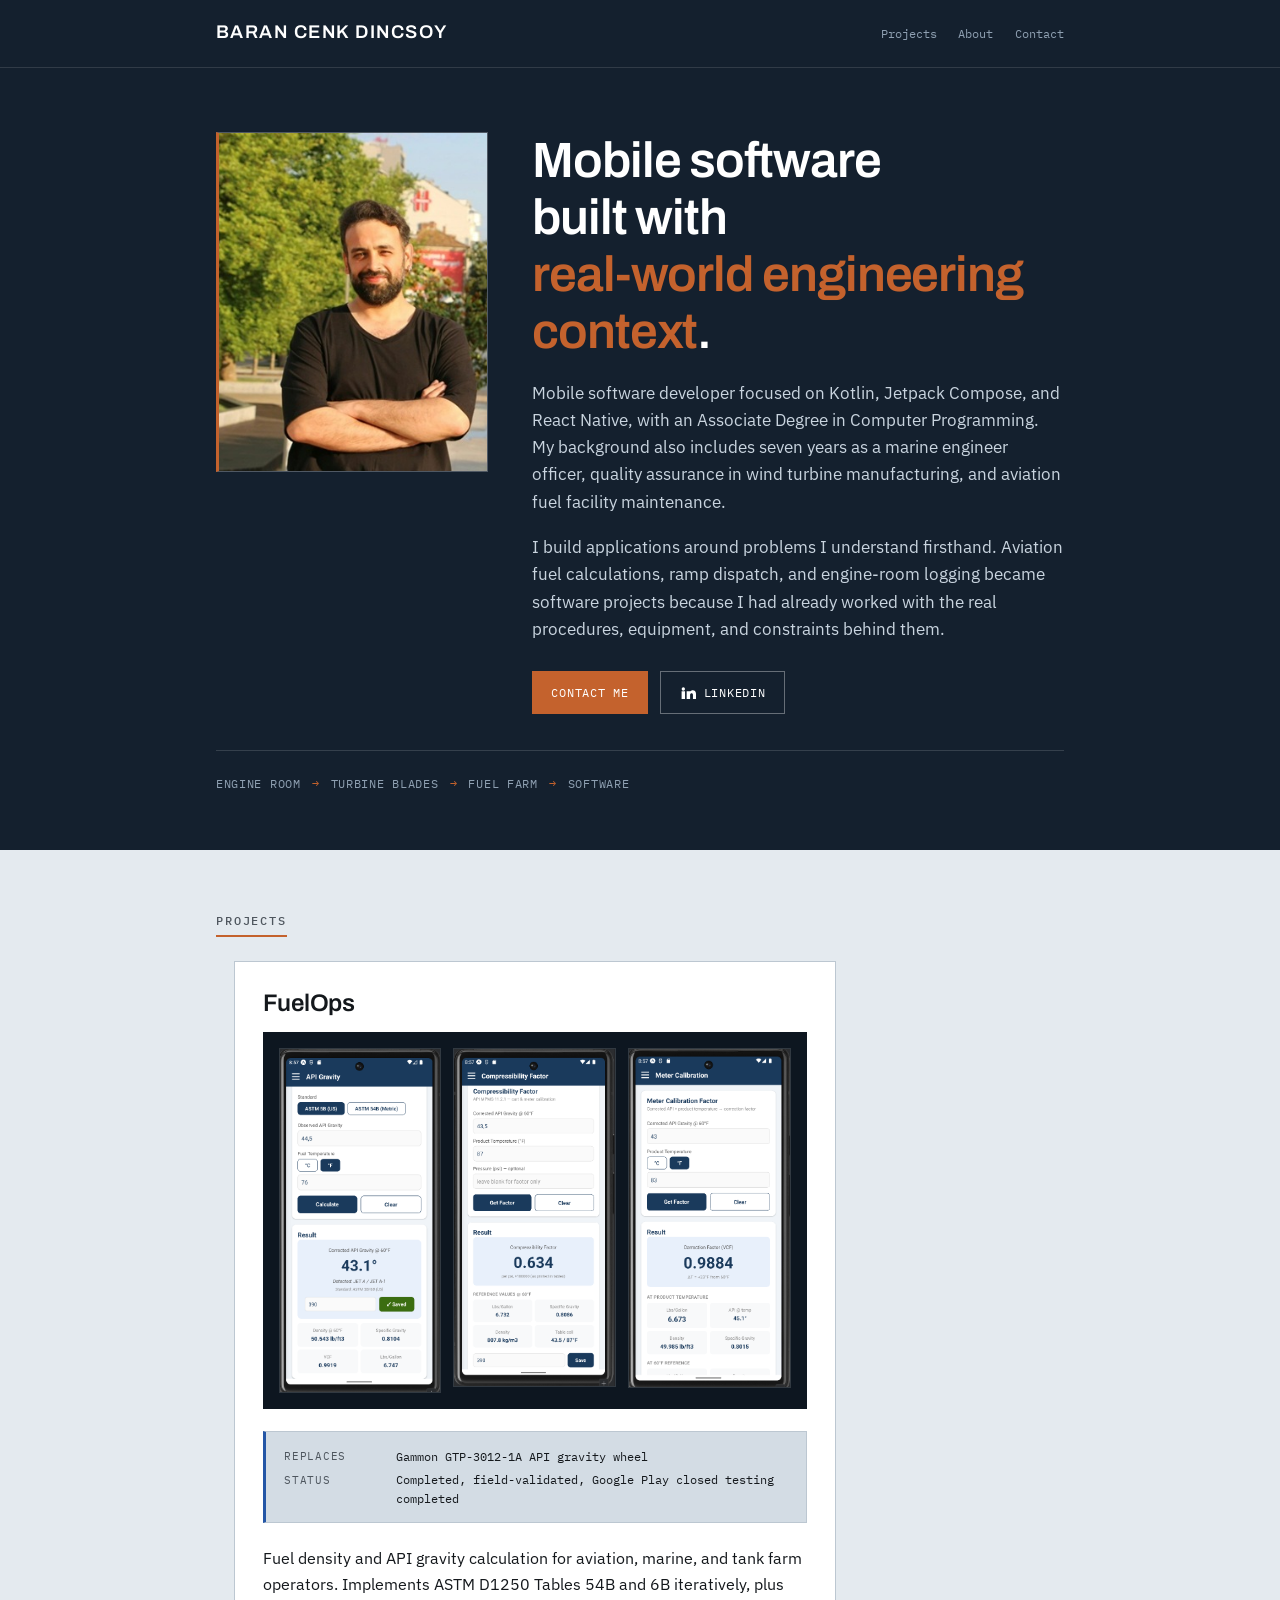
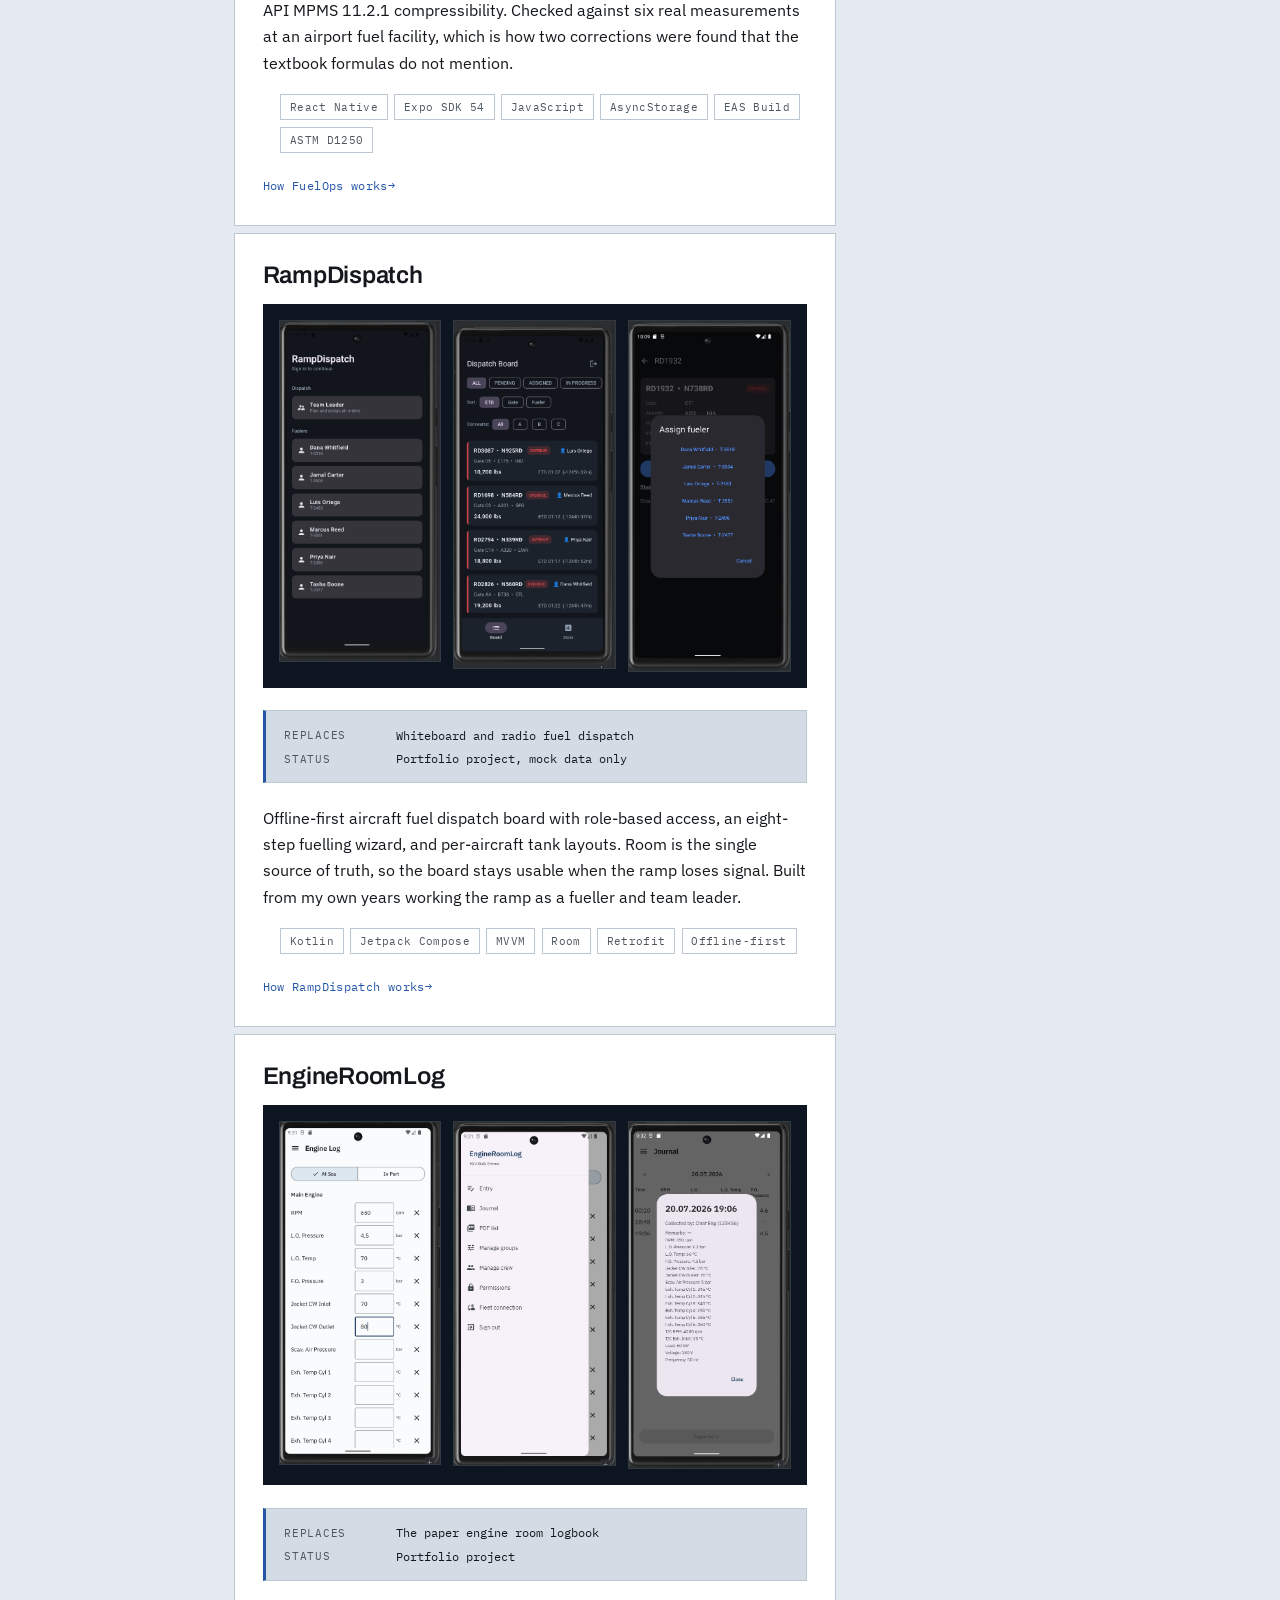
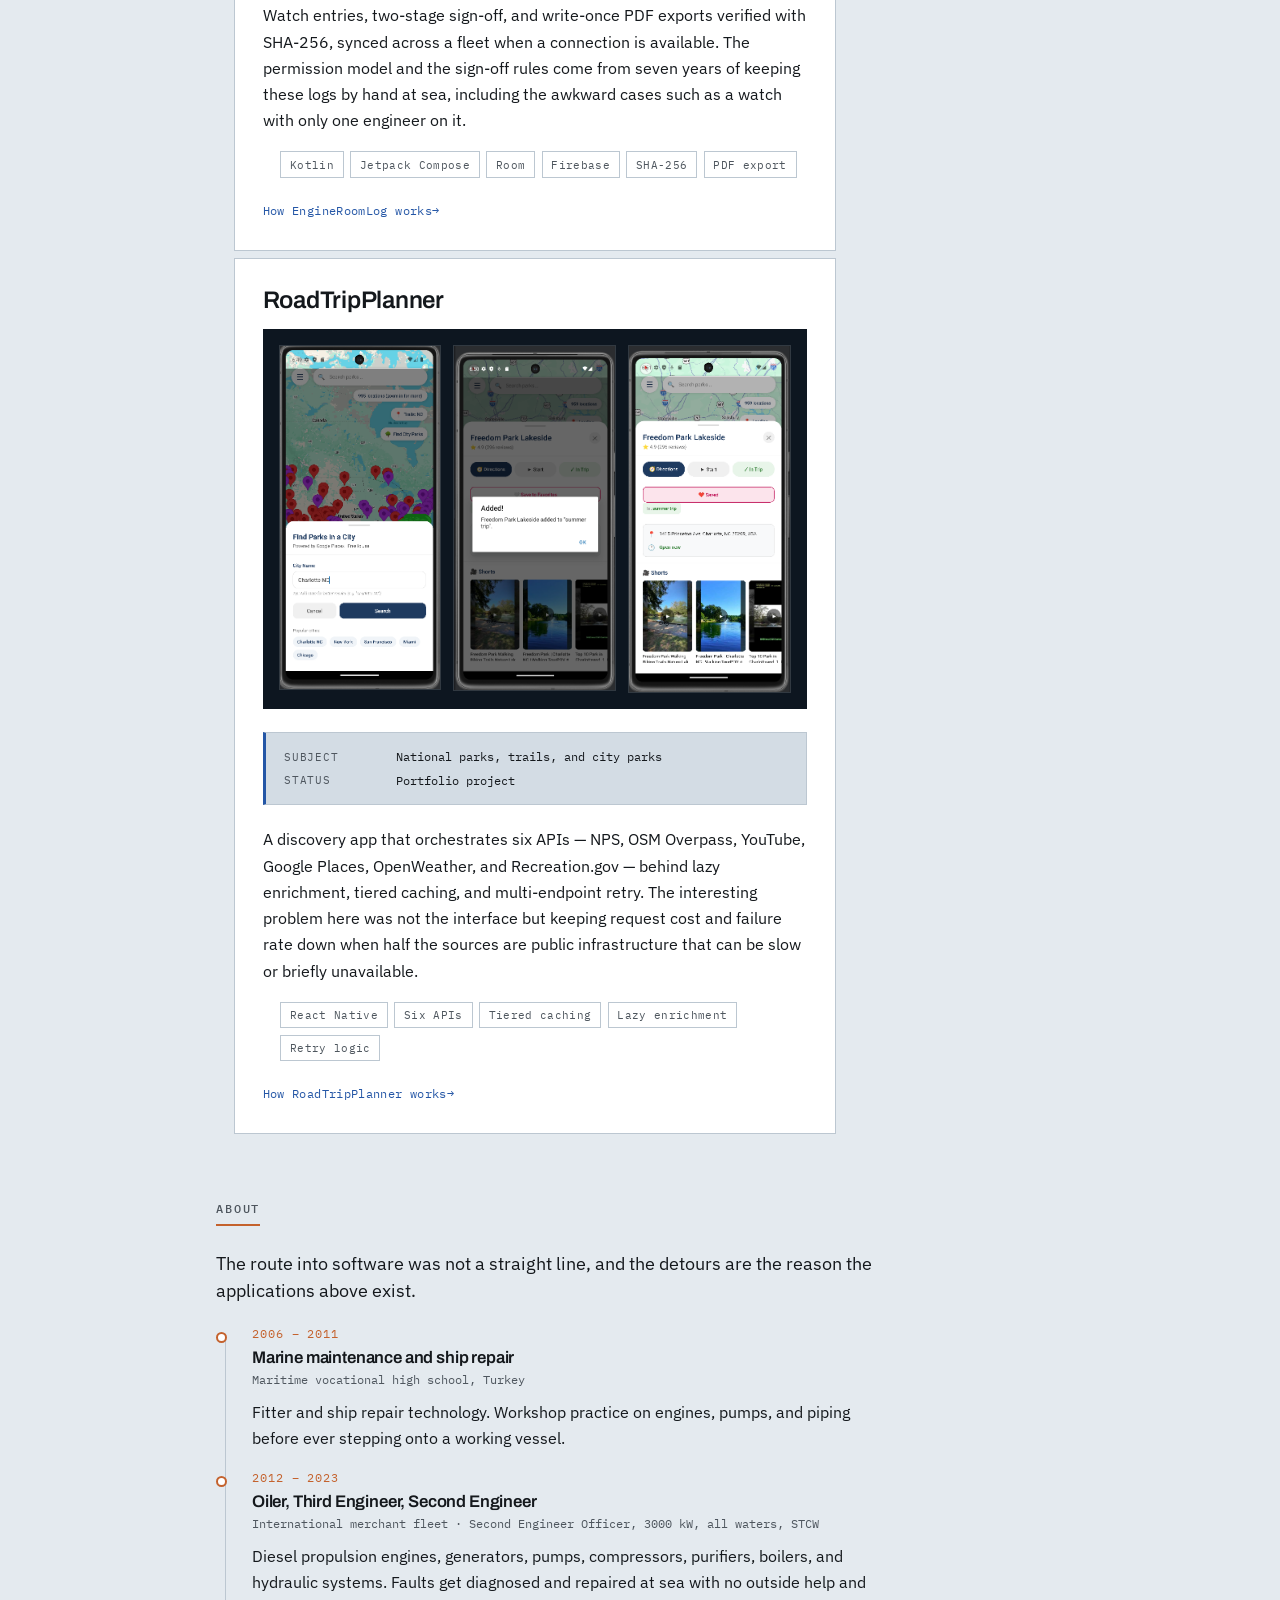
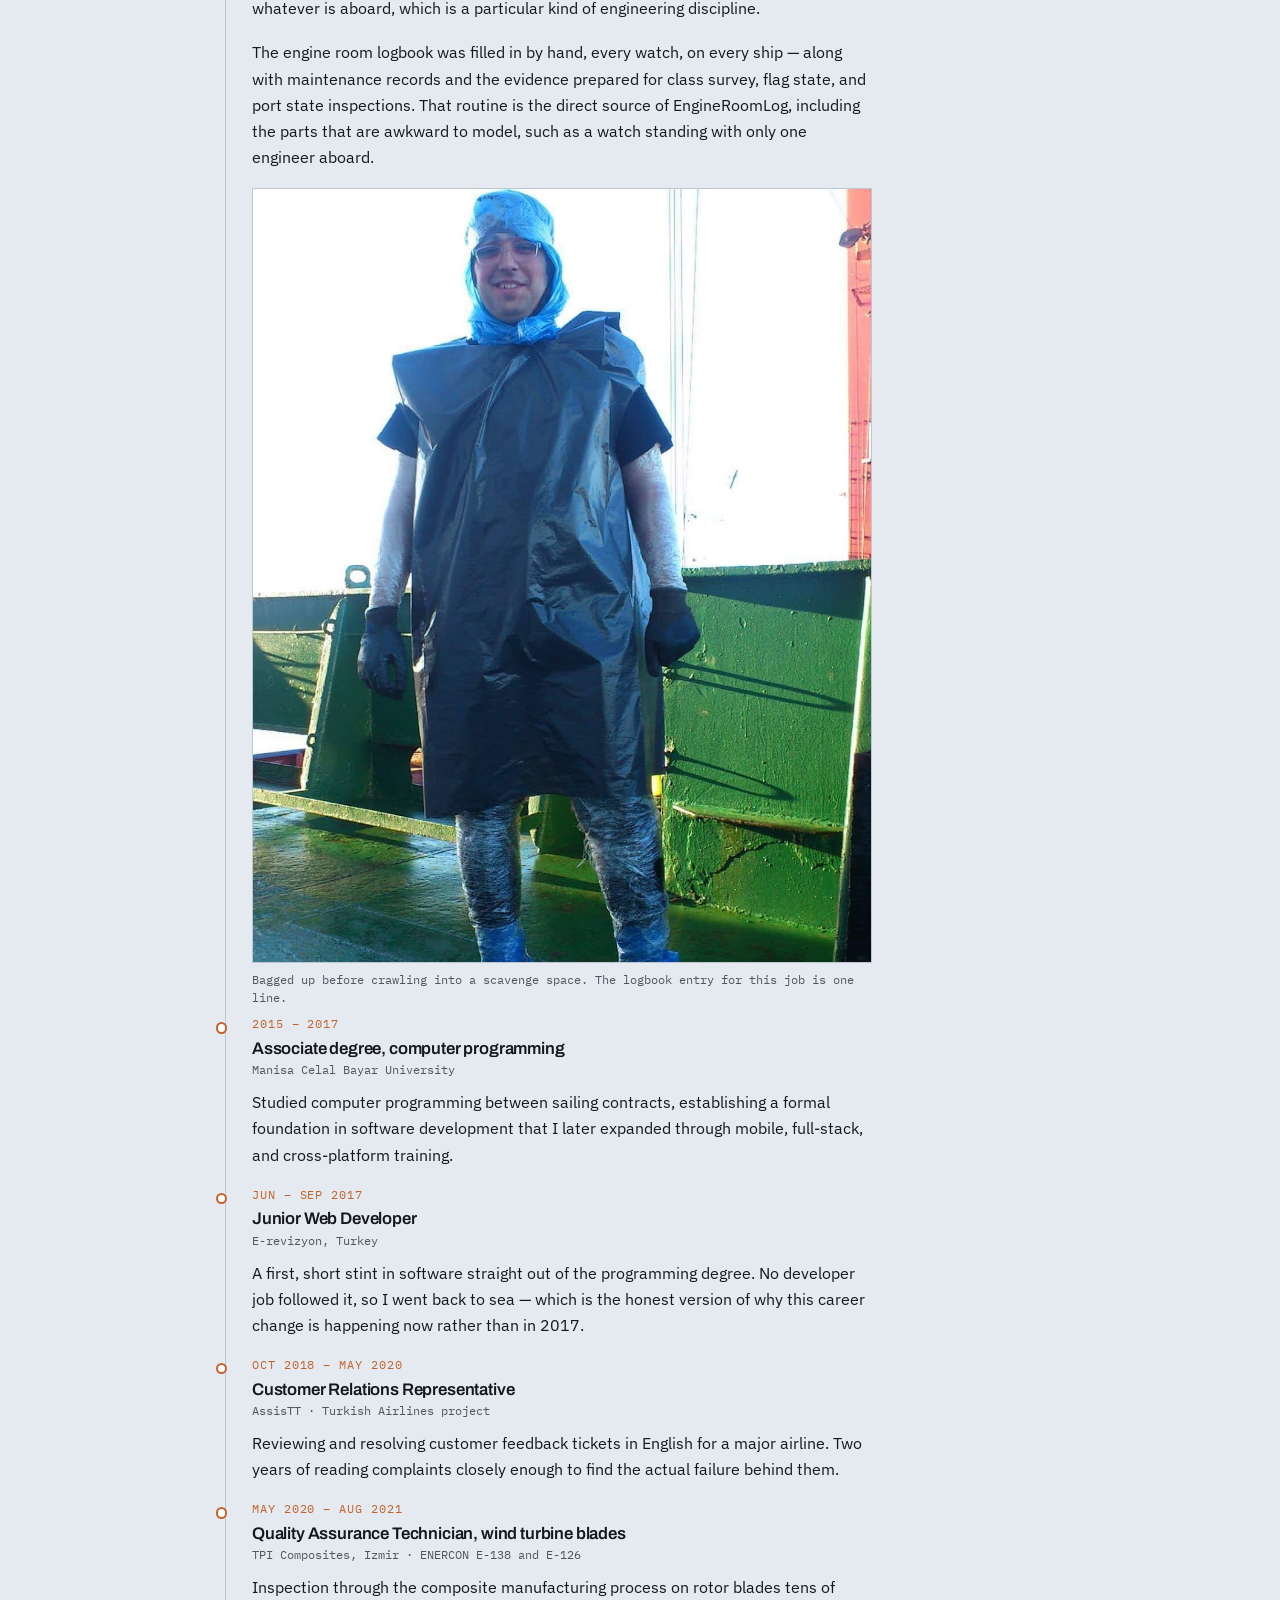
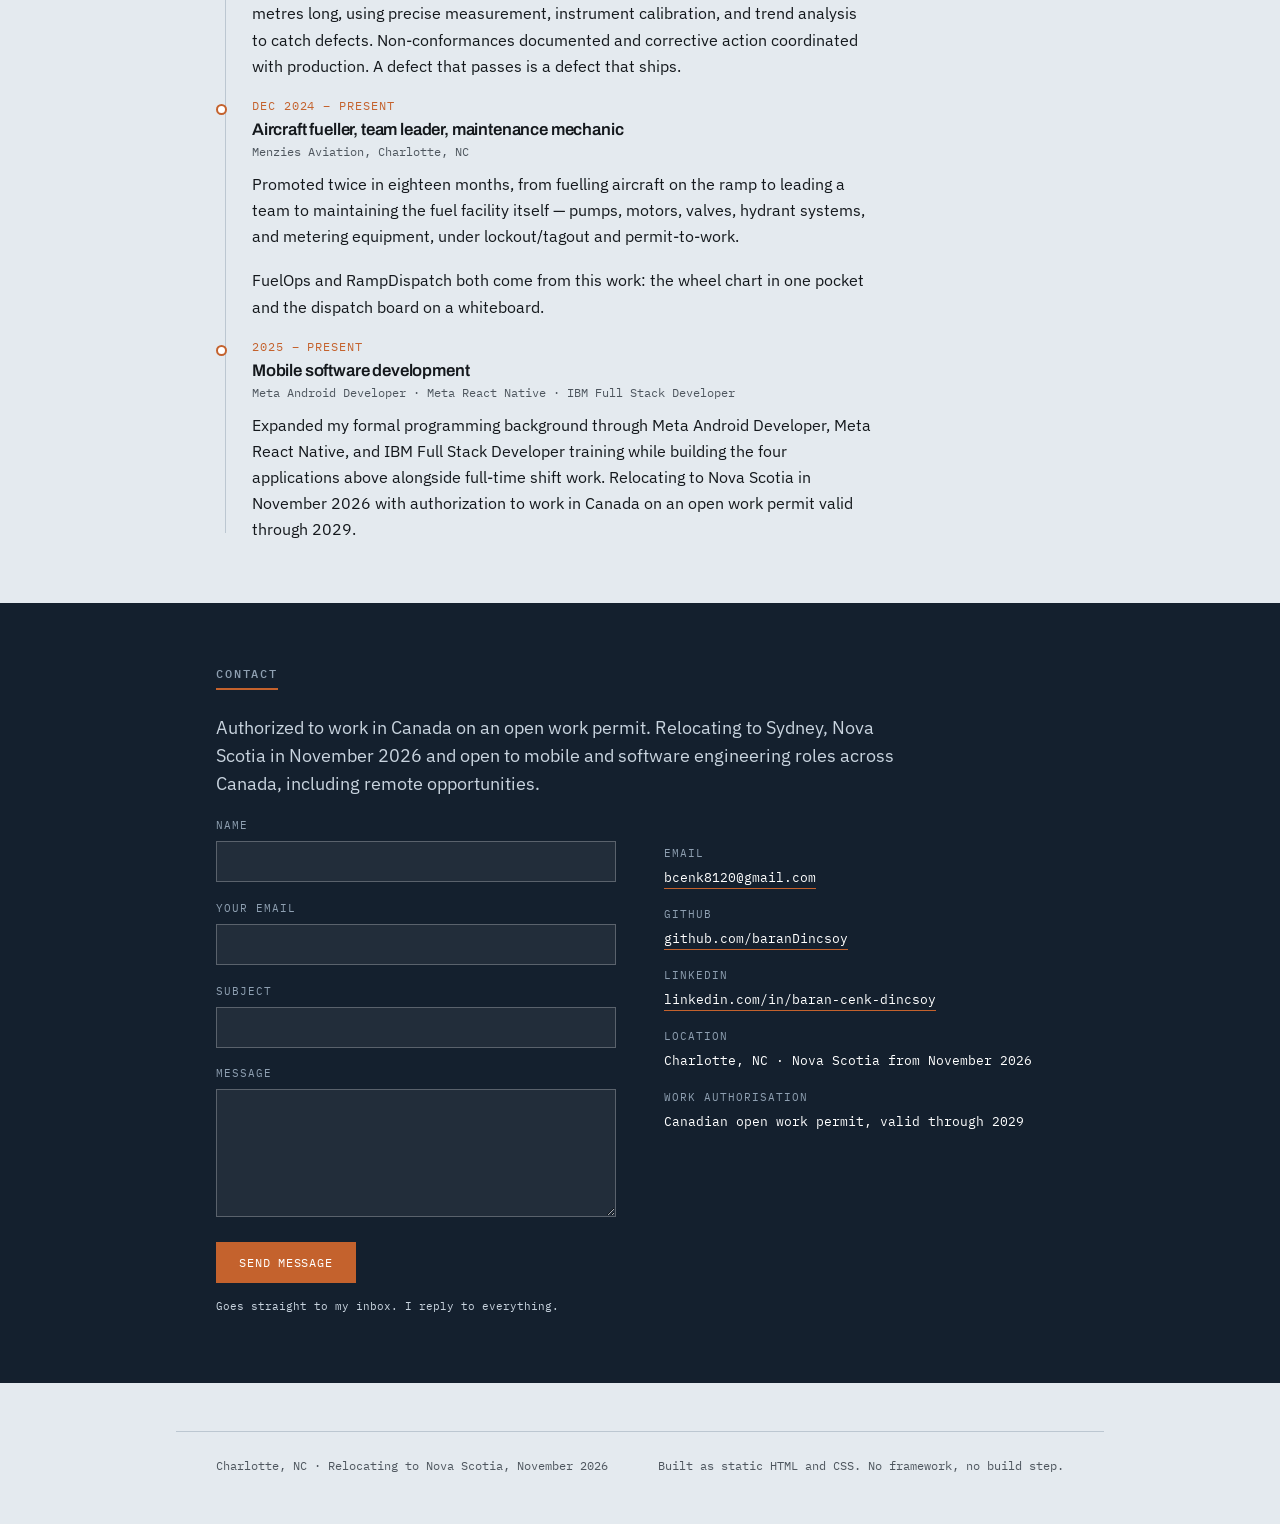
<file: index.html>
<!DOCTYPE html>
<html lang="en">
<head>
<meta charset="utf-8">
<meta name="viewport" content="width=device-width, initial-scale=1">
<title>Baran Cenk Dincsoy — Mobile Software Developer | Kotlin, Jetpack Compose & React Native</title>
<meta name="description" content="Mobile software developer specializing in Kotlin, Jetpack Compose and React Native, building applications informed by real aviation, marine and industrial engineering experience.">
<link rel="preconnect" href="https://fonts.googleapis.com">
<link rel="preconnect" href="https://fonts.gstatic.com" crossorigin>
<link href="https://fonts.googleapis.com/css2?family=Archivo:wght@500;600&family=IBM+Plex+Mono:wght@400;500&family=IBM+Plex+Sans:wght@400;500;600&display=swap" rel="stylesheet">
<link rel="stylesheet" href="/assets/site.css">
</head>
<body>

<a class="skip" href="#main">Skip to content</a>

<div class="topbar">

  <header class="masthead">
    <div class="wrap masthead-inner">
      <a class="wordmark" href="/">Baran Cenk Dincsoy</a>
      <nav aria-label="Sections">
        <a href="#projects">Projects</a>
        <a href="#about">About</a>
        <a href="#contact">Contact</a>
      </nav>
    </div>
  </header>

  <div class="hero wrap">
    <div class="hero-grid">
      <img class="portrait" src="/assets/images/portrait.jpg" alt="Baran Cenk Dincsoy">
      <div>
        <h1>Mobile software built with<br><span class="accent">real-world engineering context</span>.</h1>
        <p>Mobile software developer focused on Kotlin, Jetpack Compose, and React Native, with an Associate Degree in Computer Programming. My background also includes seven years as a marine engineer officer, quality assurance in wind turbine manufacturing, and aviation fuel facility maintenance.</p>
        <p>I build applications around problems I understand firsthand. Aviation fuel calculations, ramp dispatch, and engine-room logging became software projects because I had already worked with the real procedures, equipment, and constraints behind them.</p>
        <div class="actions">
          <a class="btn btn-solid" href="#contact">Contact me</a>
          <a class="btn btn-ghost" href="https://www.linkedin.com/in/baran-cenk-dincsoy-953367b4/">
            <svg viewBox="0 0 24 24" width="16" height="16" aria-hidden="true"><path d="M4.98 3.5a2.5 2.5 0 1 1 0 5 2.5 2.5 0 0 1 0-5zM2.4 21h5.16V9.24H2.4V21zM10 9.24V21h5.16v-6.2c0-3.28 4.28-3.55 4.28 0V21H24v-7.97c0-6.6-7.2-6.36-8.84-3.11V9.24H10z"/></svg>
            LinkedIn
          </a>
        </div>
      </div>
    </div>
    <div class="strip">
      <span>Engine room</span>
      <span>Turbine blades</span>
      <span>Fuel farm</span>
      <span>Software</span>
    </div>
  </div>

</div>

<main id="main">

  <section class="band wrap" id="projects">
    <h2>Projects</h2>
    <ul class="projects">

      <li class="project">
        <h3><a href="/fuelops/">FuelOps</a></h3>

        <div class="shot-strip">
          <img src="/assets/images/fuelops-1.png" alt="API gravity correction screen.">
          <img src="/assets/images/fuelops-2.png" alt="Compressibility factor screen.">
          <img src="/assets/images/fuelops-3.png" alt="Meter calibration factor screen.">
        </div>

        <dl class="plate">
          <dt>Replaces</dt><dd>Gammon GTP-3012-1A API gravity wheel</dd>
          <dt>Status</dt><dd>Completed, field-validated, Google Play closed testing completed</dd>
        </dl>

        <p>Fuel density and API gravity calculation for aviation, marine, and tank farm operators. Implements ASTM D1250 Tables 54B and 6B iteratively, plus API MPMS 11.2.1 compressibility. Checked against six real measurements at an airport fuel facility, which is how two corrections were found that the textbook formulas do not mention.</p>

        <ul class="chips">
          <li>React Native</li><li>Expo SDK 54</li><li>JavaScript</li>
          <li>AsyncStorage</li><li>EAS Build</li><li>ASTM D1250</li>
        </ul>

        <span class="more" aria-hidden="true">How FuelOps works</span>
      </li>

      <li class="project">
        <h3><a href="/rampdispatch/">RampDispatch</a></h3>

        <div class="shot-strip">
          <img src="/assets/images/rampdispatch-1.png" alt="Dispatch board with active orders.">
          <img src="/assets/images/rampdispatch-2.png" alt="Fuelling wizard step.">
          <img src="/assets/images/rampdispatch-3.png" alt="Stats dashboard.">
        </div>

        <dl class="plate">
          <dt>Replaces</dt><dd>Whiteboard and radio fuel dispatch</dd>
          <dt>Status</dt><dd>Portfolio project, mock data only</dd>
        </dl>

        <p>Offline-first aircraft fuel dispatch board with role-based access, an eight-step fuelling wizard, and per-aircraft tank layouts. Room is the single source of truth, so the board stays usable when the ramp loses signal. Built from my own years working the ramp as a fueller and team leader.</p>

        <ul class="chips">
          <li>Kotlin</li><li>Jetpack Compose</li><li>MVVM</li>
          <li>Room</li><li>Retrofit</li><li>Offline-first</li>
        </ul>

        <span class="more" aria-hidden="true">How RampDispatch works</span>
      </li>

      <li class="project">
        <h3><a href="/engineroomlog/">EngineRoomLog</a></h3>

        <div class="shot-strip">
          <img src="/assets/images/engineroomlog-1.png" alt="Watch entry form.">
          <img src="/assets/images/engineroomlog-2.png" alt="Journal grid for a day.">
          <img src="/assets/images/engineroomlog-3.png" alt="Exported PDF page.">
        </div>

        <dl class="plate">
          <dt>Replaces</dt><dd>The paper engine room logbook</dd>
          <dt>Status</dt><dd>Portfolio project</dd>
        </dl>

        <p>Watch entries, two-stage sign-off, and write-once PDF exports verified with SHA-256, synced across a fleet when a connection is available. The permission model and the sign-off rules come from seven years of keeping these logs by hand at sea, including the awkward cases such as a watch with only one engineer on it.</p>

        <ul class="chips">
          <li>Kotlin</li><li>Jetpack Compose</li><li>Room</li>
          <li>Firebase</li><li>SHA-256</li><li>PDF export</li>
        </ul>

        <span class="more" aria-hidden="true">How EngineRoomLog works</span>
      </li>

      <li class="project">
        <h3><a href="/roadtripplanner/">RoadTripPlanner</a></h3>

        <div class="shot-strip">
          <img src="/assets/images/roadtripplanner-1.png" alt="Map with park and trail markers.">
          <img src="/assets/images/roadtripplanner-2.png" alt="Park detail sheet.">
          <img src="/assets/images/roadtripplanner-3.png" alt="Trip detail with ordered stops.">
        </div>

        <dl class="plate">
          <dt>Subject</dt><dd>National parks, trails, and city parks</dd>
          <dt>Status</dt><dd>Portfolio project</dd>
        </dl>

        <p>A discovery app that orchestrates six APIs — NPS, OSM Overpass, YouTube, Google Places, OpenWeather, and Recreation.gov — behind lazy enrichment, tiered caching, and multi-endpoint retry. The interesting problem here was not the interface but keeping request cost and failure rate down when half the sources are public infrastructure that can be slow or briefly unavailable.</p>

        <ul class="chips">
          <li>React Native</li><li>Six APIs</li><li>Tiered caching</li>
          <li>Lazy enrichment</li><li>Retry logic</li>
        </ul>

        <span class="more" aria-hidden="true">How RoadTripPlanner works</span>
      </li>

    </ul>
  </section>

  <section class="band wrap" id="about">
    <h2>About</h2>
    <p class="lede">The route into software was not a straight line, and the detours are the reason the applications above exist.</p>

    <ol class="timeline">

      <li class="entry">
        <span class="when">2006 &ndash; 2011</span>
        <h3>Marine maintenance and ship repair</h3>
        <span class="where">Maritime vocational high school, Turkey</span>
        <p>Fitter and ship repair technology. Workshop practice on engines, pumps, and piping before ever stepping onto a working vessel.</p>
      </li>

      <li class="entry">
        <span class="when">2012 &ndash; 2023</span>
        <h3>Oiler, Third Engineer, Second Engineer</h3>
        <span class="where">International merchant fleet &middot; Second Engineer Officer, 3000 kW, all waters, STCW</span>
        <p>Diesel propulsion engines, generators, pumps, compressors, purifiers, boilers, and hydraulic systems. Faults get diagnosed and repaired at sea with no outside help and whatever is aboard, which is a particular kind of engineering discipline.</p>
        <p>The engine room logbook was filled in by hand, every watch, on every ship — along with maintenance records and the evidence prepared for class survey, flag state, and port state inspections. That routine is the direct source of EngineRoomLog, including the parts that are awkward to model, such as a watch standing with only one engineer aboard.</p>
        <figure>
          <img src="/assets/images/about-sea.jpg" alt="Wrapped in plastic sheeting before entering a scavenge space to clean it.">
          <figcaption>Bagged up before crawling into a scavenge space. The logbook entry for this job is one line.</figcaption>
        </figure>
      </li>

      <li class="entry">
        <span class="when">2015 &ndash; 2017</span>
        <h3>Associate degree, computer programming</h3>
        <span class="where">Manisa Celal Bayar University</span>
        <p>Studied computer programming between sailing contracts, establishing a formal foundation in software development that I later expanded through mobile, full-stack, and cross-platform training.</p>
      </li>

      <li class="entry">
        <span class="when">Jun &ndash; Sep 2017</span>
        <h3>Junior Web Developer</h3>
        <span class="where">E-revizyon, Turkey</span>
        <p>A first, short stint in software straight out of the programming degree. No developer job followed it, so I went back to sea — which is the honest version of why this career change is happening now rather than in 2017.</p>
      </li>

      <li class="entry">
        <span class="when">Oct 2018 &ndash; May 2020</span>
        <h3>Customer Relations Representative</h3>
        <span class="where">AssisTT &middot; Turkish Airlines project</span>
        <p>Reviewing and resolving customer feedback tickets in English for a major airline. Two years of reading complaints closely enough to find the actual failure behind them.</p>
      </li>

      <li class="entry">
        <span class="when">May 2020 &ndash; Aug 2021</span>
        <h3>Quality Assurance Technician, wind turbine blades</h3>
        <span class="where">TPI Composites, Izmir &middot; ENERCON E-138 and E-126</span>
        <p>Inspection through the composite manufacturing process on rotor blades tens of metres long, using precise measurement, instrument calibration, and trend analysis to catch defects. Non-conformances documented and corrective action coordinated with production. A defect that passes is a defect that ships.</p>
      </li>

      <li class="entry">
        <span class="when">Dec 2024 &ndash; present</span>
        <h3>Aircraft fueller, team leader, maintenance mechanic</h3>
        <span class="where">Menzies Aviation, Charlotte, NC</span>
        <p>Promoted twice in eighteen months, from fuelling aircraft on the ramp to leading a team to maintaining the fuel facility itself — pumps, motors, valves, hydrant systems, and metering equipment, under lockout/tagout and permit-to-work.</p>
        <p>FuelOps and RampDispatch both come from this work: the wheel chart in one pocket and the dispatch board on a whiteboard.</p>
      </li>

      <li class="entry">
        <span class="when">2025 &ndash; present</span>
        <h3>Mobile software development</h3>
        <span class="where">Meta Android Developer &middot; Meta React Native &middot; IBM Full Stack Developer</span>
        <p>Expanded my formal programming background through Meta Android Developer, Meta React Native, and IBM Full Stack Developer training while building the four applications above alongside full-time shift work. Relocating to Nova Scotia in November 2026 with authorization to work in Canada on an open work permit valid through 2029.</p>
      </li>

    </ol>
  </section>

</main>

<section class="contact" id="contact">
  <div class="wrap">
    <h2>Contact</h2>
    <p class="lede">Authorized to work in Canada on an open work permit. Relocating to Sydney, Nova Scotia in November 2026 and open to mobile and software engineering roles across Canada, including remote opportunities.</p>

    <div class="contact-grid">

      <form action="https://formspree.io/f/xnpadypy" method="POST">
        <label class="field">
          <span>Name</span>
          <input type="text" name="name" required>
        </label>
        <label class="field">
          <span>Your email</span>
          <input type="email" name="email" required>
        </label>
        <label class="field">
          <span>Subject</span>
          <input type="text" name="subject" required>
        </label>
        <label class="field">
          <span>Message</span>
          <textarea name="message" required></textarea>
        </label>
        <button class="btn-submit" type="submit">Send message</button>
        <p class="form-note">Goes straight to my inbox. I reply to everything.</p>
      </form>

      <ul class="contact-links">
        <li>
          <span class="label">Email</span>
          <a href="mailto:bcenk8120@gmail.com">bcenk8120@gmail.com</a>
        </li>
        <li>
          <span class="label">GitHub</span>
          <a href="https://github.com/baranDincsoy">github.com/baranDincsoy</a>
        </li>
        <li>
          <span class="label">LinkedIn</span>
          <a href="https://www.linkedin.com/in/baran-cenk-dincsoy-953367b4/">linkedin.com/in/baran-cenk-dincsoy</a>
        </li>
        <li>
          <span class="label">Location</span>
          <span>Charlotte, NC &middot; Nova Scotia from November 2026</span>
        </li>
        <li>
          <span class="label">Work authorisation</span>
          <span>Canadian open work permit, valid through 2029</span>
        </li>
      </ul>

    </div>
  </div>
</section>

<footer class="colophon wrap">
  <span>Charlotte, NC &middot; Relocating to Nova Scotia, November 2026</span>
  <span>Built as static HTML and CSS. No framework, no build step.</span>
</footer>

</body>
</html>
</file>
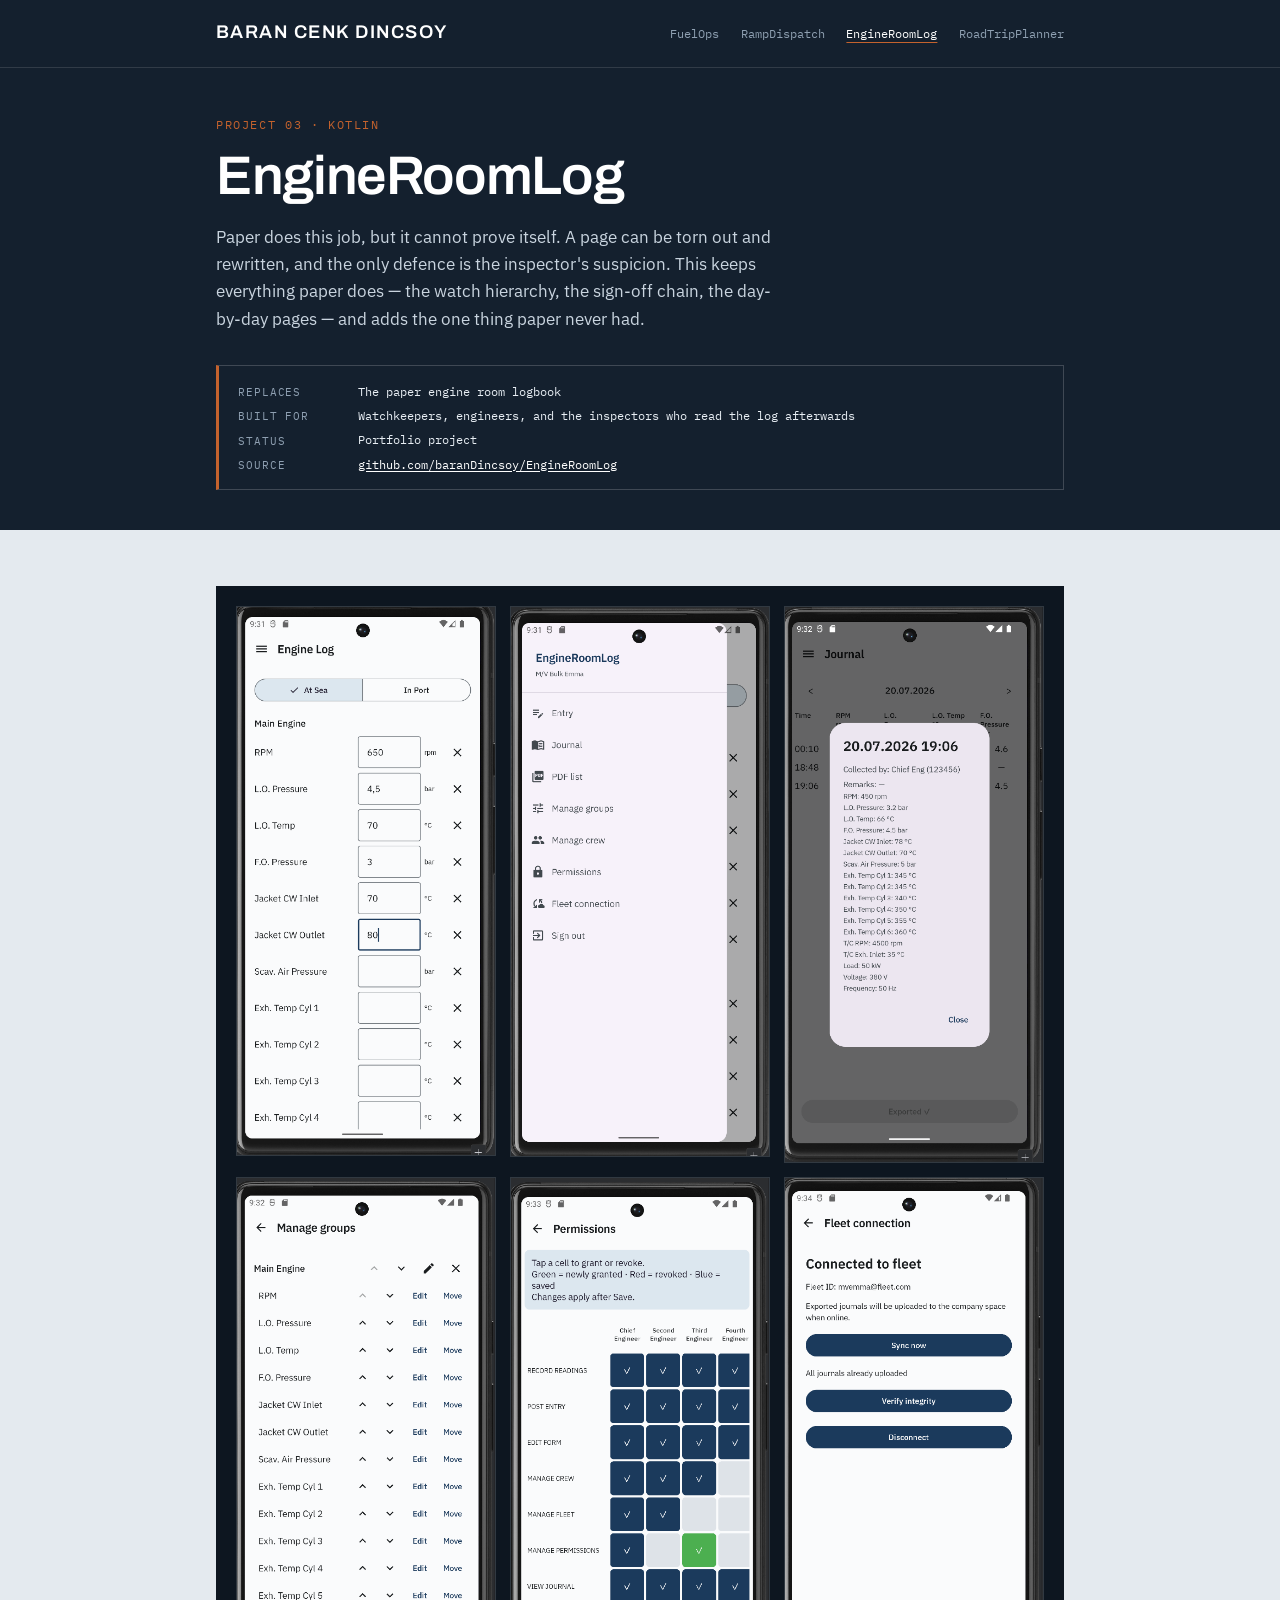
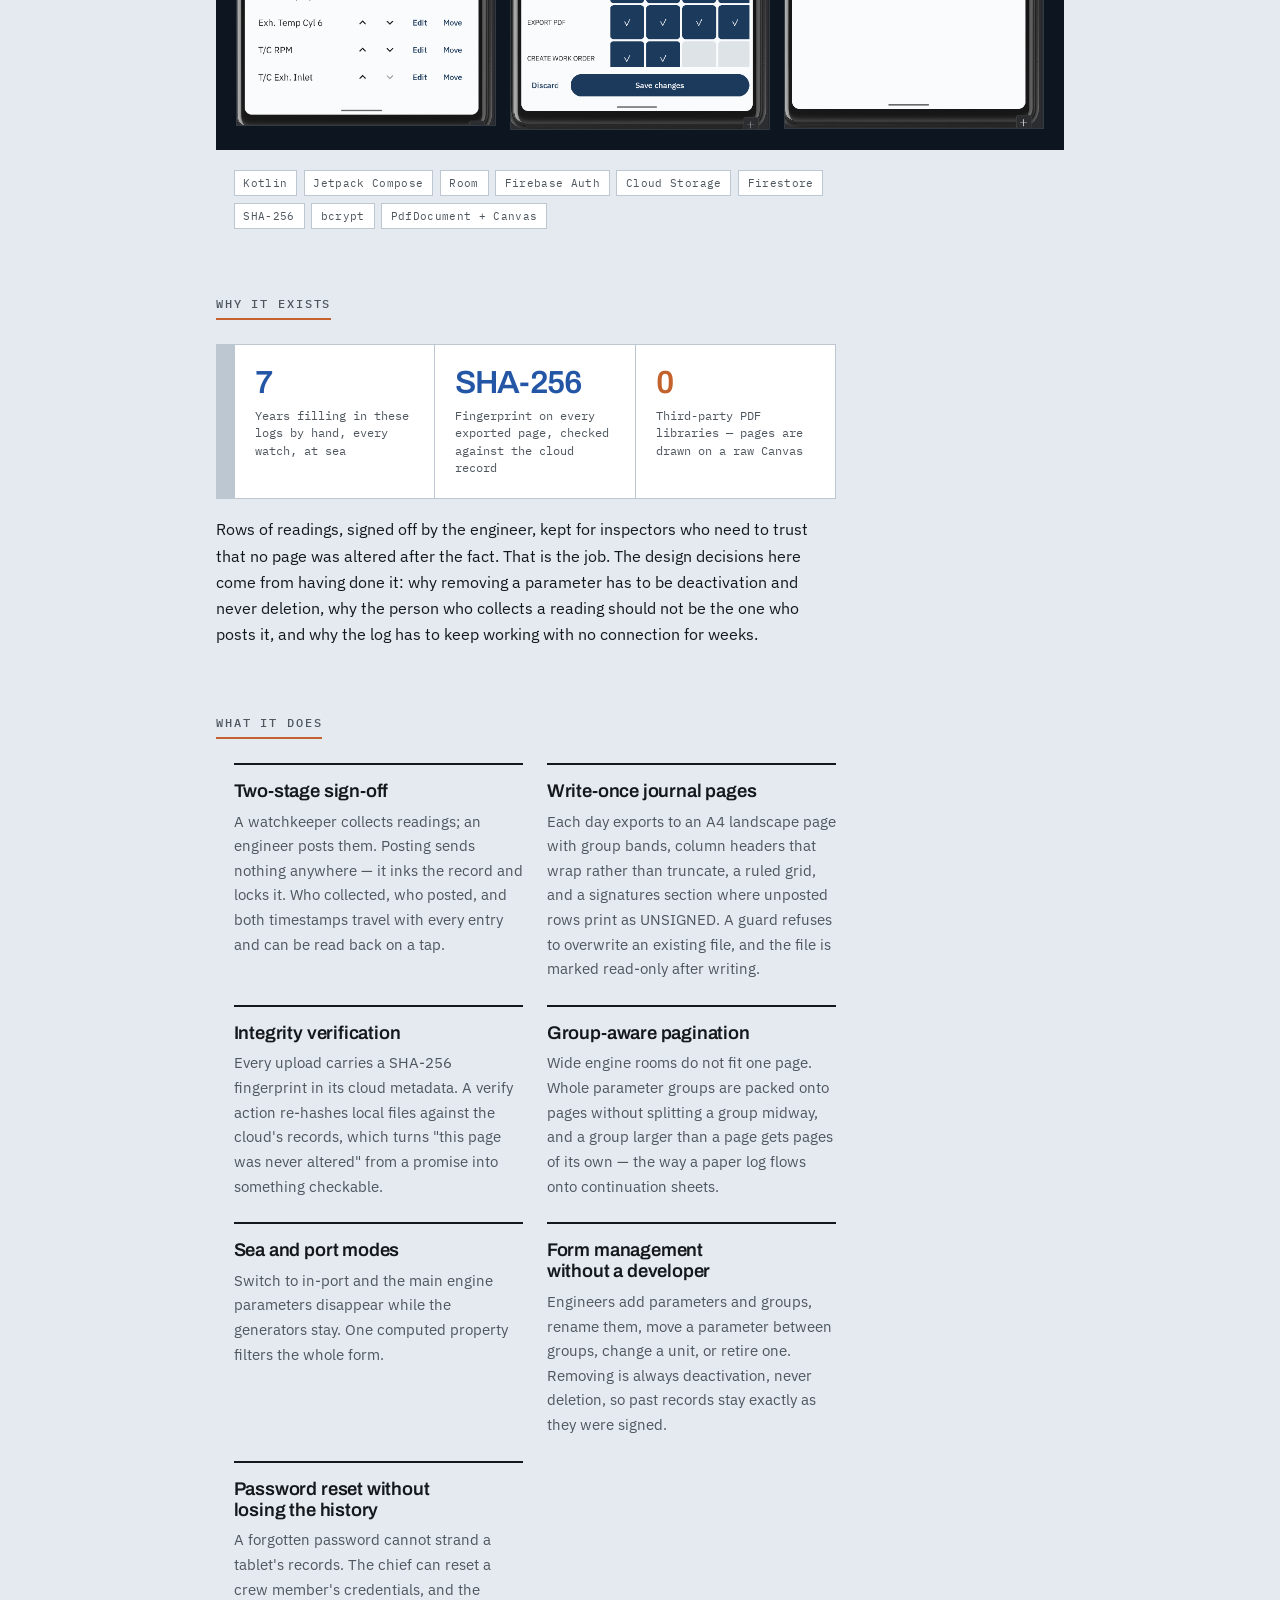
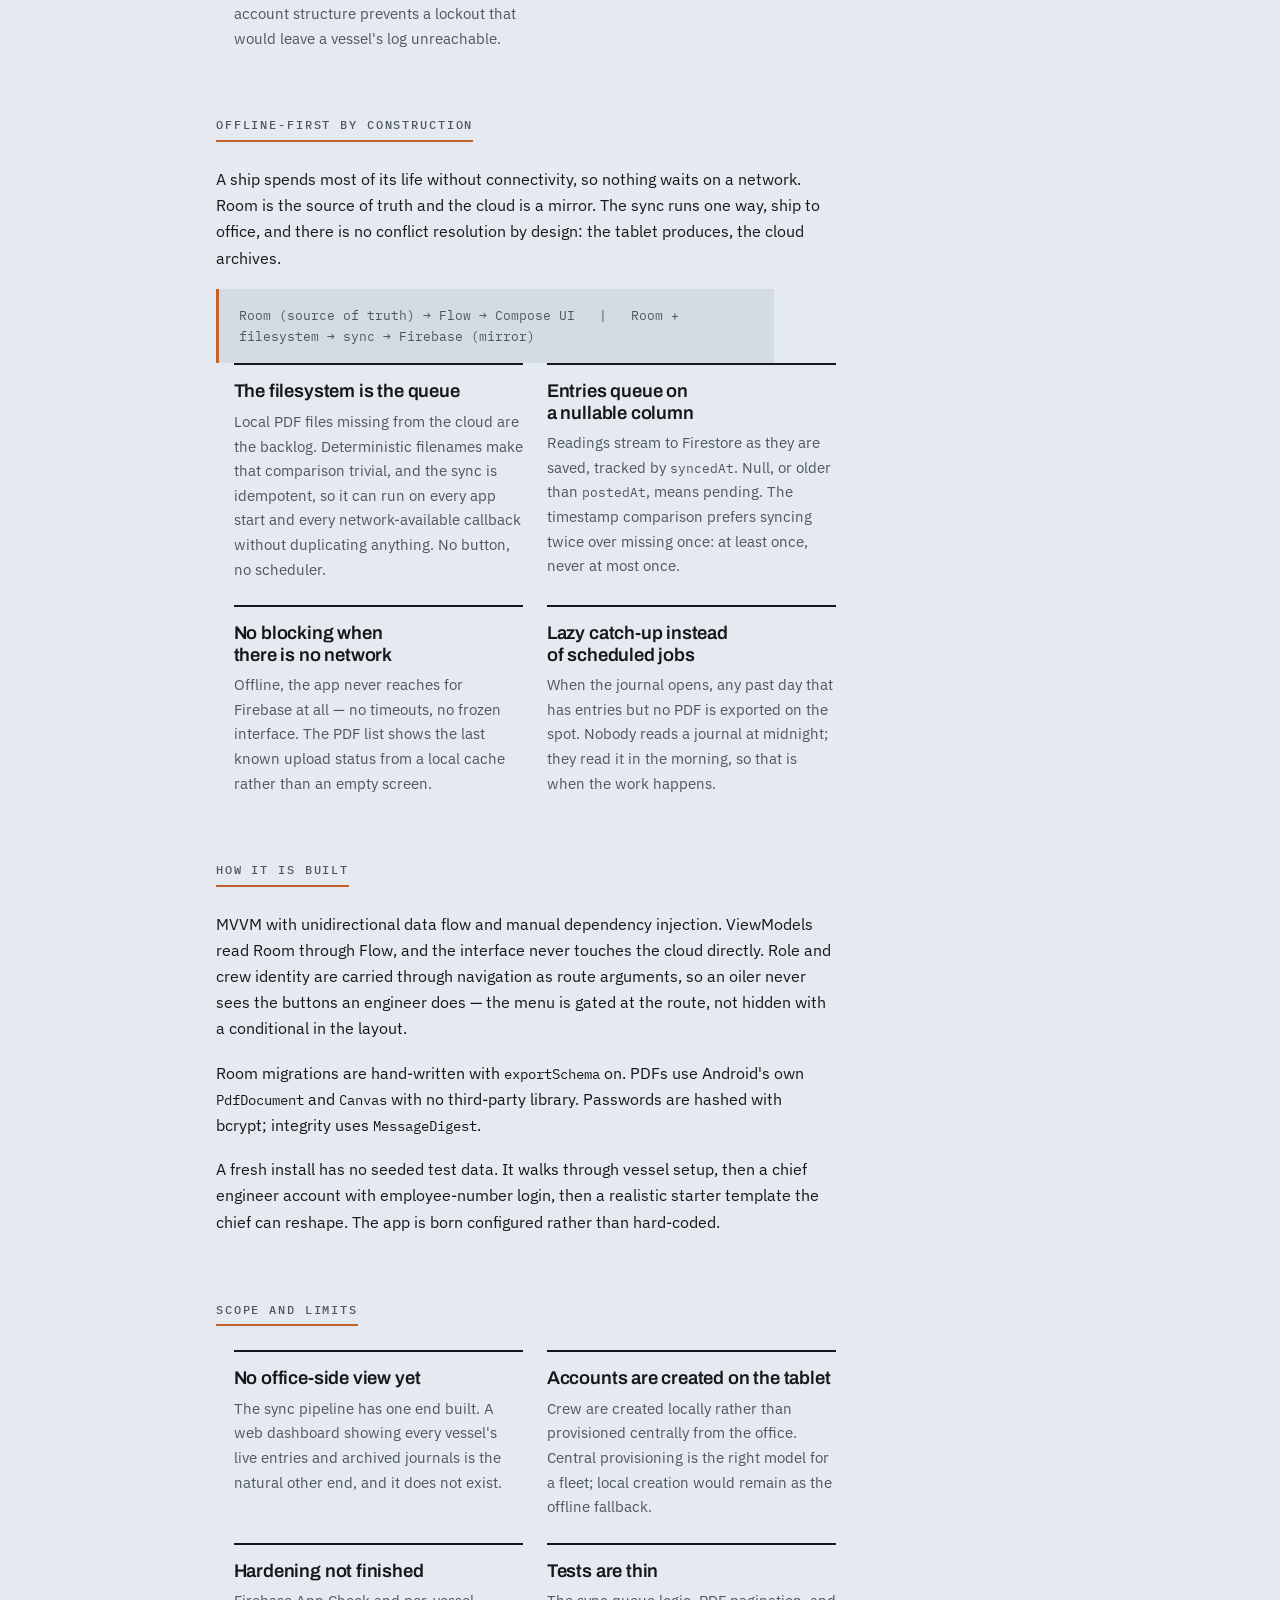
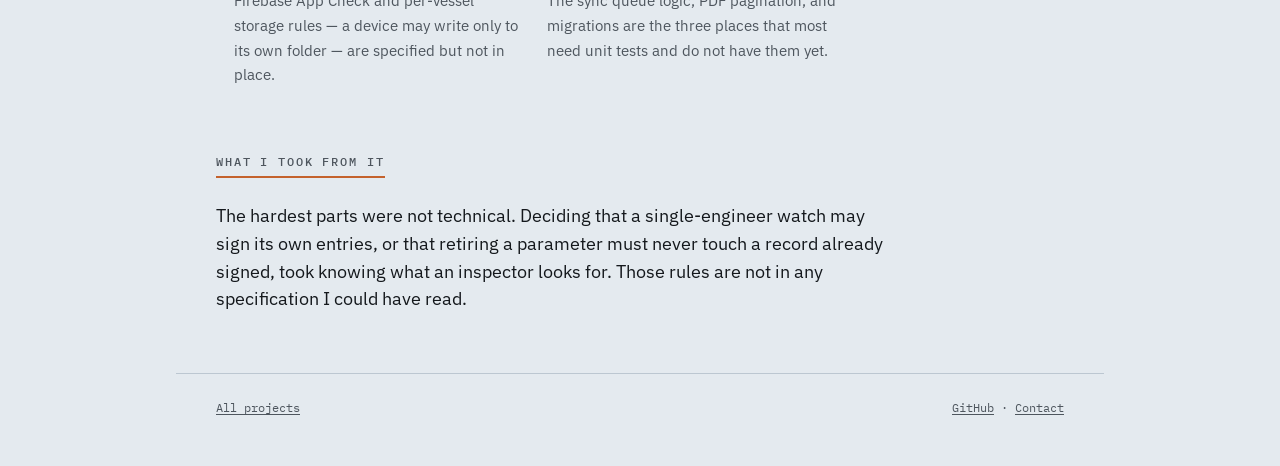
<file: engineroomlog/index.html>
<!DOCTYPE html>
<html lang="en">
<head>
<meta charset="utf-8">
<meta name="viewport" content="width=device-width, initial-scale=1">
<title>EngineRoomLog — Baran Cenk Dincsoy</title>
<meta name="description" content="An offline-first Android replacement for the paper engine room logbook, with two-stage sign-off, write-once PDFs verified by SHA-256, and fleet sync.">
<link rel="preconnect" href="https://fonts.googleapis.com">
<link rel="preconnect" href="https://fonts.gstatic.com" crossorigin>
<link href="https://fonts.googleapis.com/css2?family=Archivo:wght@500;600&family=IBM+Plex+Mono:wght@400;500&family=IBM+Plex+Sans:wght@400;500;600&display=swap" rel="stylesheet">
<link rel="stylesheet" href="/assets/site.css">
</head>
<body>

<a class="skip" href="#main">Skip to content</a>

<div class="topbar">

  <header class="masthead">
    <div class="wrap masthead-inner">
      <a class="wordmark" href="/">Baran Cenk Dincsoy</a>
      <nav aria-label="Projects">
        <a href="/fuelops/">FuelOps</a>
        <a href="/rampdispatch/">RampDispatch</a>
        <a href="/engineroomlog/" aria-current="page">EngineRoomLog</a>
        <a href="/roadtripplanner/">RoadTripPlanner</a>
      </nav>
    </div>
  </header>

  <div class="page-hero wrap">
    <span class="kicker">Project 03 &middot; Kotlin</span>
    <h1>EngineRoomLog</h1>
    <p>Paper does this job, but it cannot prove itself. A page can be torn out and rewritten, and the only defence is the inspector's suspicion. This keeps everything paper does — the watch hierarchy, the sign-off chain, the day-by-day pages — and adds the one thing paper never had.</p>
    <dl class="plate-dark">
      <dt>Replaces</dt><dd>The paper engine room logbook</dd>
      <dt>Built for</dt><dd>Watchkeepers, engineers, and the inspectors who read the log afterwards</dd>
      <dt>Status</dt><dd>Portfolio project</dd>
      <dt>Source</dt><dd><a href="https://github.com/baranDincsoy/EngineRoomLog">github.com/baranDincsoy/EngineRoomLog</a></dd>
    </dl>
  </div>

</div>

<main id="main">

  <!-- Drop the screenshots into /assets/images/, then delete the placeholder
       below and uncomment the .shots block. -->
  <section class="band wrap">
    <div class="shots">
      <a href="/assets/images/engineroomlog-1.png" target="_blank" rel="noopener"><img src="/assets/images/engineroomlog-1.png" alt="Login screen."></a>
      <a href="/assets/images/engineroomlog-2.png" target="_blank" rel="noopener"><img src="/assets/images/engineroomlog-2.png" alt="Watch entry form."></a>
      <a href="/assets/images/engineroomlog-3.png" target="_blank" rel="noopener"><img src="/assets/images/engineroomlog-3.png" alt="Journal grid for a day."></a>
      <a href="/assets/images/engineroomlog-4.png" target="_blank" rel="noopener"><img src="/assets/images/engineroomlog-4.png" alt="Row detail showing who collected and who posted."></a>
      <a href="/assets/images/engineroomlog-5.png" target="_blank" rel="noopener"><img src="/assets/images/engineroomlog-5.png" alt="Exported PDF page."></a>
      <a href="/assets/images/engineroomlog-6.png" target="_blank" rel="noopener"><img src="/assets/images/engineroomlog-6.png" alt="Fleet connection and integrity verification."></a>
    </div>
    <ul class="chips">
      <li>Kotlin</li><li>Jetpack Compose</li><li>Room</li>
      <li>Firebase Auth</li><li>Cloud Storage</li><li>Firestore</li>
      <li>SHA-256</li><li>bcrypt</li><li>PdfDocument + Canvas</li>
    </ul>
  </section>

  <section class="band wrap">
    <h2>Why it exists</h2>

    <ul class="stats">
      <li>
        <span class="figure">7</span>
        <span class="caption">Years filling in these logs by hand, every watch, at sea</span>
      </li>
      <li>
        <span class="figure">SHA-256</span>
        <span class="caption">Fingerprint on every exported page, checked against the cloud record</span>
      </li>
      <li>
        <span class="figure warm">0</span>
        <span class="caption">Third-party PDF libraries — pages are drawn on a raw Canvas</span>
      </li>
    </ul>

    <p>Rows of readings, signed off by the engineer, kept for inspectors who need to trust that no page was altered after the fact. That is the job. The design decisions here come from having done it: why removing a parameter has to be deactivation and never deletion, why the person who collects a reading should not be the one who posts it, and why the log has to keep working with no connection for weeks.</p>
  </section>

  <section class="band wrap">
    <h2>What it does</h2>
    <ul class="features">
      <li>
        <h3>Two-stage sign-off</h3>
        <p>A watchkeeper collects readings; an engineer posts them. Posting sends nothing anywhere — it inks the record and locks it. Who collected, who posted, and both timestamps travel with every entry and can be read back on a tap.</p>
      </li>
      <li>
        <h3>Write-once journal pages</h3>
        <p>Each day exports to an A4 landscape page with group bands, column headers that wrap rather than truncate, a ruled grid, and a signatures section where unposted rows print as UNSIGNED. A guard refuses to overwrite an existing file, and the file is marked read-only after writing.</p>
      </li>
      <li>
        <h3>Integrity verification</h3>
        <p>Every upload carries a SHA-256 fingerprint in its cloud metadata. A verify action re-hashes local files against the cloud's records, which turns "this page was never altered" from a promise into something checkable.</p>
      </li>
      <li>
        <h3>Group-aware pagination</h3>
        <p>Wide engine rooms do not fit one page. Whole parameter groups are packed onto pages without splitting a group midway, and a group larger than a page gets pages of its own — the way a paper log flows onto continuation sheets.</p>
      </li>
      <li>
        <h3>Sea and port modes</h3>
        <p>Switch to in-port and the main engine parameters disappear while the generators stay. One computed property filters the whole form.</p>
      </li>
      <li>
        <h3>Form management without a developer</h3>
        <p>Engineers add parameters and groups, rename them, move a parameter between groups, change a unit, or retire one. Removing is always deactivation, never deletion, so past records stay exactly as they were signed.</p>
      </li>
      <li>
        <h3>Password reset without losing the history</h3>
        <p>A forgotten password cannot strand a tablet's records. The chief can reset a crew member's credentials, and the account structure prevents a lockout that would leave a vessel's log unreachable.</p>
      </li>
    </ul>
  </section>

  <section class="band wrap">
    <h2>Offline-first by construction</h2>
    <p>A ship spends most of its life without connectivity, so nothing waits on a network. Room is the source of truth and the cloud is a mirror. The sync runs one way, ship to office, and there is no conflict resolution by design: the tablet produces, the cloud archives.</p>
    <div class="note">
      <p class="mono">Room (source of truth) &rarr; Flow &rarr; Compose UI &nbsp;&nbsp;|&nbsp;&nbsp; Room + filesystem &rarr; sync &rarr; Firebase (mirror)</p>
    </div>
    <ul class="features">
      <li>
        <h3>The filesystem is the queue</h3>
        <p>Local PDF files missing from the cloud are the backlog. Deterministic filenames make that comparison trivial, and the sync is idempotent, so it can run on every app start and every network-available callback without duplicating anything. No button, no scheduler.</p>
      </li>
      <li>
        <h3>Entries queue on a nullable column</h3>
        <p>Readings stream to Firestore as they are saved, tracked by <code>syncedAt</code>. Null, or older than <code>postedAt</code>, means pending. The timestamp comparison prefers syncing twice over missing once: at least once, never at most once.</p>
      </li>
      <li>
        <h3>No blocking when there is no network</h3>
        <p>Offline, the app never reaches for Firebase at all — no timeouts, no frozen interface. The PDF list shows the last known upload status from a local cache rather than an empty screen.</p>
      </li>
      <li>
        <h3>Lazy catch-up instead of scheduled jobs</h3>
        <p>When the journal opens, any past day that has entries but no PDF is exported on the spot. Nobody reads a journal at midnight; they read it in the morning, so that is when the work happens.</p>
      </li>
    </ul>
  </section>

  <section class="band wrap">
    <h2>How it is built</h2>
    <p>MVVM with unidirectional data flow and manual dependency injection. ViewModels read Room through Flow, and the interface never touches the cloud directly. Role and crew identity are carried through navigation as route arguments, so an oiler never sees the buttons an engineer does — the menu is gated at the route, not hidden with a conditional in the layout.</p>
    <p>Room migrations are hand-written with <code>exportSchema</code> on. PDFs use Android's own <code>PdfDocument</code> and <code>Canvas</code> with no third-party library. Passwords are hashed with bcrypt; integrity uses <code>MessageDigest</code>.</p>
    <p>A fresh install has no seeded test data. It walks through vessel setup, then a chief engineer account with employee-number login, then a realistic starter template the chief can reshape. The app is born configured rather than hard-coded.</p>
  </section>

  <section class="band wrap">
    <h2>Scope and limits</h2>
    <ul class="features">
      <li>
        <h3>No office-side view yet</h3>
        <p>The sync pipeline has one end built. A web dashboard showing every vessel's live entries and archived journals is the natural other end, and it does not exist.</p>
      </li>
      <li>
        <h3>Accounts are created on the tablet</h3>
        <p>Crew are created locally rather than provisioned centrally from the office. Central provisioning is the right model for a fleet; local creation would remain as the offline fallback.</p>
      </li>
      <li>
        <h3>Hardening not finished</h3>
        <p>Firebase App Check and per-vessel storage rules — a device may write only to its own folder — are specified but not in place.</p>
      </li>
      <li>
        <h3>Tests are thin</h3>
        <p>The sync queue logic, PDF pagination, and migrations are the three places that most need unit tests and do not have them yet.</p>
      </li>
    </ul>
  </section>

  <section class="band wrap">
    <h2>What I took from it</h2>
    <p class="lede">The hardest parts were not technical. Deciding that a single-engineer watch may sign its own entries, or that retiring a parameter must never touch a record already signed, took knowing what an inspector looks for. Those rules are not in any specification I could have read.</p>
  </section>

</main>

<footer class="colophon wrap">
  <span><a href="/">All projects</a></span>
  <span><a href="https://github.com/baranDincsoy">GitHub</a> &middot; <a href="/#contact">Contact</a></span>
</footer>

</body>
</html>
</file>
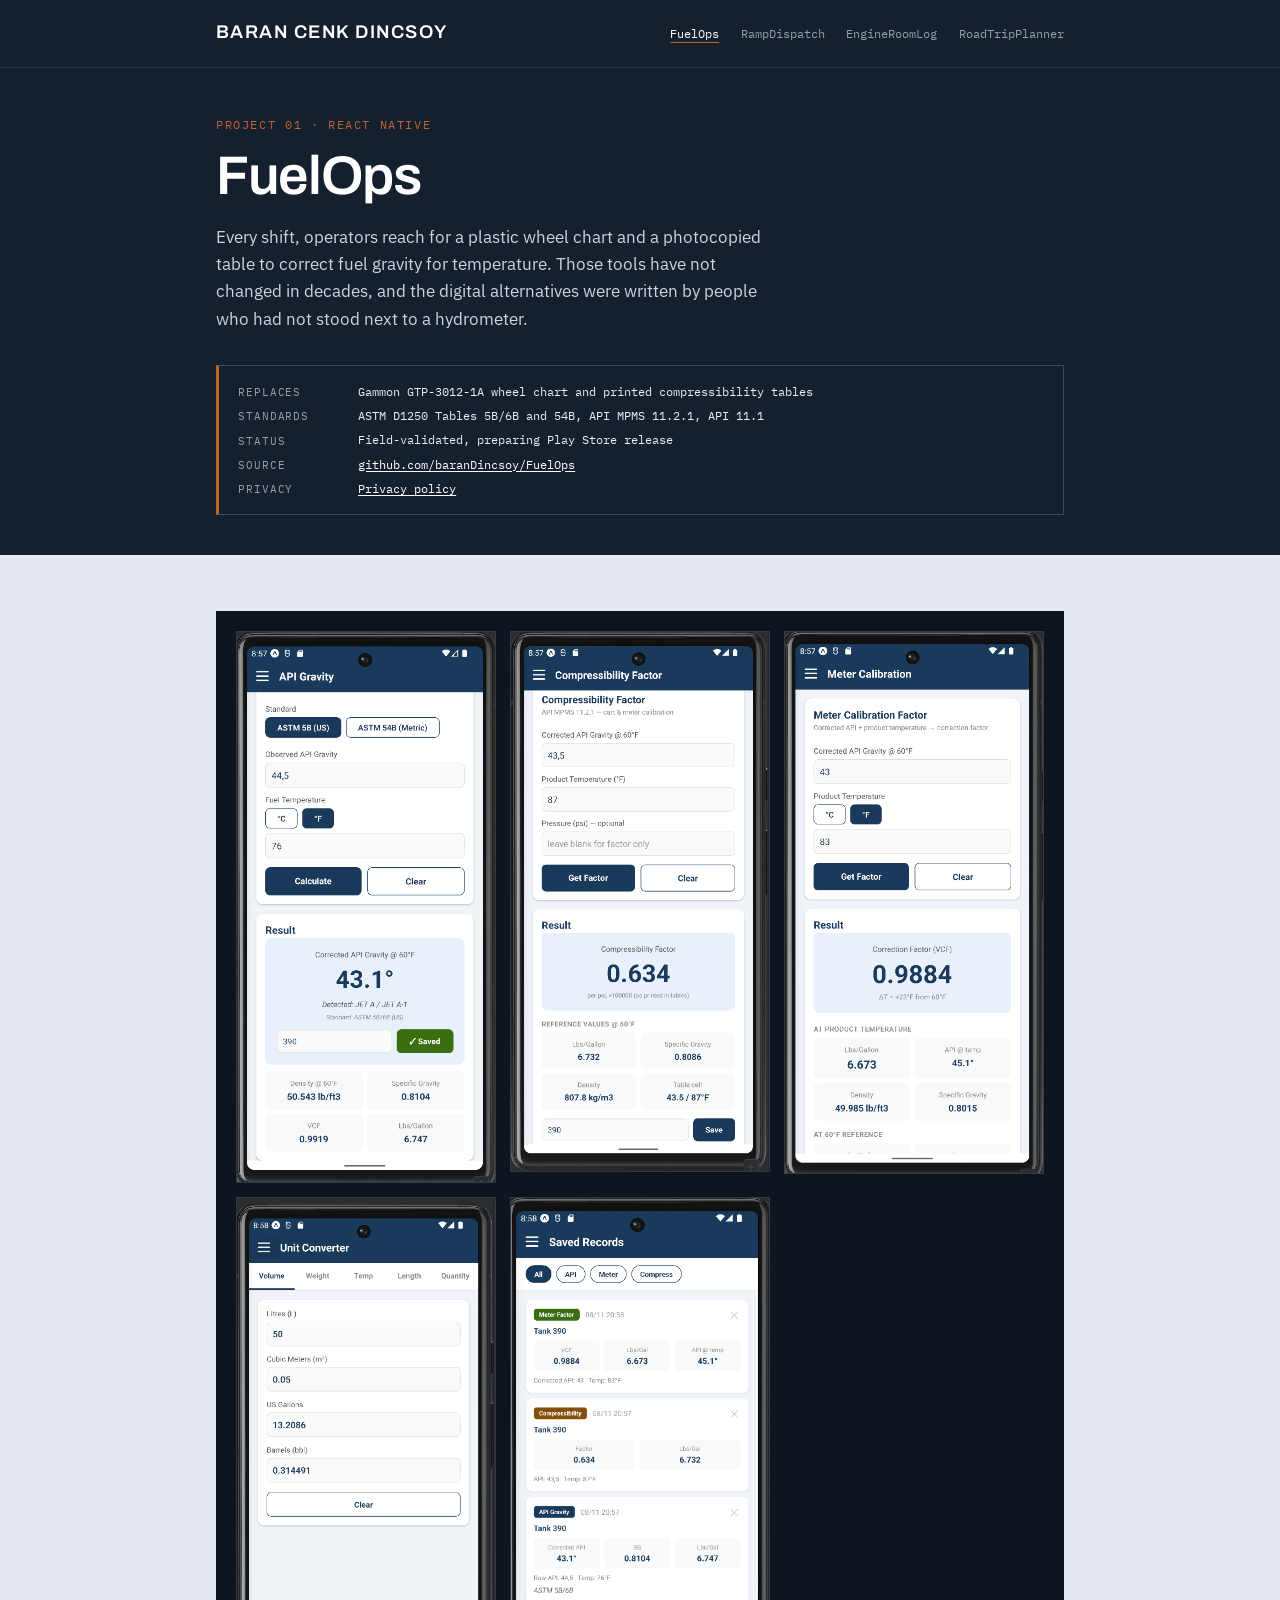
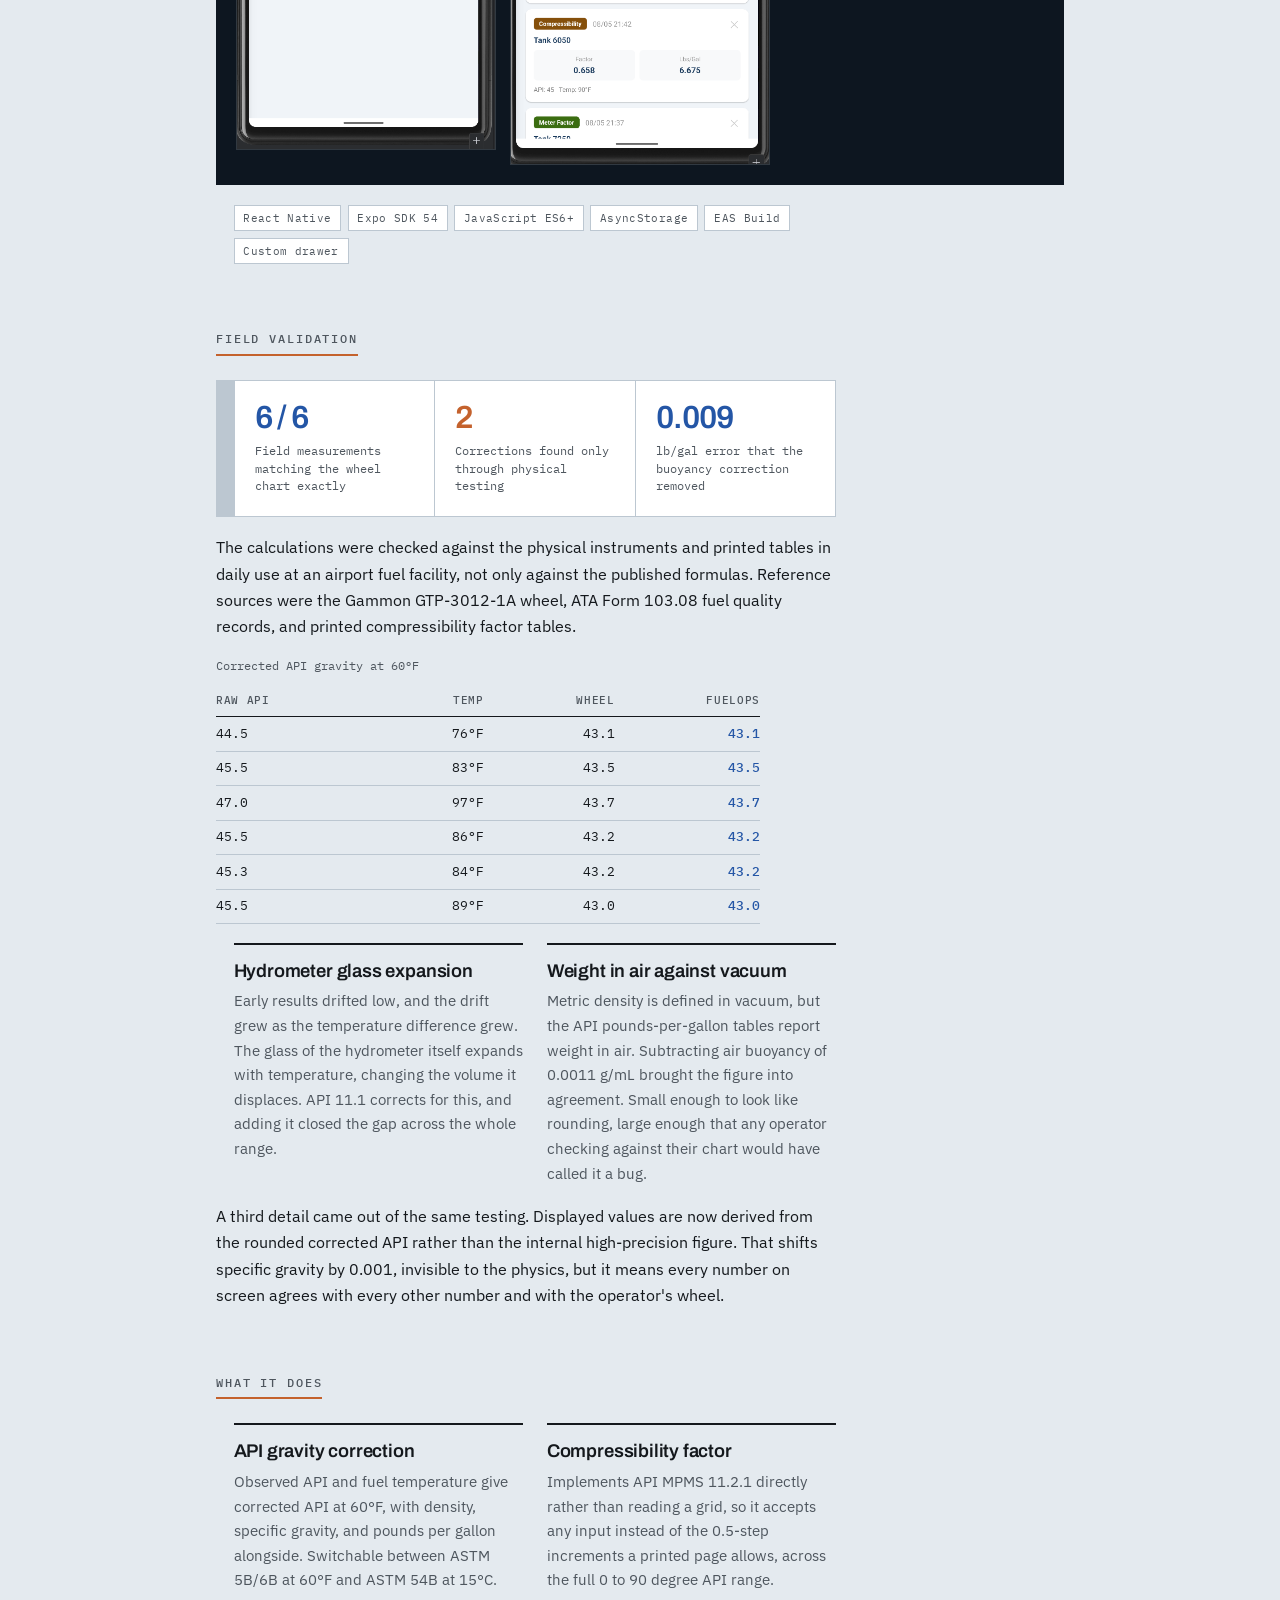
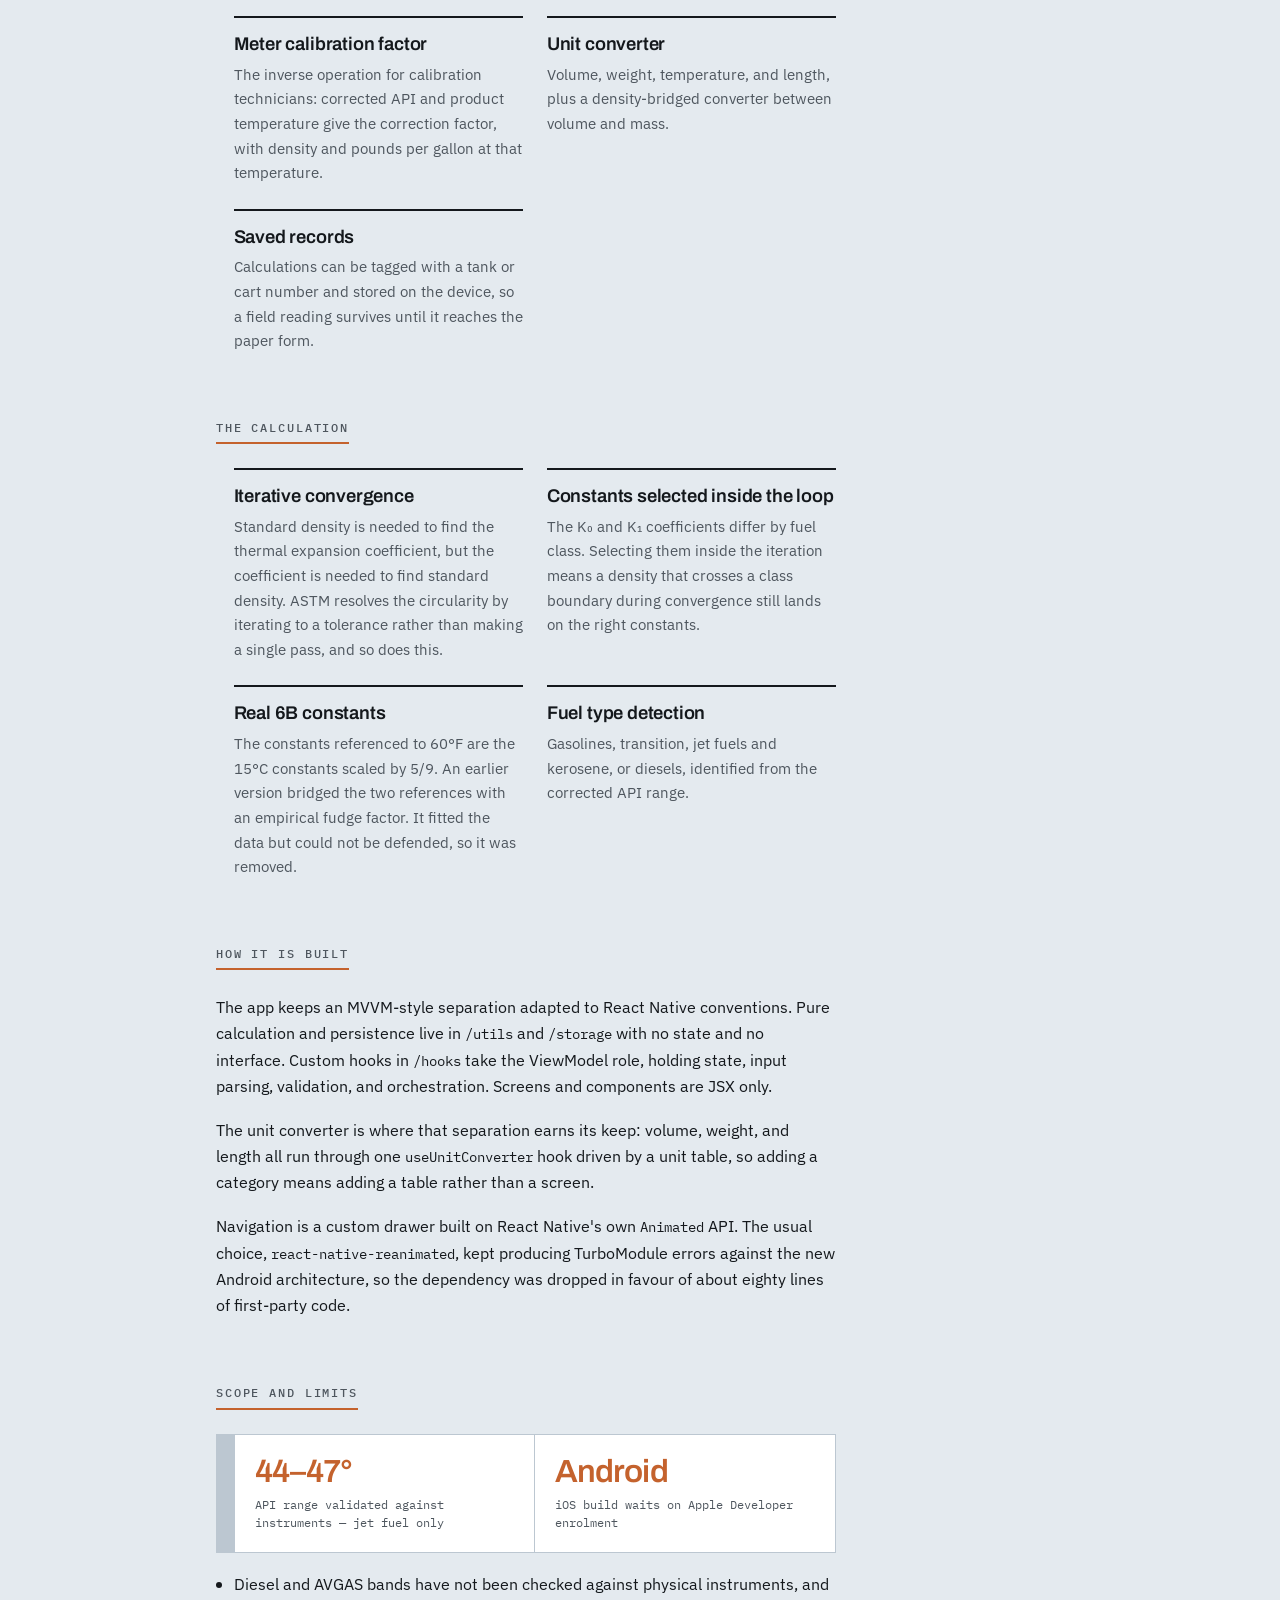
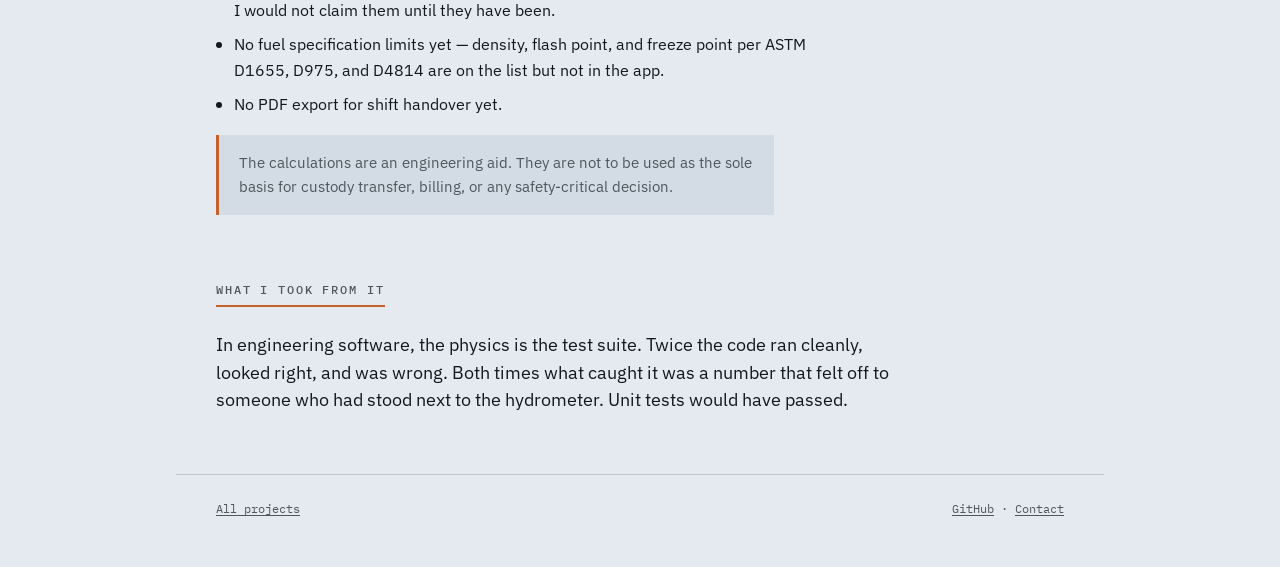
<file: fuelops/index.html>
<!DOCTYPE html>
<html lang="en">
<head>
<meta charset="utf-8">
<meta name="viewport" content="width=device-width, initial-scale=1">
<title>FuelOps — Baran Cenk Dincsoy</title>
<meta name="description" content="A React Native fuel density and API gravity calculator implementing ASTM D1250 and API MPMS 11.2.1, validated against instruments at an airport fuel facility.">
<link rel="preconnect" href="https://fonts.googleapis.com">
<link rel="preconnect" href="https://fonts.gstatic.com" crossorigin>
<link href="https://fonts.googleapis.com/css2?family=Archivo:wght@500;600&family=IBM+Plex+Mono:wght@400;500&family=IBM+Plex+Sans:wght@400;500;600&display=swap" rel="stylesheet">
<link rel="stylesheet" href="/assets/site.css">
</head>
<body>

<a class="skip" href="#main">Skip to content</a>

<div class="topbar">

  <header class="masthead">
    <div class="wrap masthead-inner">
      <a class="wordmark" href="/">Baran Cenk Dincsoy</a>
      <nav aria-label="Projects">
        <a href="/fuelops/" aria-current="page">FuelOps</a>
        <a href="/rampdispatch/">RampDispatch</a>
        <a href="/engineroomlog/">EngineRoomLog</a>
        <a href="/roadtripplanner/">RoadTripPlanner</a>
      </nav>
    </div>
  </header>

  <div class="page-hero wrap">
    <span class="kicker">Project 01 &middot; React Native</span>
    <h1>FuelOps</h1>
    <p>Every shift, operators reach for a plastic wheel chart and a photocopied table to correct fuel gravity for temperature. Those tools have not changed in decades, and the digital alternatives were written by people who had not stood next to a hydrometer.</p>
    <dl class="plate-dark">
      <dt>Replaces</dt><dd>Gammon GTP-3012-1A wheel chart and printed compressibility tables</dd>
      <dt>Standards</dt><dd>ASTM D1250 Tables 5B/6B and 54B, API MPMS 11.2.1, API 11.1</dd>
      <dt>Status</dt><dd>Field-validated, preparing Play Store release</dd>
      <dt>Source</dt><dd><a href="https://github.com/baranDincsoy/FuelOps">github.com/baranDincsoy/FuelOps</a></dd>
      <dt>Privacy</dt><dd><a href="/fuelops/privacy/">Privacy policy</a></dd>
    </dl>
  </div>

</div>

<main id="main">

  <!-- Drop the five screenshots into /assets/images/, then delete the
       placeholder below and uncomment the .shots block. -->
  <section class="band wrap">
    <div class="shots">
      <img src="/assets/images/fuelops-1.png" alt="API gravity correction screen.">
      <img src="/assets/images/fuelops-2.png" alt="Compressibility factor screen.">
      <img src="/assets/images/fuelops-3.png" alt="Meter calibration factor screen.">
      <img src="/assets/images/fuelops-4.png" alt="Unit converter screen.">
      <img src="/assets/images/fuelops-5.png" alt="Saved records screen.">
    </div>
    <ul class="chips">
      <li>React Native</li><li>Expo SDK 54</li><li>JavaScript ES6+</li>
      <li>AsyncStorage</li><li>EAS Build</li><li>Custom drawer</li>
    </ul>
  </section>

  <section class="band wrap">
    <h2>Field validation</h2>

    <ul class="stats">
      <li>
        <span class="figure">6 / 6</span>
        <span class="caption">Field measurements matching the wheel chart exactly</span>
      </li>
      <li>
        <span class="figure warm">2</span>
        <span class="caption">Corrections found only through physical testing</span>
      </li>
      <li>
        <span class="figure">0.009</span>
        <span class="caption">lb/gal error that the buoyancy correction removed</span>
      </li>
    </ul>

    <p>The calculations were checked against the physical instruments and printed tables in daily use at an airport fuel facility, not only against the published formulas. Reference sources were the Gammon GTP-3012-1A wheel, ATA Form 103.08 fuel quality records, and printed compressibility factor tables.</p>

    <div class="table-scroll">
      <table>
        <caption>Corrected API gravity at 60&deg;F</caption>
        <thead>
          <tr><th scope="col">Raw API</th><th scope="col">Temp</th><th scope="col">Wheel</th><th scope="col">FuelOps</th></tr>
        </thead>
        <tbody>
          <tr><td>44.5</td><td>76&deg;F</td><td>43.1</td><td>43.1</td></tr>
          <tr><td>45.5</td><td>83&deg;F</td><td>43.5</td><td>43.5</td></tr>
          <tr><td>47.0</td><td>97&deg;F</td><td>43.7</td><td>43.7</td></tr>
          <tr><td>45.5</td><td>86&deg;F</td><td>43.2</td><td>43.2</td></tr>
          <tr><td>45.3</td><td>84&deg;F</td><td>43.2</td><td>43.2</td></tr>
          <tr><td>45.5</td><td>89&deg;F</td><td>43.0</td><td>43.0</td></tr>
        </tbody>
      </table>
    </div>

    <ul class="features">
      <li>
        <h3>Hydrometer glass expansion</h3>
        <p>Early results drifted low, and the drift grew as the temperature difference grew. The glass of the hydrometer itself expands with temperature, changing the volume it displaces. API 11.1 corrects for this, and adding it closed the gap across the whole range.</p>
      </li>
      <li>
        <h3>Weight in air against vacuum</h3>
        <p>Metric density is defined in vacuum, but the API pounds-per-gallon tables report weight in air. Subtracting air buoyancy of 0.0011 g/mL brought the figure into agreement. Small enough to look like rounding, large enough that any operator checking against their chart would have called it a bug.</p>
      </li>
    </ul>

    <p>A third detail came out of the same testing. Displayed values are now derived from the rounded corrected API rather than the internal high-precision figure. That shifts specific gravity by 0.001, invisible to the physics, but it means every number on screen agrees with every other number and with the operator's wheel.</p>
  </section>

  <section class="band wrap">
    <h2>What it does</h2>
    <ul class="features">
      <li>
        <h3>API gravity correction</h3>
        <p>Observed API and fuel temperature give corrected API at 60&deg;F, with density, specific gravity, and pounds per gallon alongside. Switchable between ASTM 5B/6B at 60&deg;F and ASTM 54B at 15&deg;C.</p>
      </li>
      <li>
        <h3>Compressibility factor</h3>
        <p>Implements API MPMS 11.2.1 directly rather than reading a grid, so it accepts any input instead of the 0.5-step increments a printed page allows, across the full 0 to 90 degree API range.</p>
      </li>
      <li>
        <h3>Meter calibration factor</h3>
        <p>The inverse operation for calibration technicians: corrected API and product temperature give the correction factor, with density and pounds per gallon at that temperature.</p>
      </li>
      <li>
        <h3>Unit converter</h3>
        <p>Volume, weight, temperature, and length, plus a density-bridged converter between volume and mass.</p>
      </li>
      <li>
        <h3>Saved records</h3>
        <p>Calculations can be tagged with a tank or cart number and stored on the device, so a field reading survives until it reaches the paper form.</p>
      </li>
    </ul>
  </section>

  <section class="band wrap">
    <h2>The calculation</h2>
    <ul class="features">
      <li>
        <h3>Iterative convergence</h3>
        <p>Standard density is needed to find the thermal expansion coefficient, but the coefficient is needed to find standard density. ASTM resolves the circularity by iterating to a tolerance rather than making a single pass, and so does this.</p>
      </li>
      <li>
        <h3>Constants selected inside the loop</h3>
        <p>The K&#8320; and K&#8321; coefficients differ by fuel class. Selecting them inside the iteration means a density that crosses a class boundary during convergence still lands on the right constants.</p>
      </li>
      <li>
        <h3>Real 6B constants</h3>
        <p>The constants referenced to 60&deg;F are the 15&deg;C constants scaled by 5/9. An earlier version bridged the two references with an empirical fudge factor. It fitted the data but could not be defended, so it was removed.</p>
      </li>
      <li>
        <h3>Fuel type detection</h3>
        <p>Gasolines, transition, jet fuels and kerosene, or diesels, identified from the corrected API range.</p>
      </li>
    </ul>
  </section>

  <section class="band wrap">
    <h2>How it is built</h2>
    <p>The app keeps an MVVM-style separation adapted to React Native conventions. Pure calculation and persistence live in <code>/utils</code> and <code>/storage</code> with no state and no interface. Custom hooks in <code>/hooks</code> take the ViewModel role, holding state, input parsing, validation, and orchestration. Screens and components are JSX only.</p>
    <p>The unit converter is where that separation earns its keep: volume, weight, and length all run through one <code>useUnitConverter</code> hook driven by a unit table, so adding a category means adding a table rather than a screen.</p>
    <p>Navigation is a custom drawer built on React Native's own <code>Animated</code> API. The usual choice, <code>react-native-reanimated</code>, kept producing TurboModule errors against the new Android architecture, so the dependency was dropped in favour of about eighty lines of first-party code.</p>
  </section>

  <section class="band wrap">
    <h2>Scope and limits</h2>
    <ul class="stats">
      <li>
        <span class="figure warm">44&ndash;47&deg;</span>
        <span class="caption">API range validated against instruments &mdash; jet fuel only</span>
      </li>
      <li>
        <span class="figure warm">Android</span>
        <span class="caption">iOS build waits on Apple Developer enrolment</span>
      </li>
    </ul>
    <ul>
      <li>Diesel and AVGAS bands have not been checked against physical instruments, and I would not claim them until they have been.</li>
      <li>No fuel specification limits yet — density, flash point, and freeze point per ASTM D1655, D975, and D4814 are on the list but not in the app.</li>
      <li>No PDF export for shift handover yet.</li>
    </ul>
    <div class="note">
      <p>The calculations are an engineering aid. They are not to be used as the sole basis for custody transfer, billing, or any safety-critical decision.</p>
    </div>
  </section>

  <section class="band wrap">
    <h2>What I took from it</h2>
    <p class="lede">In engineering software, the physics is the test suite. Twice the code ran cleanly, looked right, and was wrong. Both times what caught it was a number that felt off to someone who had stood next to the hydrometer. Unit tests would have passed.</p>
  </section>

</main>

<footer class="colophon wrap">
  <span><a href="/">All projects</a></span>
  <span><a href="https://github.com/baranDincsoy">GitHub</a> &middot; <a href="/#contact">Contact</a></span>
</footer>

</body>
</html>
</file>
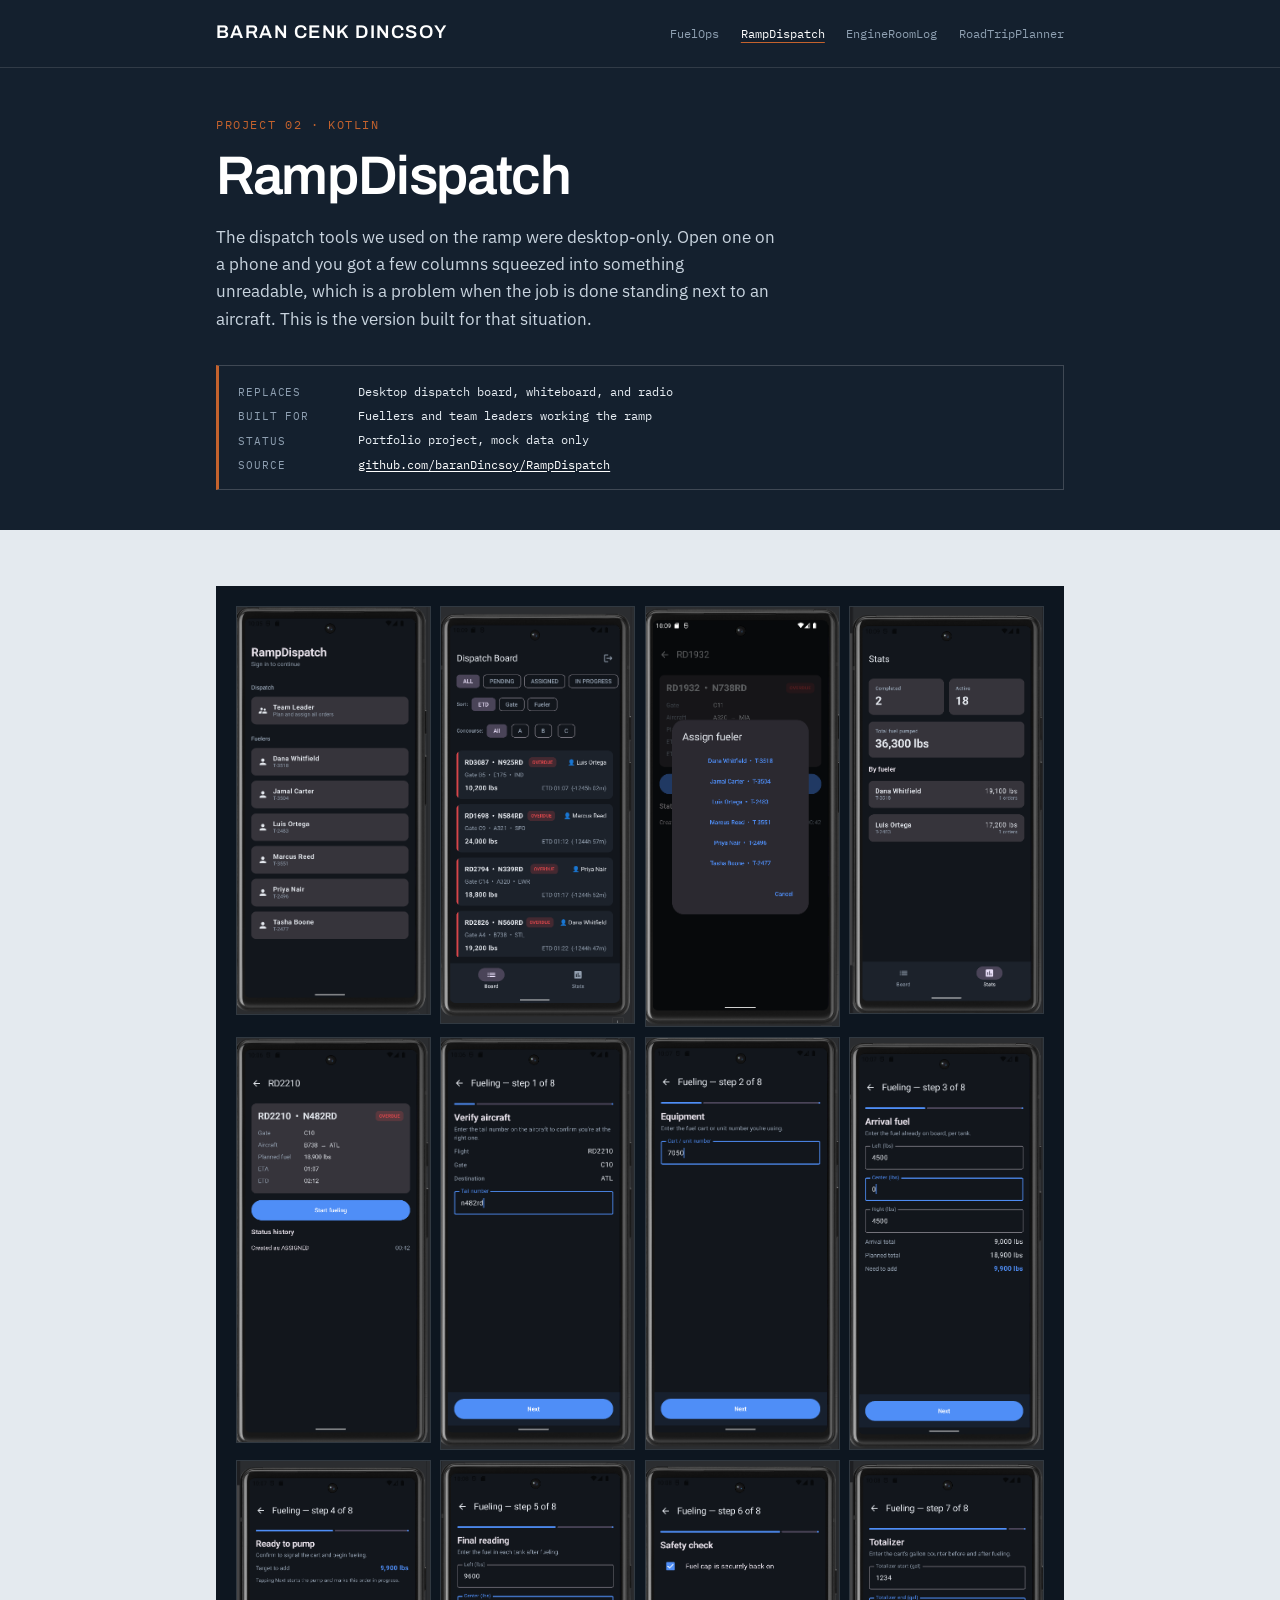
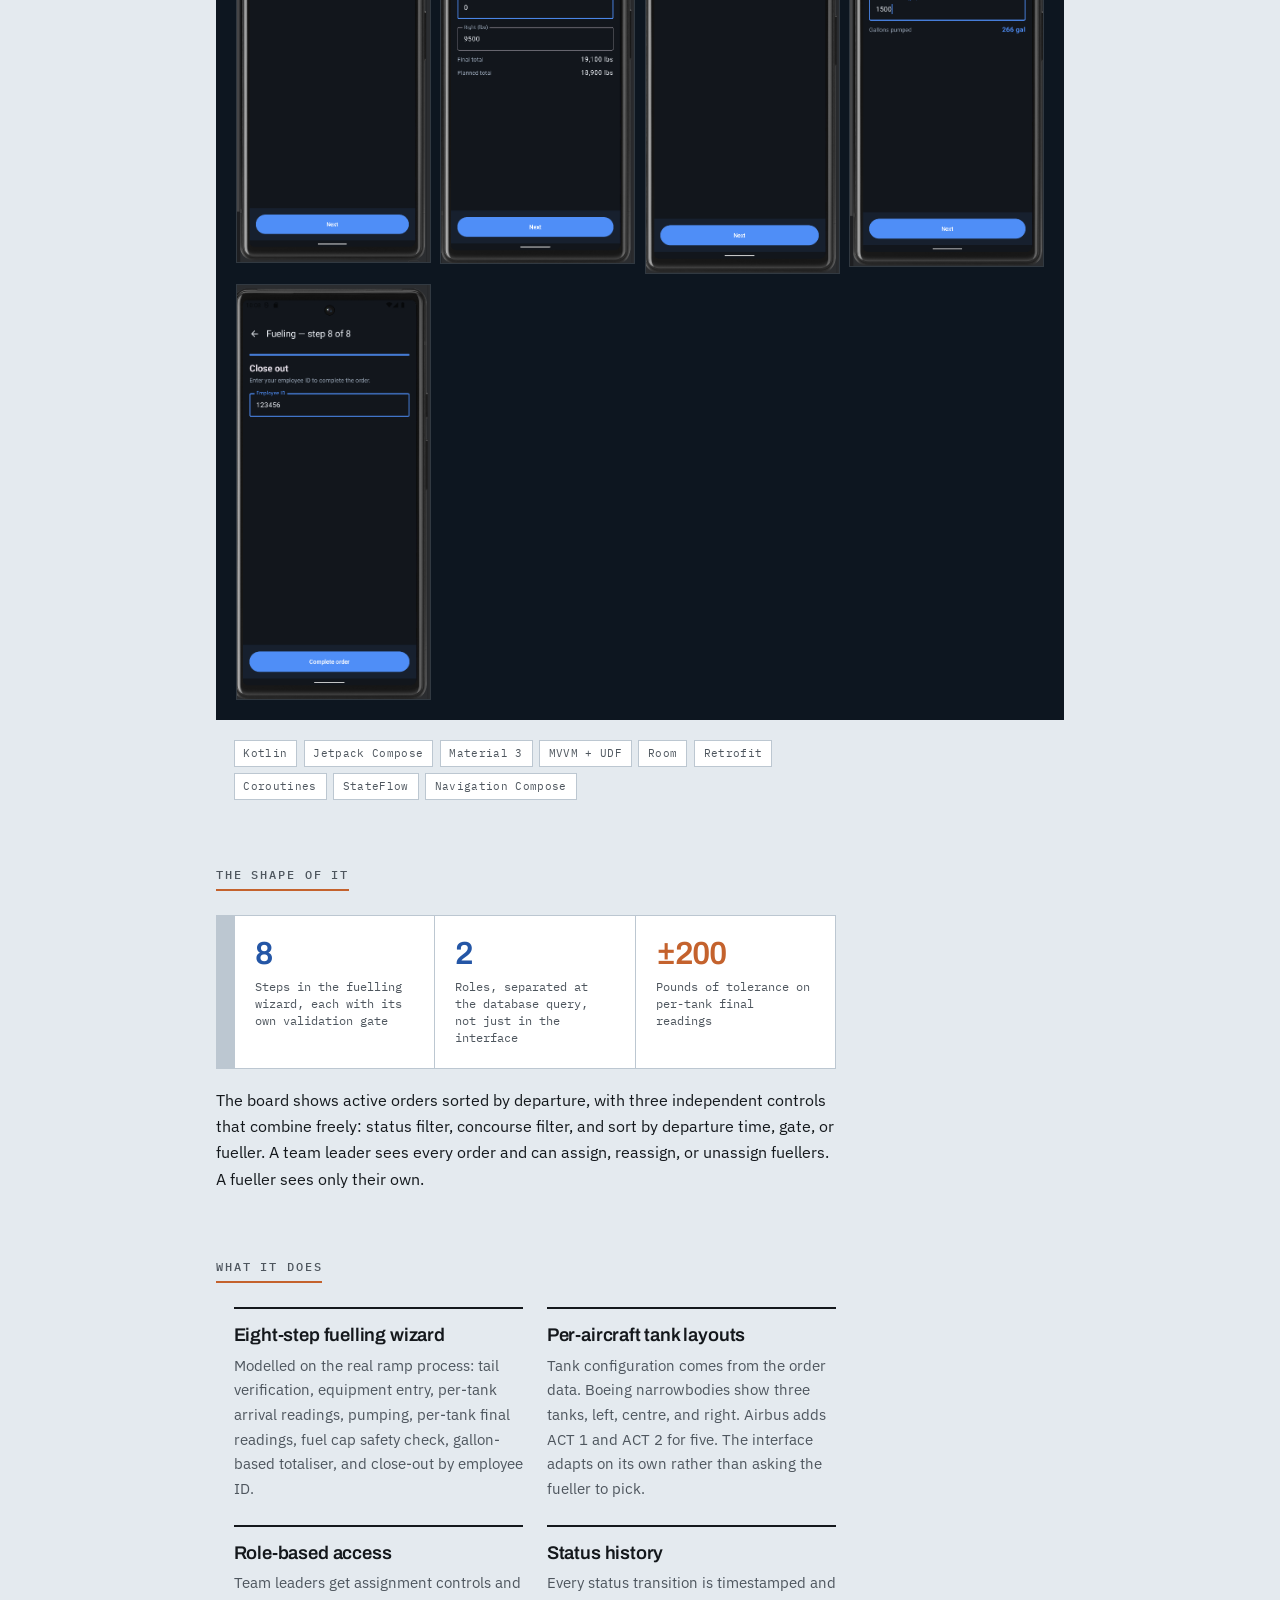
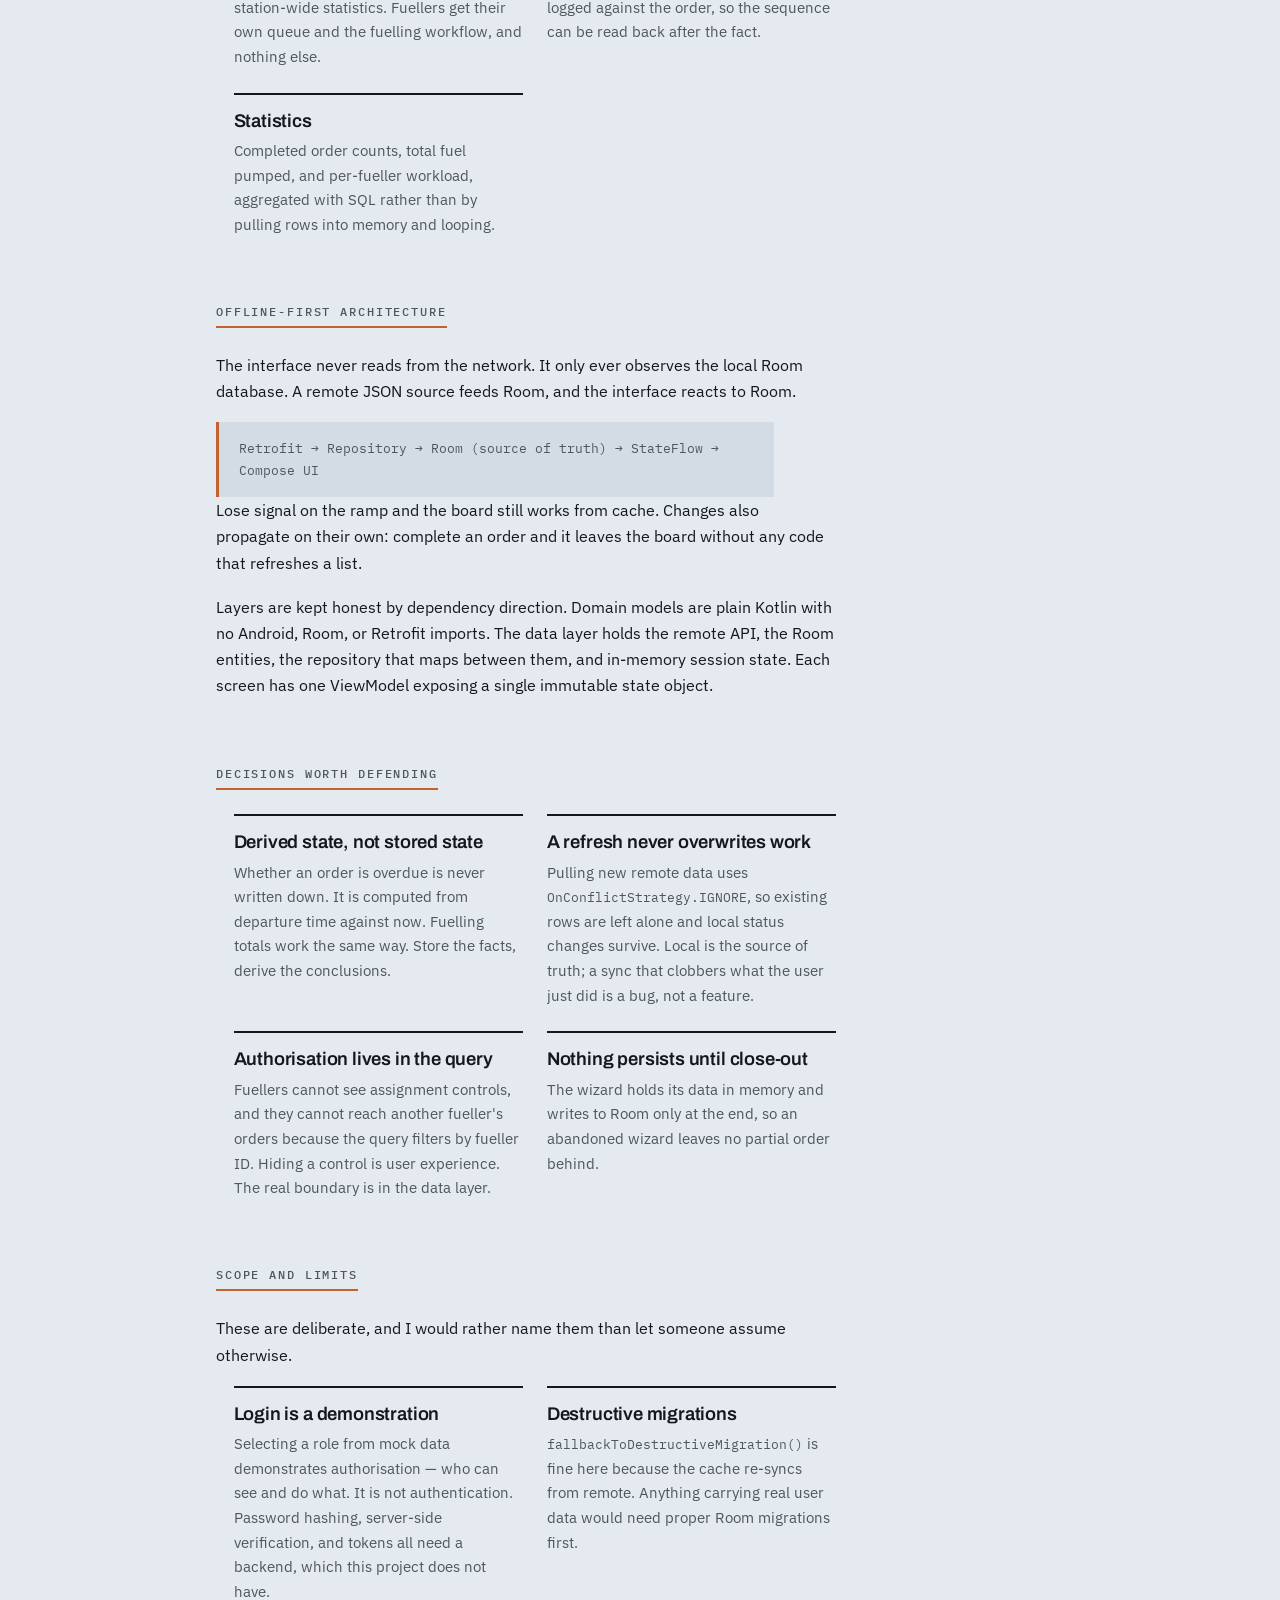
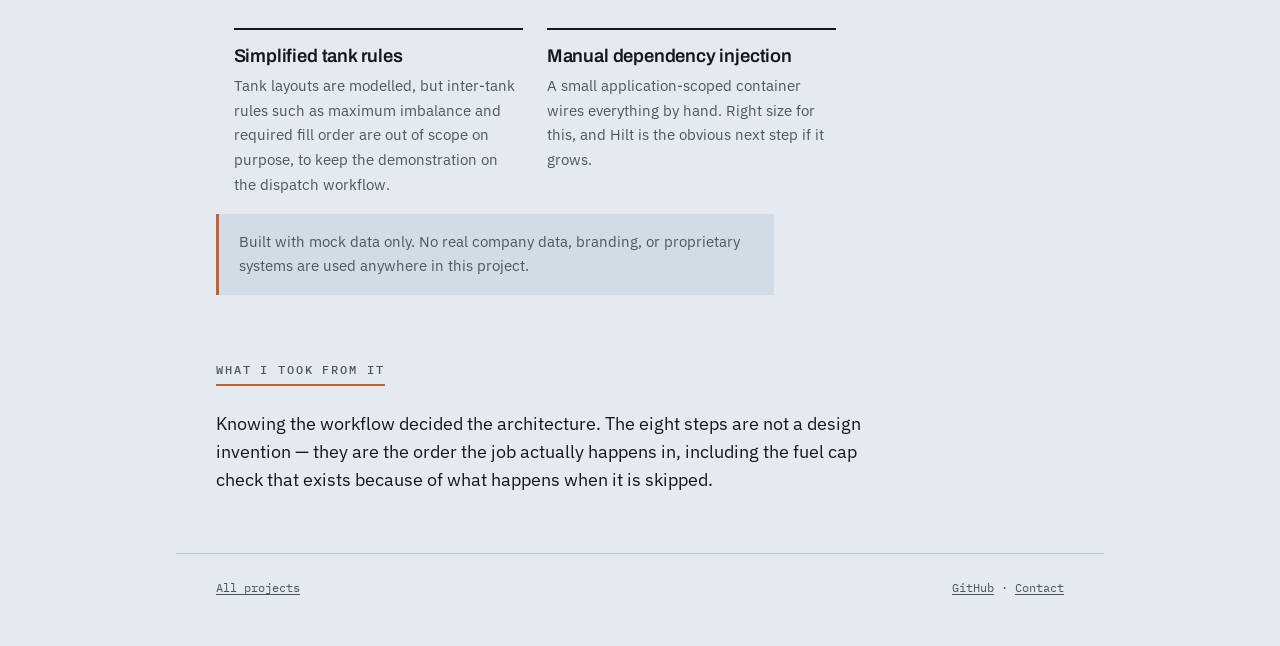
<file: rampdispatch/index.html>
<!DOCTYPE html>
<html lang="en">
<head>
<meta charset="utf-8">
<meta name="viewport" content="width=device-width, initial-scale=1">
<title>RampDispatch — Baran Cenk Dincsoy</title>
<meta name="description" content="An offline-first aircraft fuel dispatch board in Kotlin and Jetpack Compose, with role-based access and an eight-step fuelling wizard modelled on the real ramp process.">
<link rel="preconnect" href="https://fonts.googleapis.com">
<link rel="preconnect" href="https://fonts.gstatic.com" crossorigin>
<link href="https://fonts.googleapis.com/css2?family=Archivo:wght@500;600&family=IBM+Plex+Mono:wght@400;500&family=IBM+Plex+Sans:wght@400;500;600&display=swap" rel="stylesheet">
<link rel="stylesheet" href="/assets/site.css">
</head>
<body>

<a class="skip" href="#main">Skip to content</a>

<div class="topbar">

  <header class="masthead">
    <div class="wrap masthead-inner">
      <a class="wordmark" href="/">Baran Cenk Dincsoy</a>
      <nav aria-label="Projects">
        <a href="/fuelops/">FuelOps</a>
        <a href="/rampdispatch/" aria-current="page">RampDispatch</a>
        <a href="/engineroomlog/">EngineRoomLog</a>
        <a href="/roadtripplanner/">RoadTripPlanner</a>
      </nav>
    </div>
  </header>

  <div class="page-hero wrap">
    <span class="kicker">Project 02 &middot; Kotlin</span>
    <h1>RampDispatch</h1>
    <p>The dispatch tools we used on the ramp were desktop-only. Open one on a phone and you got a few columns squeezed into something unreadable, which is a problem when the job is done standing next to an aircraft. This is the version built for that situation.</p>
    <dl class="plate-dark">
      <dt>Replaces</dt><dd>Desktop dispatch board, whiteboard, and radio</dd>
      <dt>Built for</dt><dd>Fuellers and team leaders working the ramp</dd>
      <dt>Status</dt><dd>Portfolio project, mock data only</dd>
      <dt>Source</dt><dd><a href="https://github.com/baranDincsoy/RampDispatch">github.com/baranDincsoy/RampDispatch</a></dd>
    </dl>
  </div>

</div>

<main id="main">

  <!-- Drop the screenshots into /assets/images/, then delete the placeholder
       below and uncomment the .shots block. -->
  <section class="band wrap">
    <div class="shots dense">
      <a href="/assets/images/rampdispatch-1.png" target="_blank" rel="noopener"><img src="/assets/images/rampdispatch-1.png" alt="Login with role selection."></a>
      <a href="/assets/images/rampdispatch-2.png" target="_blank" rel="noopener"><img src="/assets/images/rampdispatch-2.png" alt="Dispatch board, active orders."></a>
      <a href="/assets/images/rampdispatch-3.png" target="_blank" rel="noopener"><img src="/assets/images/rampdispatch-3.png" alt="Status and concourse filters."></a>
      <a href="/assets/images/rampdispatch-4.png" target="_blank" rel="noopener"><img src="/assets/images/rampdispatch-4.png" alt="Order detail."></a>
      <a href="/assets/images/rampdispatch-5.png" target="_blank" rel="noopener"><img src="/assets/images/rampdispatch-5.png" alt="Status history timeline."></a>
      <a href="/assets/images/rampdispatch-6.png" target="_blank" rel="noopener"><img src="/assets/images/rampdispatch-6.png" alt="Fuelling wizard, tail verification."></a>
      <a href="/assets/images/rampdispatch-7.png" target="_blank" rel="noopener"><img src="/assets/images/rampdispatch-7.png" alt="Equipment entry."></a>
      <a href="/assets/images/rampdispatch-8.png" target="_blank" rel="noopener"><img src="/assets/images/rampdispatch-8.png" alt="Per-tank arrival readings."></a>
      <a href="/assets/images/rampdispatch-9.png" target="_blank" rel="noopener"><img src="/assets/images/rampdispatch-9.png" alt="Pumping step."></a>
      <a href="/assets/images/rampdispatch-10.png" target="_blank" rel="noopener"><img src="/assets/images/rampdispatch-10.png" alt="Per-tank final readings."></a>
      <a href="/assets/images/rampdispatch-11.png" target="_blank" rel="noopener"><img src="/assets/images/rampdispatch-11.png" alt="Totaliser and close-out."></a>
      <a href="/assets/images/rampdispatch-12.png" target="_blank" rel="noopener"><img src="/assets/images/rampdispatch-12.png" alt="Stats dashboard."></a>
      <a href="/assets/images/rampdispatch-13.png" target="_blank" rel="noopener"><img src="/assets/images/rampdispatch-13.png" alt="Stats dashboard."></a>
    </div>
    <ul class="chips">
      <li>Kotlin</li><li>Jetpack Compose</li><li>Material 3</li>
      <li>MVVM + UDF</li><li>Room</li><li>Retrofit</li>
      <li>Coroutines</li><li>StateFlow</li><li>Navigation Compose</li>
    </ul>
  </section>

  <section class="band wrap">
    <h2>The shape of it</h2>

    <ul class="stats">
      <li>
        <span class="figure">8</span>
        <span class="caption">Steps in the fuelling wizard, each with its own validation gate</span>
      </li>
      <li>
        <span class="figure">2</span>
        <span class="caption">Roles, separated at the database query, not just in the interface</span>
      </li>
      <li>
        <span class="figure warm">&plusmn;200</span>
        <span class="caption">Pounds of tolerance on per-tank final readings</span>
      </li>
    </ul>

    <p>The board shows active orders sorted by departure, with three independent controls that combine freely: status filter, concourse filter, and sort by departure time, gate, or fueller. A team leader sees every order and can assign, reassign, or unassign fuellers. A fueller sees only their own.</p>
  </section>

  <section class="band wrap">
    <h2>What it does</h2>
    <ul class="features">
      <li>
        <h3>Eight-step fuelling wizard</h3>
        <p>Modelled on the real ramp process: tail verification, equipment entry, per-tank arrival readings, pumping, per-tank final readings, fuel cap safety check, gallon-based totaliser, and close-out by employee ID.</p>
      </li>
      <li>
        <h3>Per-aircraft tank layouts</h3>
        <p>Tank configuration comes from the order data. Boeing narrowbodies show three tanks, left, centre, and right. Airbus adds ACT 1 and ACT 2 for five. The interface adapts on its own rather than asking the fueller to pick.</p>
      </li>
      <li>
        <h3>Role-based access</h3>
        <p>Team leaders get assignment controls and station-wide statistics. Fuellers get their own queue and the fuelling workflow, and nothing else.</p>
      </li>
      <li>
        <h3>Status history</h3>
        <p>Every status transition is timestamped and logged against the order, so the sequence can be read back after the fact.</p>
      </li>
      <li>
        <h3>Statistics</h3>
        <p>Completed order counts, total fuel pumped, and per-fueller workload, aggregated with SQL rather than by pulling rows into memory and looping.</p>
      </li>
    </ul>
  </section>

  <section class="band wrap">
    <h2>Offline-first architecture</h2>
    <p>The interface never reads from the network. It only ever observes the local Room database. A remote JSON source feeds Room, and the interface reacts to Room.</p>
    <div class="note">
      <p class="mono">Retrofit &rarr; Repository &rarr; Room (source of truth) &rarr; StateFlow &rarr; Compose UI</p>
    </div>
    <p>Lose signal on the ramp and the board still works from cache. Changes also propagate on their own: complete an order and it leaves the board without any code that refreshes a list.</p>
    <p>Layers are kept honest by dependency direction. Domain models are plain Kotlin with no Android, Room, or Retrofit imports. The data layer holds the remote API, the Room entities, the repository that maps between them, and in-memory session state. Each screen has one ViewModel exposing a single immutable state object.</p>
  </section>

  <section class="band wrap">
    <h2>Decisions worth defending</h2>
    <ul class="features">
      <li>
        <h3>Derived state, not stored state</h3>
        <p>Whether an order is overdue is never written down. It is computed from departure time against now. Fuelling totals work the same way. Store the facts, derive the conclusions.</p>
      </li>
      <li>
        <h3>A refresh never overwrites work</h3>
        <p>Pulling new remote data uses <code>OnConflictStrategy.IGNORE</code>, so existing rows are left alone and local status changes survive. Local is the source of truth; a sync that clobbers what the user just did is a bug, not a feature.</p>
      </li>
      <li>
        <h3>Authorisation lives in the query</h3>
        <p>Fuellers cannot see assignment controls, and they cannot reach another fueller's orders because the query filters by fueller ID. Hiding a control is user experience. The real boundary is in the data layer.</p>
      </li>
      <li>
        <h3>Nothing persists until close-out</h3>
        <p>The wizard holds its data in memory and writes to Room only at the end, so an abandoned wizard leaves no partial order behind.</p>
      </li>
    </ul>
  </section>

  <section class="band wrap">
    <h2>Scope and limits</h2>
    <p>These are deliberate, and I would rather name them than let someone assume otherwise.</p>
    <ul class="features">
      <li>
        <h3>Login is a demonstration</h3>
        <p>Selecting a role from mock data demonstrates authorisation — who can see and do what. It is not authentication. Password hashing, server-side verification, and tokens all need a backend, which this project does not have.</p>
      </li>
      <li>
        <h3>Destructive migrations</h3>
        <p><code>fallbackToDestructiveMigration()</code> is fine here because the cache re-syncs from remote. Anything carrying real user data would need proper Room migrations first.</p>
      </li>
      <li>
        <h3>Simplified tank rules</h3>
        <p>Tank layouts are modelled, but inter-tank rules such as maximum imbalance and required fill order are out of scope on purpose, to keep the demonstration on the dispatch workflow.</p>
      </li>
      <li>
        <h3>Manual dependency injection</h3>
        <p>A small application-scoped container wires everything by hand. Right size for this, and Hilt is the obvious next step if it grows.</p>
      </li>
    </ul>
    <div class="note">
      <p>Built with mock data only. No real company data, branding, or proprietary systems are used anywhere in this project.</p>
    </div>
  </section>

  <section class="band wrap">
    <h2>What I took from it</h2>
    <p class="lede">Knowing the workflow decided the architecture. The eight steps are not a design invention — they are the order the job actually happens in, including the fuel cap check that exists because of what happens when it is skipped.</p>
  </section>

</main>

<footer class="colophon wrap">
  <span><a href="/">All projects</a></span>
  <span><a href="https://github.com/baranDincsoy">GitHub</a> &middot; <a href="/#contact">Contact</a></span>
</footer>

</body>
</html>
</file>
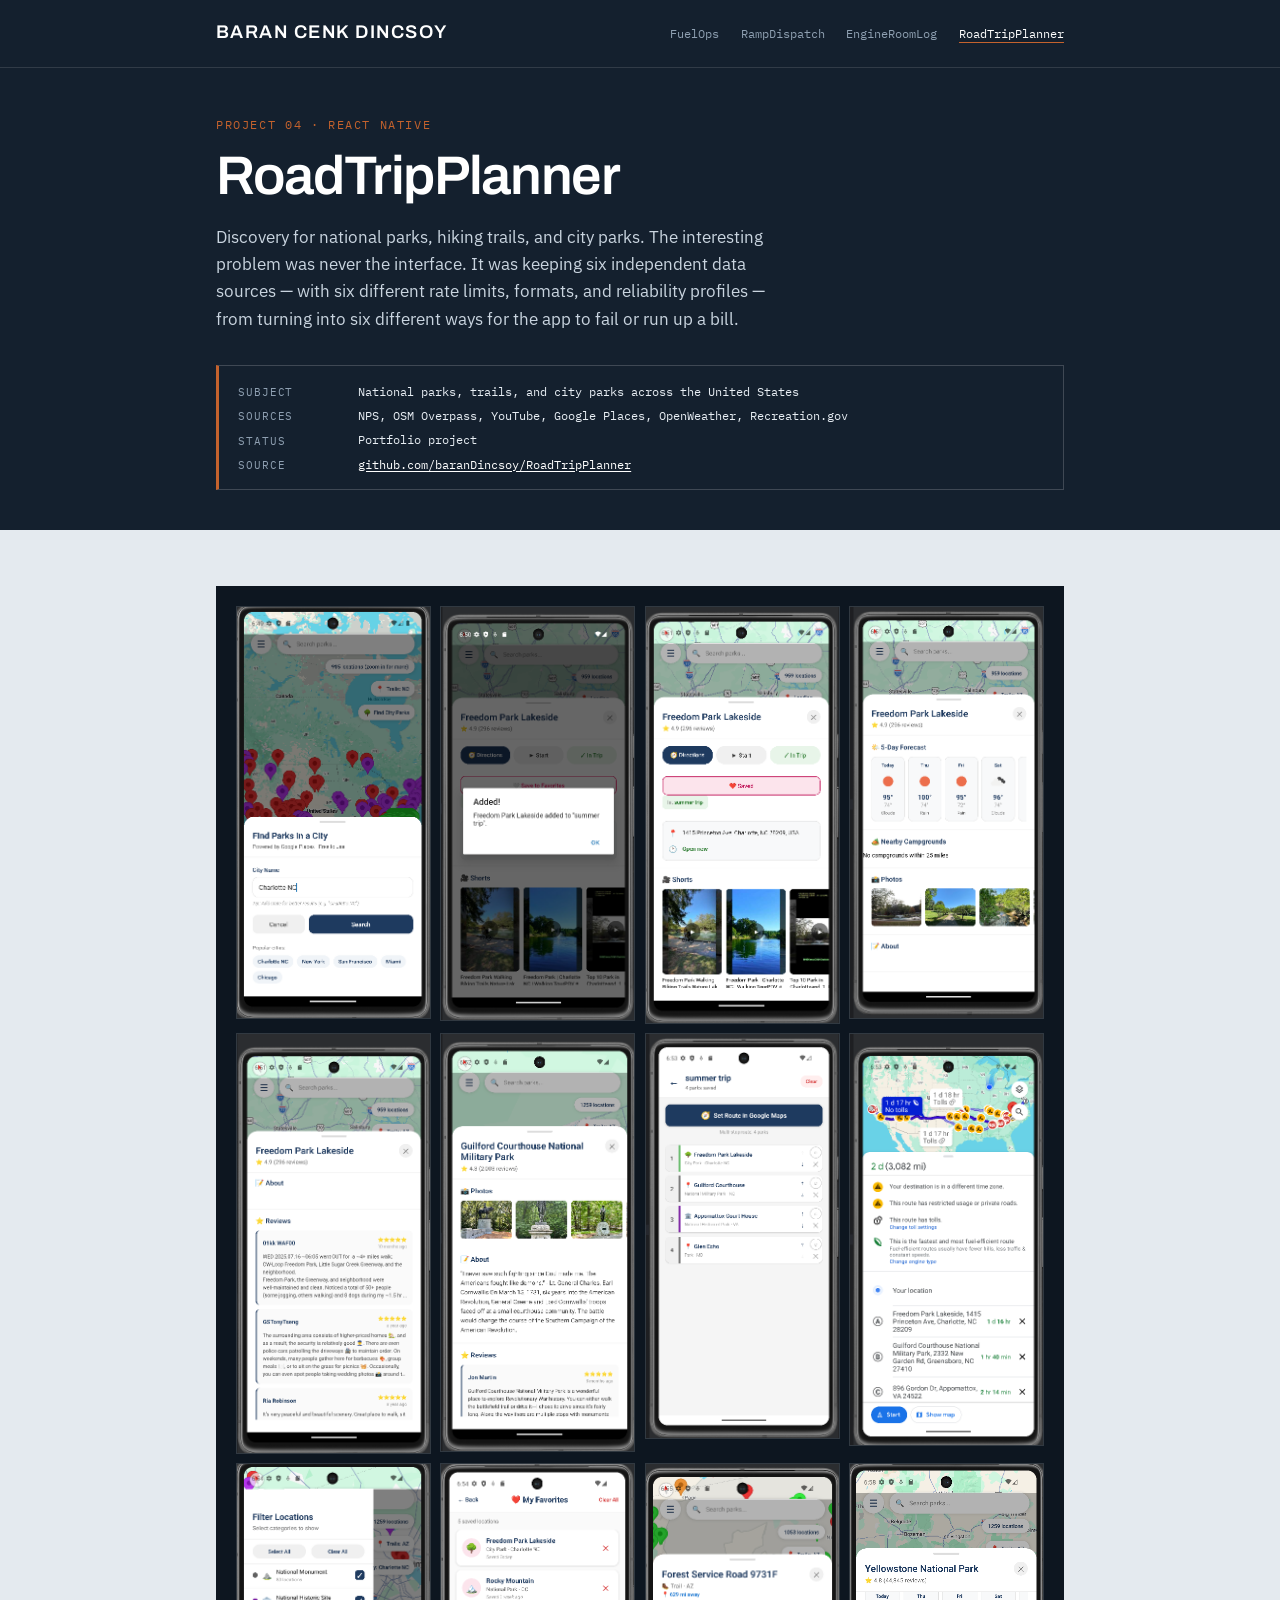
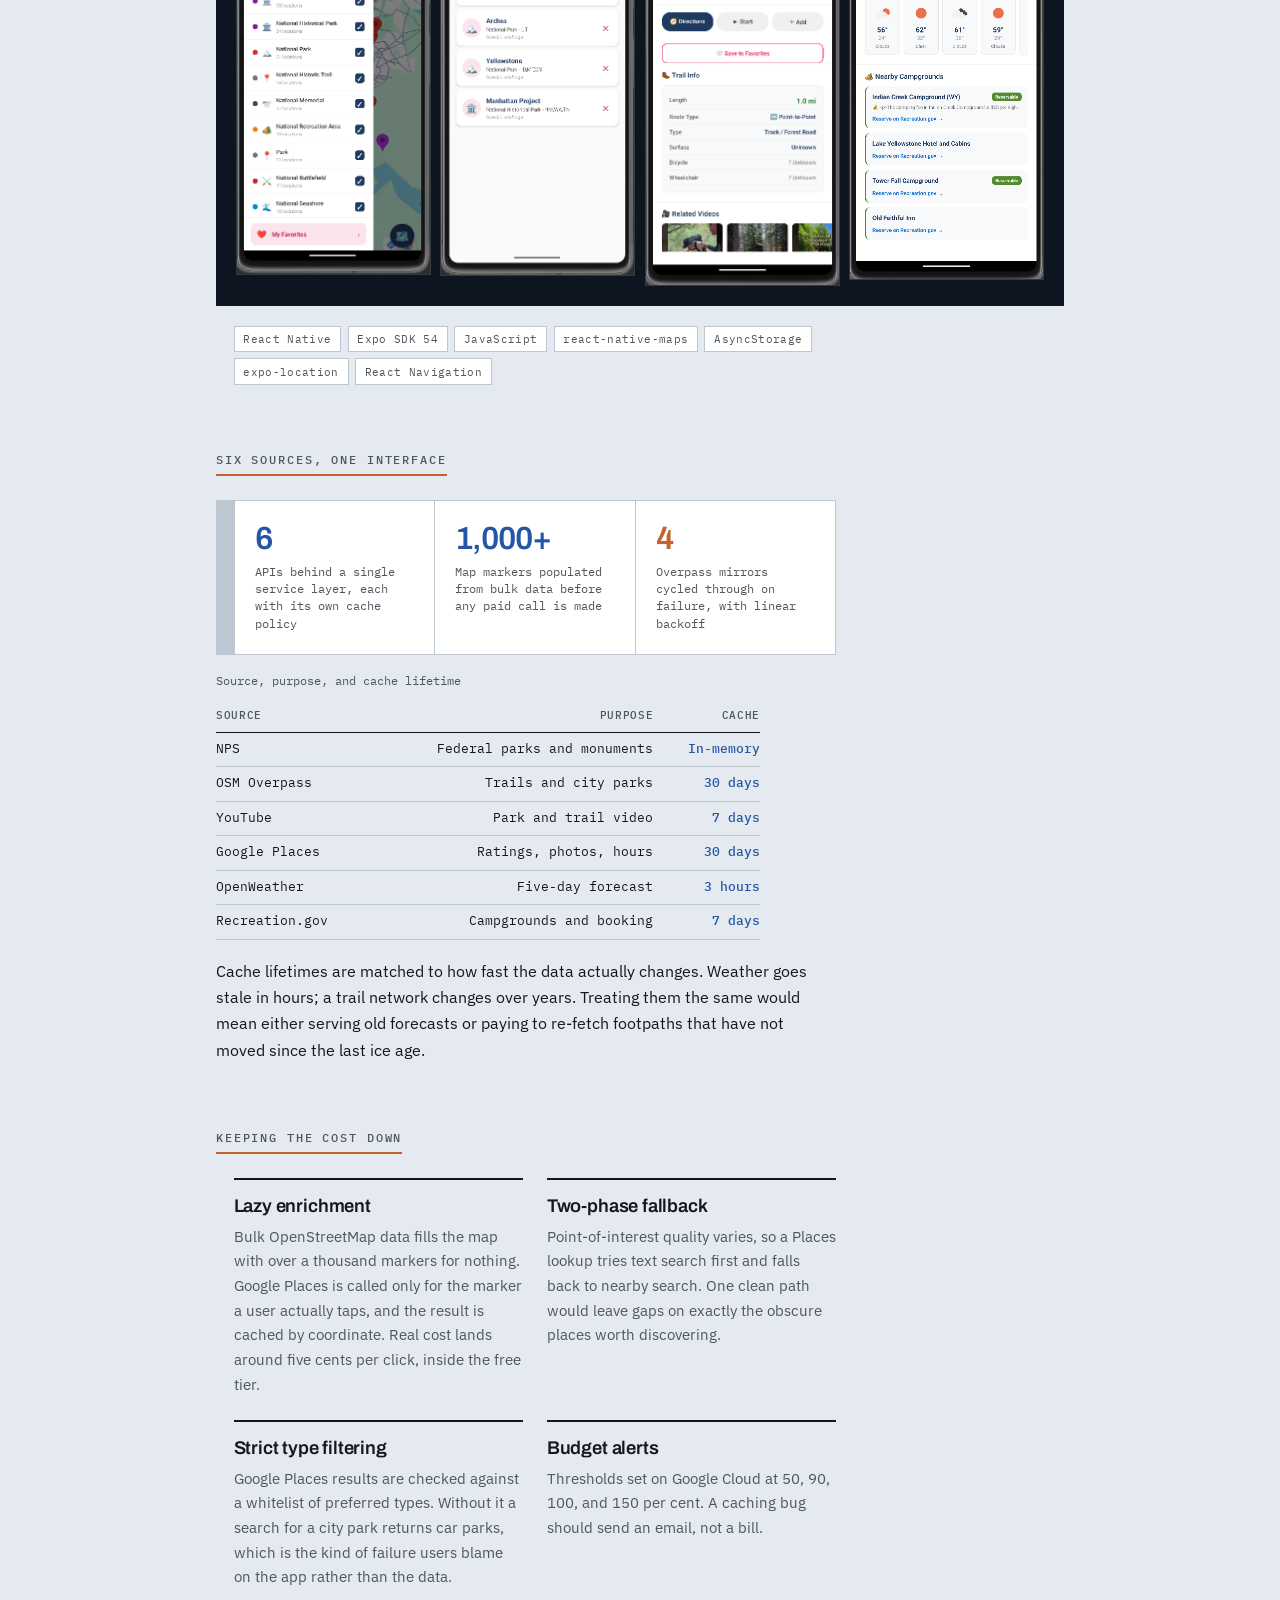
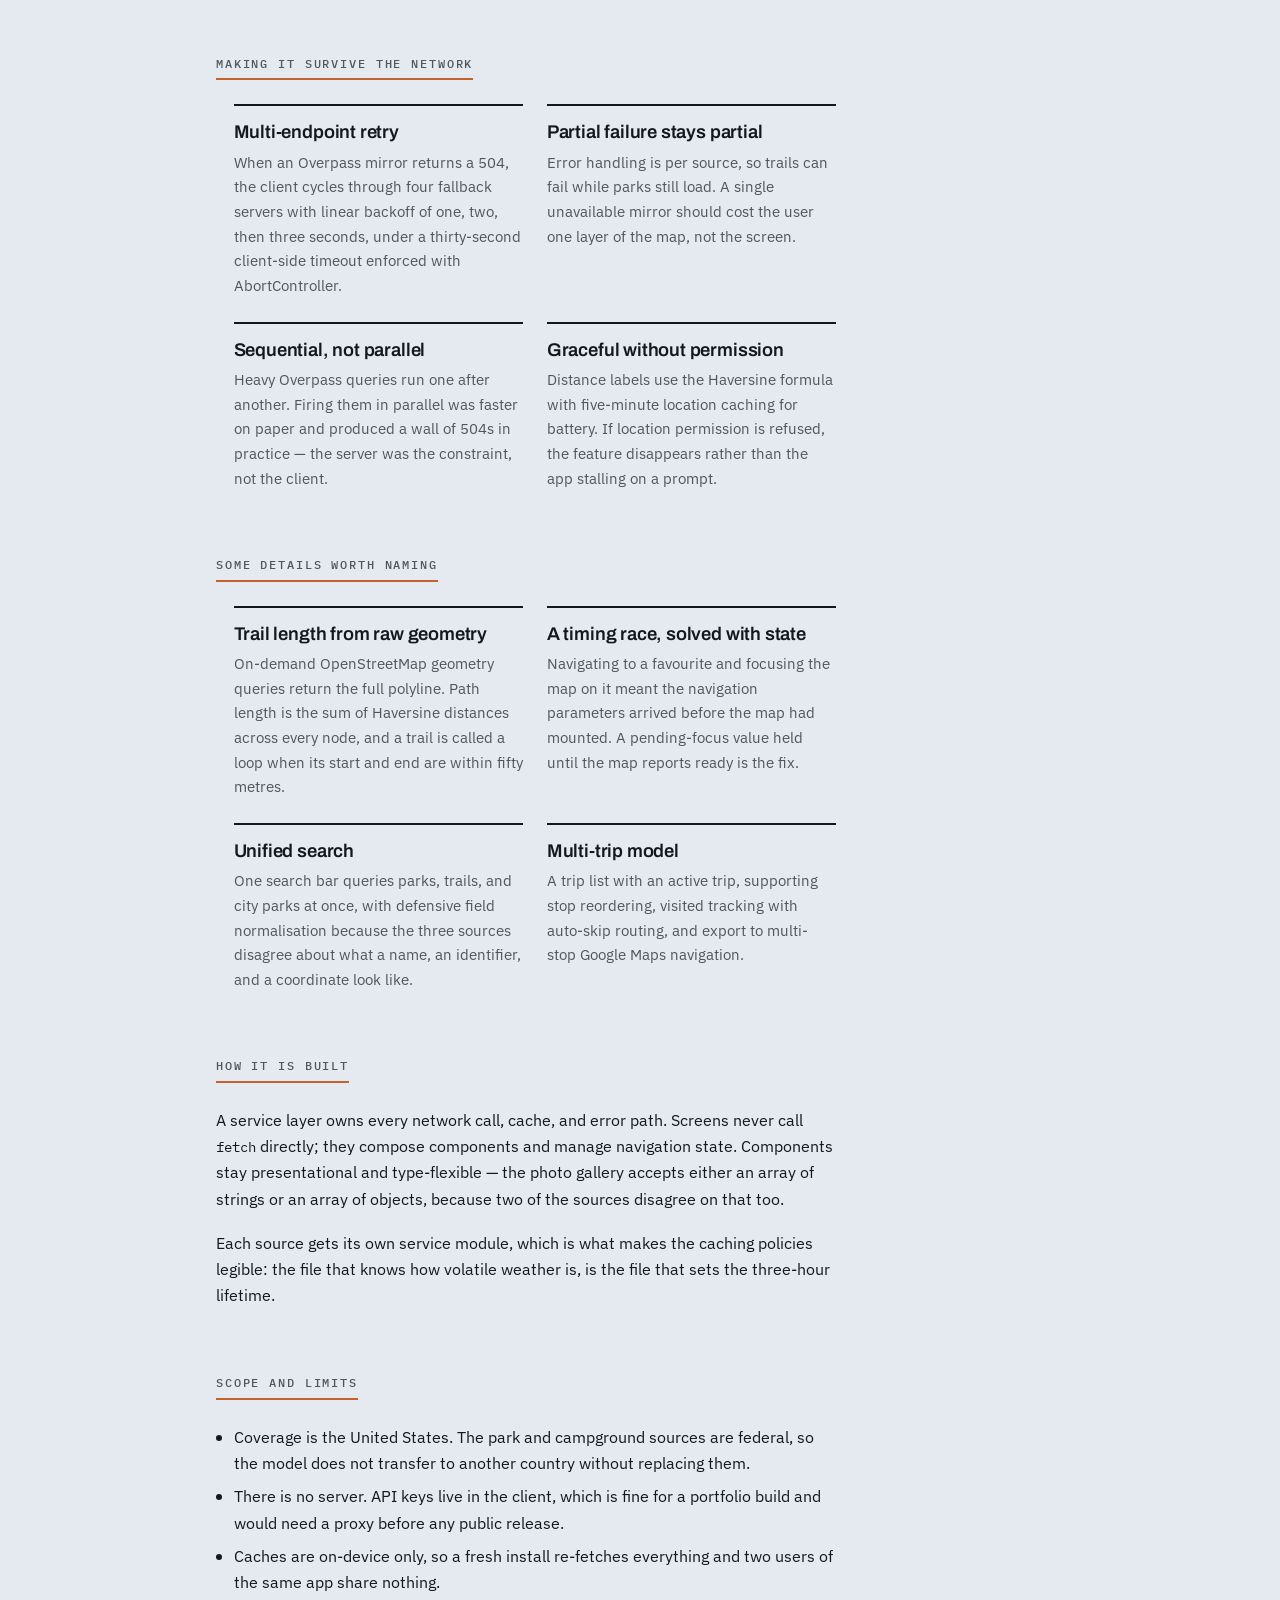
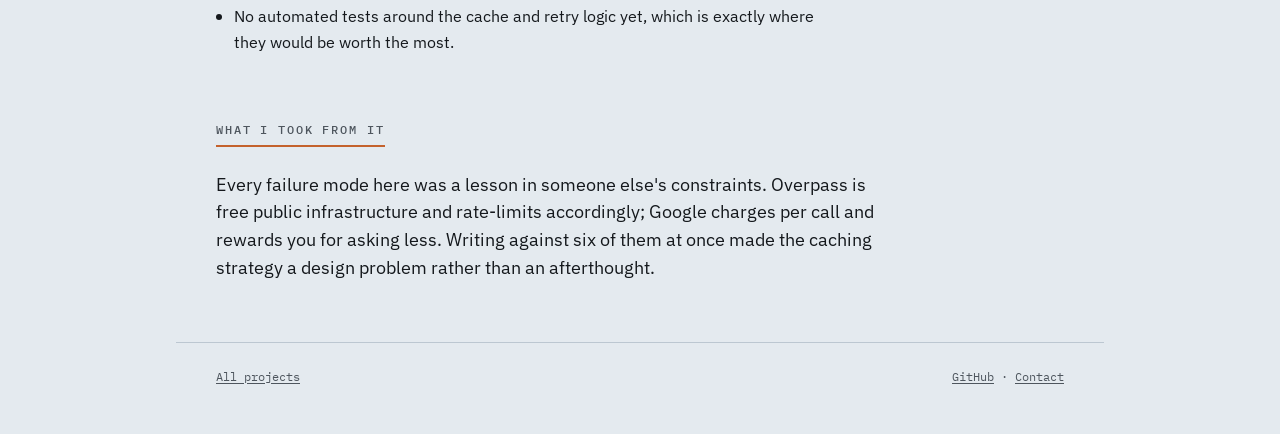
<file: roadtripplanner/index.html>
<!DOCTYPE html>
<html lang="en">
<head>
<meta charset="utf-8">
<meta name="viewport" content="width=device-width, initial-scale=1">
<title>RoadTripPlanner — Baran Cenk Dincsoy</title>
<meta name="description" content="A React Native app for discovering national parks, trails, and city parks, orchestrating six APIs behind lazy enrichment, tiered caching, and multi-endpoint retry.">
<link rel="preconnect" href="https://fonts.googleapis.com">
<link rel="preconnect" href="https://fonts.gstatic.com" crossorigin>
<link href="https://fonts.googleapis.com/css2?family=Archivo:wght@500;600&family=IBM+Plex+Mono:wght@400;500&family=IBM+Plex+Sans:wght@400;500;600&display=swap" rel="stylesheet">
<link rel="stylesheet" href="/assets/site.css">
</head>
<body>

<a class="skip" href="#main">Skip to content</a>

<div class="topbar">

  <header class="masthead">
    <div class="wrap masthead-inner">
      <a class="wordmark" href="/">Baran Cenk Dincsoy</a>
      <nav aria-label="Projects">
        <a href="/fuelops/">FuelOps</a>
        <a href="/rampdispatch/">RampDispatch</a>
        <a href="/engineroomlog/">EngineRoomLog</a>
        <a href="/roadtripplanner/" aria-current="page">RoadTripPlanner</a>
      </nav>
    </div>
  </header>

  <div class="page-hero wrap">
    <span class="kicker">Project 04 &middot; React Native</span>
    <h1>RoadTripPlanner</h1>
    <p>Discovery for national parks, hiking trails, and city parks. The interesting problem was never the interface. It was keeping six independent data sources — with six different rate limits, formats, and reliability profiles — from turning into six different ways for the app to fail or run up a bill.</p>
    <dl class="plate-dark">
      <dt>Subject</dt><dd>National parks, trails, and city parks across the United States</dd>
      <dt>Sources</dt><dd>NPS, OSM Overpass, YouTube, Google Places, OpenWeather, Recreation.gov</dd>
      <dt>Status</dt><dd>Portfolio project</dd>
      <dt>Source</dt><dd><a href="https://github.com/baranDincsoy/RoadTripPlanner">github.com/baranDincsoy/RoadTripPlanner</a></dd>
    </dl>
  </div>

</div>

<main id="main">

  <!-- Drop the screenshots into /assets/images/, then delete the placeholder
       below and uncomment the .shots block. -->
  <section class="band wrap">
    <div class="shots dense">
      <a href="/assets/images/roadtripplanner-1.png" target="_blank" rel="noopener"><img src="/assets/images/roadtripplanner-1.png" alt="Map with park and trail markers."></a>
      <a href="/assets/images/roadtripplanner-2.png" target="_blank" rel="noopener"><img src="/assets/images/roadtripplanner-2.png" alt="Park detail sheet."></a>
      <a href="/assets/images/roadtripplanner-3.png" target="_blank" rel="noopener"><img src="/assets/images/roadtripplanner-3.png" alt="Photo gallery."></a>
      <a href="/assets/images/roadtripplanner-4.png" target="_blank" rel="noopener"><img src="/assets/images/roadtripplanner-4.png" alt="Trail detail with computed length."></a>
      <a href="/assets/images/roadtripplanner-5.png" target="_blank" rel="noopener"><img src="/assets/images/roadtripplanner-5.png" alt="Weather forecast."></a>
      <a href="/assets/images/roadtripplanner-6.png" target="_blank" rel="noopener"><img src="/assets/images/roadtripplanner-6.png" alt="Nearby campgrounds."></a>
      <a href="/assets/images/roadtripplanner-7.png" target="_blank" rel="noopener"><img src="/assets/images/roadtripplanner-7.png" alt="Video shorts for a park."></a>
      <a href="/assets/images/roadtripplanner-8.png" target="_blank" rel="noopener"><img src="/assets/images/roadtripplanner-8.png" alt="Unified search results."></a>
      <a href="/assets/images/roadtripplanner-9.png" target="_blank" rel="noopener"><img src="/assets/images/roadtripplanner-9.png" alt="Favourites."></a>
      <a href="/assets/images/roadtripplanner-10.png" target="_blank" rel="noopener"><img src="/assets/images/roadtripplanner-10.png" alt="Trip list."></a>
      <a href="/assets/images/roadtripplanner-11.png" target="_blank" rel="noopener"><img src="/assets/images/roadtripplanner-11.png" alt="Trip detail with ordered stops."></a>
      <a href="/assets/images/roadtripplanner-12.png" target="_blank" rel="noopener"><img src="/assets/images/roadtripplanner-12.png" alt="Map focus on a saved place."></a>
    </div>
    <ul class="chips">
      <li>React Native</li><li>Expo SDK 54</li><li>JavaScript</li>
      <li>react-native-maps</li><li>AsyncStorage</li><li>expo-location</li>
      <li>React Navigation</li>
    </ul>
  </section>

  <section class="band wrap">
    <h2>Six sources, one interface</h2>

    <ul class="stats">
      <li>
        <span class="figure">6</span>
        <span class="caption">APIs behind a single service layer, each with its own cache policy</span>
      </li>
      <li>
        <span class="figure">1,000+</span>
        <span class="caption">Map markers populated from bulk data before any paid call is made</span>
      </li>
      <li>
        <span class="figure warm">4</span>
        <span class="caption">Overpass mirrors cycled through on failure, with linear backoff</span>
      </li>
    </ul>

    <div class="table-scroll">
      <table>
        <caption>Source, purpose, and cache lifetime</caption>
        <thead>
          <tr><th scope="col">Source</th><th scope="col">Purpose</th><th scope="col">Cache</th></tr>
        </thead>
        <tbody>
          <tr><td>NPS</td><td>Federal parks and monuments</td><td>In-memory</td></tr>
          <tr><td>OSM Overpass</td><td>Trails and city parks</td><td>30 days</td></tr>
          <tr><td>YouTube</td><td>Park and trail video</td><td>7 days</td></tr>
          <tr><td>Google Places</td><td>Ratings, photos, hours</td><td>30 days</td></tr>
          <tr><td>OpenWeather</td><td>Five-day forecast</td><td>3 hours</td></tr>
          <tr><td>Recreation.gov</td><td>Campgrounds and booking</td><td>7 days</td></tr>
        </tbody>
      </table>
    </div>

    <p>Cache lifetimes are matched to how fast the data actually changes. Weather goes stale in hours; a trail network changes over years. Treating them the same would mean either serving old forecasts or paying to re-fetch footpaths that have not moved since the last ice age.</p>
  </section>

  <section class="band wrap">
    <h2>Keeping the cost down</h2>
    <ul class="features">
      <li>
        <h3>Lazy enrichment</h3>
        <p>Bulk OpenStreetMap data fills the map with over a thousand markers for nothing. Google Places is called only for the marker a user actually taps, and the result is cached by coordinate. Real cost lands around five cents per click, inside the free tier.</p>
      </li>
      <li>
        <h3>Two-phase fallback</h3>
        <p>Point-of-interest quality varies, so a Places lookup tries text search first and falls back to nearby search. One clean path would leave gaps on exactly the obscure places worth discovering.</p>
      </li>
      <li>
        <h3>Strict type filtering</h3>
        <p>Google Places results are checked against a whitelist of preferred types. Without it a search for a city park returns car parks, which is the kind of failure users blame on the app rather than the data.</p>
      </li>
      <li>
        <h3>Budget alerts</h3>
        <p>Thresholds set on Google Cloud at 50, 90, 100, and 150 per cent. A caching bug should send an email, not a bill.</p>
      </li>
    </ul>
  </section>

  <section class="band wrap">
    <h2>Making it survive the network</h2>
    <ul class="features">
      <li>
        <h3>Multi-endpoint retry</h3>
        <p>When an Overpass mirror returns a 504, the client cycles through four fallback servers with linear backoff of one, two, then three seconds, under a thirty-second client-side timeout enforced with AbortController.</p>
      </li>
      <li>
        <h3>Partial failure stays partial</h3>
        <p>Error handling is per source, so trails can fail while parks still load. A single unavailable mirror should cost the user one layer of the map, not the screen.</p>
      </li>
      <li>
        <h3>Sequential, not parallel</h3>
        <p>Heavy Overpass queries run one after another. Firing them in parallel was faster on paper and produced a wall of 504s in practice — the server was the constraint, not the client.</p>
      </li>
      <li>
        <h3>Graceful without permission</h3>
        <p>Distance labels use the Haversine formula with five-minute location caching for battery. If location permission is refused, the feature disappears rather than the app stalling on a prompt.</p>
      </li>
    </ul>
  </section>

  <section class="band wrap">
    <h2>Some details worth naming</h2>
    <ul class="features">
      <li>
        <h3>Trail length from raw geometry</h3>
        <p>On-demand OpenStreetMap geometry queries return the full polyline. Path length is the sum of Haversine distances across every node, and a trail is called a loop when its start and end are within fifty metres.</p>
      </li>
      <li>
        <h3>A timing race, solved with state</h3>
        <p>Navigating to a favourite and focusing the map on it meant the navigation parameters arrived before the map had mounted. A pending-focus value held until the map reports ready is the fix.</p>
      </li>
      <li>
        <h3>Unified search</h3>
        <p>One search bar queries parks, trails, and city parks at once, with defensive field normalisation because the three sources disagree about what a name, an identifier, and a coordinate look like.</p>
      </li>
      <li>
        <h3>Multi-trip model</h3>
        <p>A trip list with an active trip, supporting stop reordering, visited tracking with auto-skip routing, and export to multi-stop Google Maps navigation.</p>
      </li>
    </ul>
  </section>

  <section class="band wrap">
    <h2>How it is built</h2>
    <p>A service layer owns every network call, cache, and error path. Screens never call <code>fetch</code> directly; they compose components and manage navigation state. Components stay presentational and type-flexible — the photo gallery accepts either an array of strings or an array of objects, because two of the sources disagree on that too.</p>
    <p>Each source gets its own service module, which is what makes the caching policies legible: the file that knows how volatile weather is, is the file that sets the three-hour lifetime.</p>
  </section>

  <section class="band wrap">
    <h2>Scope and limits</h2>
    <ul>
      <li>Coverage is the United States. The park and campground sources are federal, so the model does not transfer to another country without replacing them.</li>
      <li>There is no server. API keys live in the client, which is fine for a portfolio build and would need a proxy before any public release.</li>
      <li>Caches are on-device only, so a fresh install re-fetches everything and two users of the same app share nothing.</li>
      <li>No automated tests around the cache and retry logic yet, which is exactly where they would be worth the most.</li>
    </ul>
  </section>

  <section class="band wrap">
    <h2>What I took from it</h2>
    <p class="lede">Every failure mode here was a lesson in someone else's constraints. Overpass is free public infrastructure and rate-limits accordingly; Google charges per call and rewards you for asking less. Writing against six of them at once made the caching strategy a design problem rather than an afterthought.</p>
  </section>

</main>

<footer class="colophon wrap">
  <span><a href="/">All projects</a></span>
  <span><a href="https://github.com/baranDincsoy">GitHub</a> &middot; <a href="/#contact">Contact</a></span>
</footer>

</body>
</html>
</file>
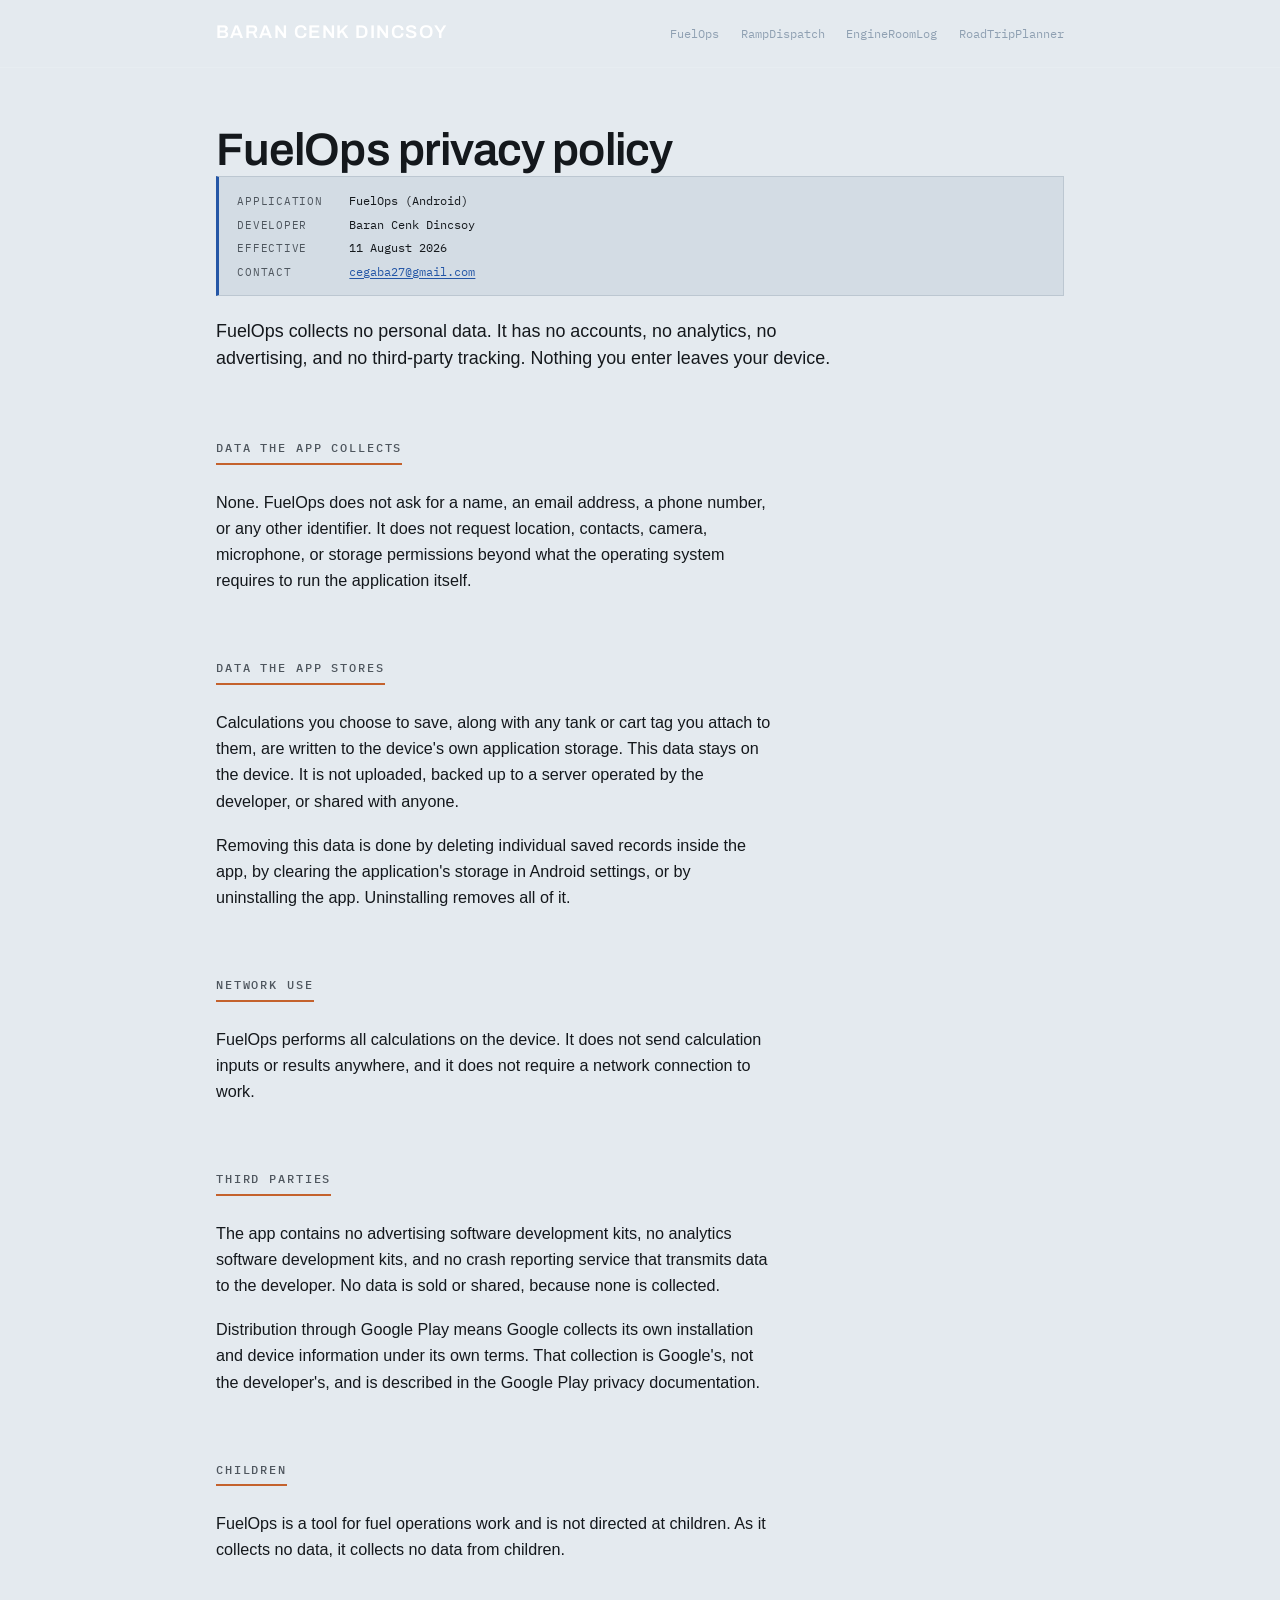
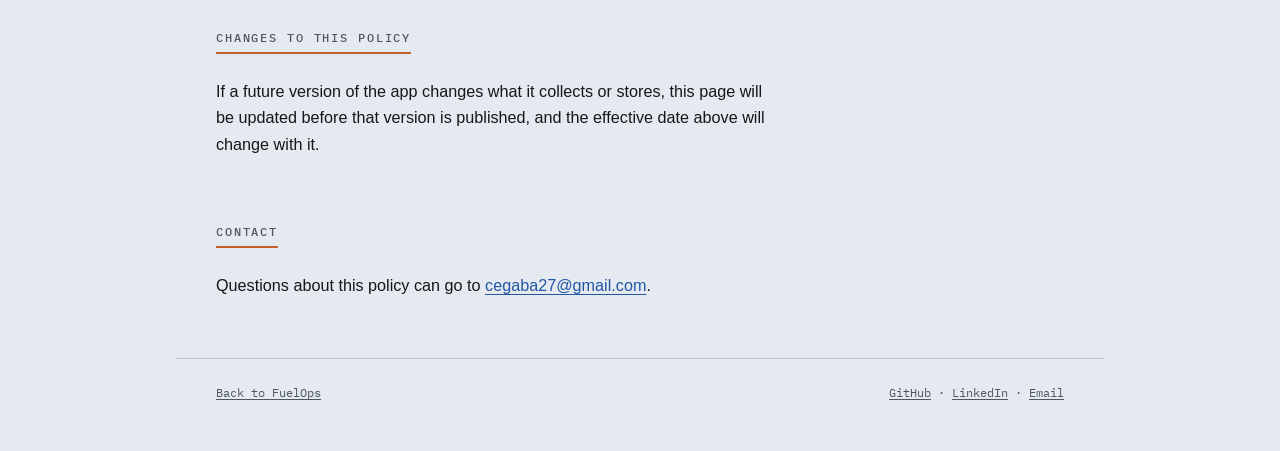
<file: fuelops/privacy/index.html>
<!DOCTYPE html>
<html lang="en">
<head>
<meta charset="utf-8">
<meta name="viewport" content="width=device-width, initial-scale=1">
<title>FuelOps privacy policy — Baran Cenk Dincsoy</title>
<meta name="description" content="FuelOps collects no personal data. All calculations and saved records stay on the device.">
<link rel="preconnect" href="https://fonts.googleapis.com">
<link rel="preconnect" href="https://fonts.gstatic.com" crossorigin>
<link href="https://fonts.googleapis.com/css2?family=Archivo:wght@500;600&family=IBM+Plex+Mono:wght@400;500&family=Source+Serif+4:ital,opsz,wght@0,8..60,400;0,8..60,600;1,8..60,400&display=swap" rel="stylesheet">
<link rel="stylesheet" href="/assets/site.css">
</head>
<body>

<a class="skip" href="#main">Skip to content</a>

<header class="masthead">
  <div class="wrap masthead-inner">
    <a class="wordmark" href="/">Baran Cenk Dincsoy</a>
    <nav aria-label="Projects">
      <a href="/fuelops/">FuelOps</a>
      <a href="/rampdispatch/">RampDispatch</a>
      <a href="/engineroomlog/">EngineRoomLog</a>
      <a href="/roadtripplanner/">RoadTripPlanner</a>
    </nav>
  </div>
</header>

<main id="main" class="wrap">

  <section class="band">
    <h1>FuelOps privacy policy</h1>
    <dl class="plate">
      <dt>Application</dt><dd>FuelOps (Android)</dd>
      <dt>Developer</dt><dd>Baran Cenk Dincsoy</dd>
      <dt>Effective</dt><dd>11 August 2026</dd>
      <dt>Contact</dt><dd><a href="mailto:cegaba27@gmail.com">cegaba27@gmail.com</a></dd>
    </dl>
    <p class="lede">FuelOps collects no personal data. It has no accounts, no analytics, no advertising, and no third-party tracking. Nothing you enter leaves your device.</p>
  </section>

  <section class="band">
    <h2>Data the app collects</h2>
    <p>None. FuelOps does not ask for a name, an email address, a phone number, or any other identifier. It does not request location, contacts, camera, microphone, or storage permissions beyond what the operating system requires to run the application itself.</p>
  </section>

  <section class="band">
    <h2>Data the app stores</h2>
    <p>Calculations you choose to save, along with any tank or cart tag you attach to them, are written to the device's own application storage. This data stays on the device. It is not uploaded, backed up to a server operated by the developer, or shared with anyone.</p>
    <p>Removing this data is done by deleting individual saved records inside the app, by clearing the application's storage in Android settings, or by uninstalling the app. Uninstalling removes all of it.</p>
  </section>

  <section class="band">
    <h2>Network use</h2>
    <p>FuelOps performs all calculations on the device. It does not send calculation inputs or results anywhere, and it does not require a network connection to work.</p>
  </section>

  <section class="band">
    <h2>Third parties</h2>
    <p>The app contains no advertising software development kits, no analytics software development kits, and no crash reporting service that transmits data to the developer. No data is sold or shared, because none is collected.</p>
    <p>Distribution through Google Play means Google collects its own installation and device information under its own terms. That collection is Google's, not the developer's, and is described in the Google Play privacy documentation.</p>
  </section>

  <section class="band">
    <h2>Children</h2>
    <p>FuelOps is a tool for fuel operations work and is not directed at children. As it collects no data, it collects no data from children.</p>
  </section>

  <section class="band">
    <h2>Changes to this policy</h2>
    <p>If a future version of the app changes what it collects or stores, this page will be updated before that version is published, and the effective date above will change with it.</p>
  </section>

  <section class="band">
    <h2>Contact</h2>
    <p>Questions about this policy can go to <a href="mailto:cegaba27@gmail.com">cegaba27@gmail.com</a>.</p>
  </section>

</main>

<footer class="colophon wrap">
  <span><a href="/fuelops/">Back to FuelOps</a></span>
  <span>
    <a href="https://github.com/baranDincsoy">GitHub</a> &middot;
    <a href="https://www.linkedin.com/in/YOUR-LINKEDIN-SLUG/">LinkedIn</a> &middot;
    <a href="mailto:cegaba27@gmail.com">Email</a>
  </span>
</footer>

</body>
</html>
</file>
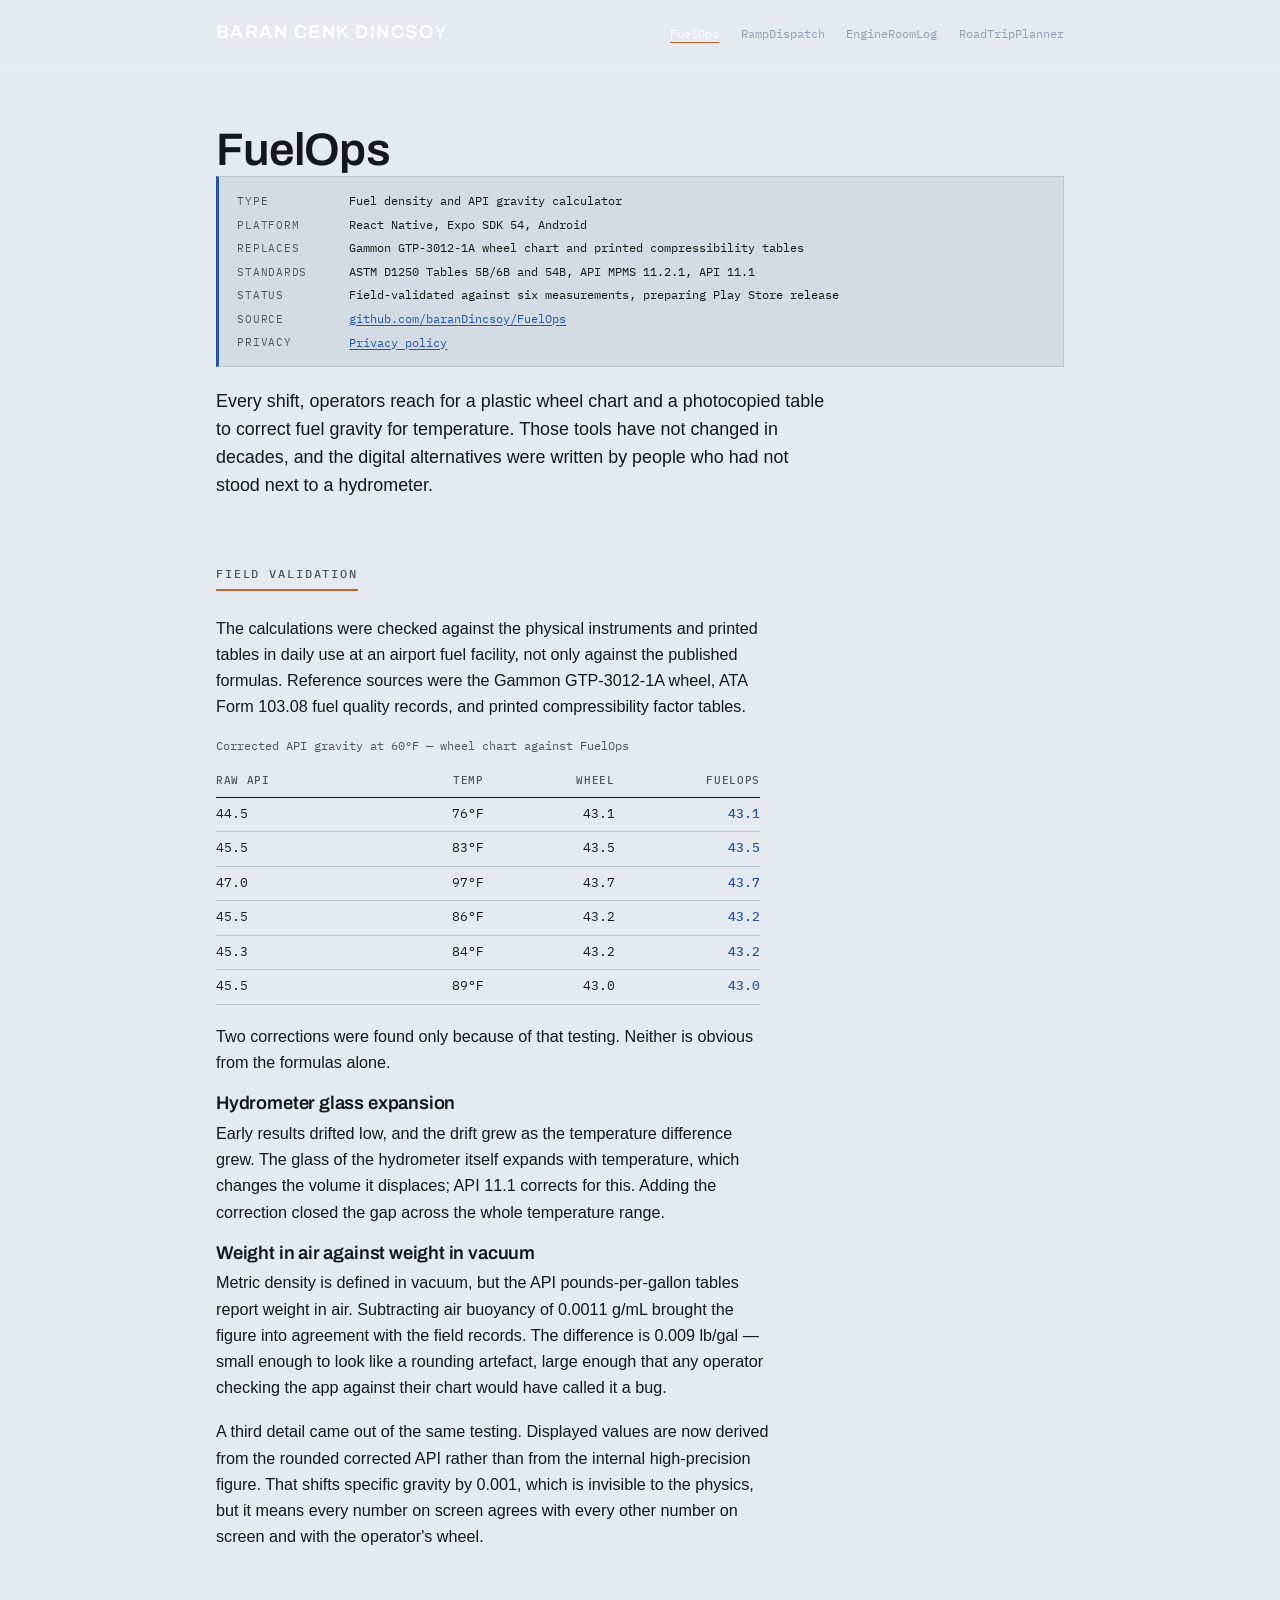
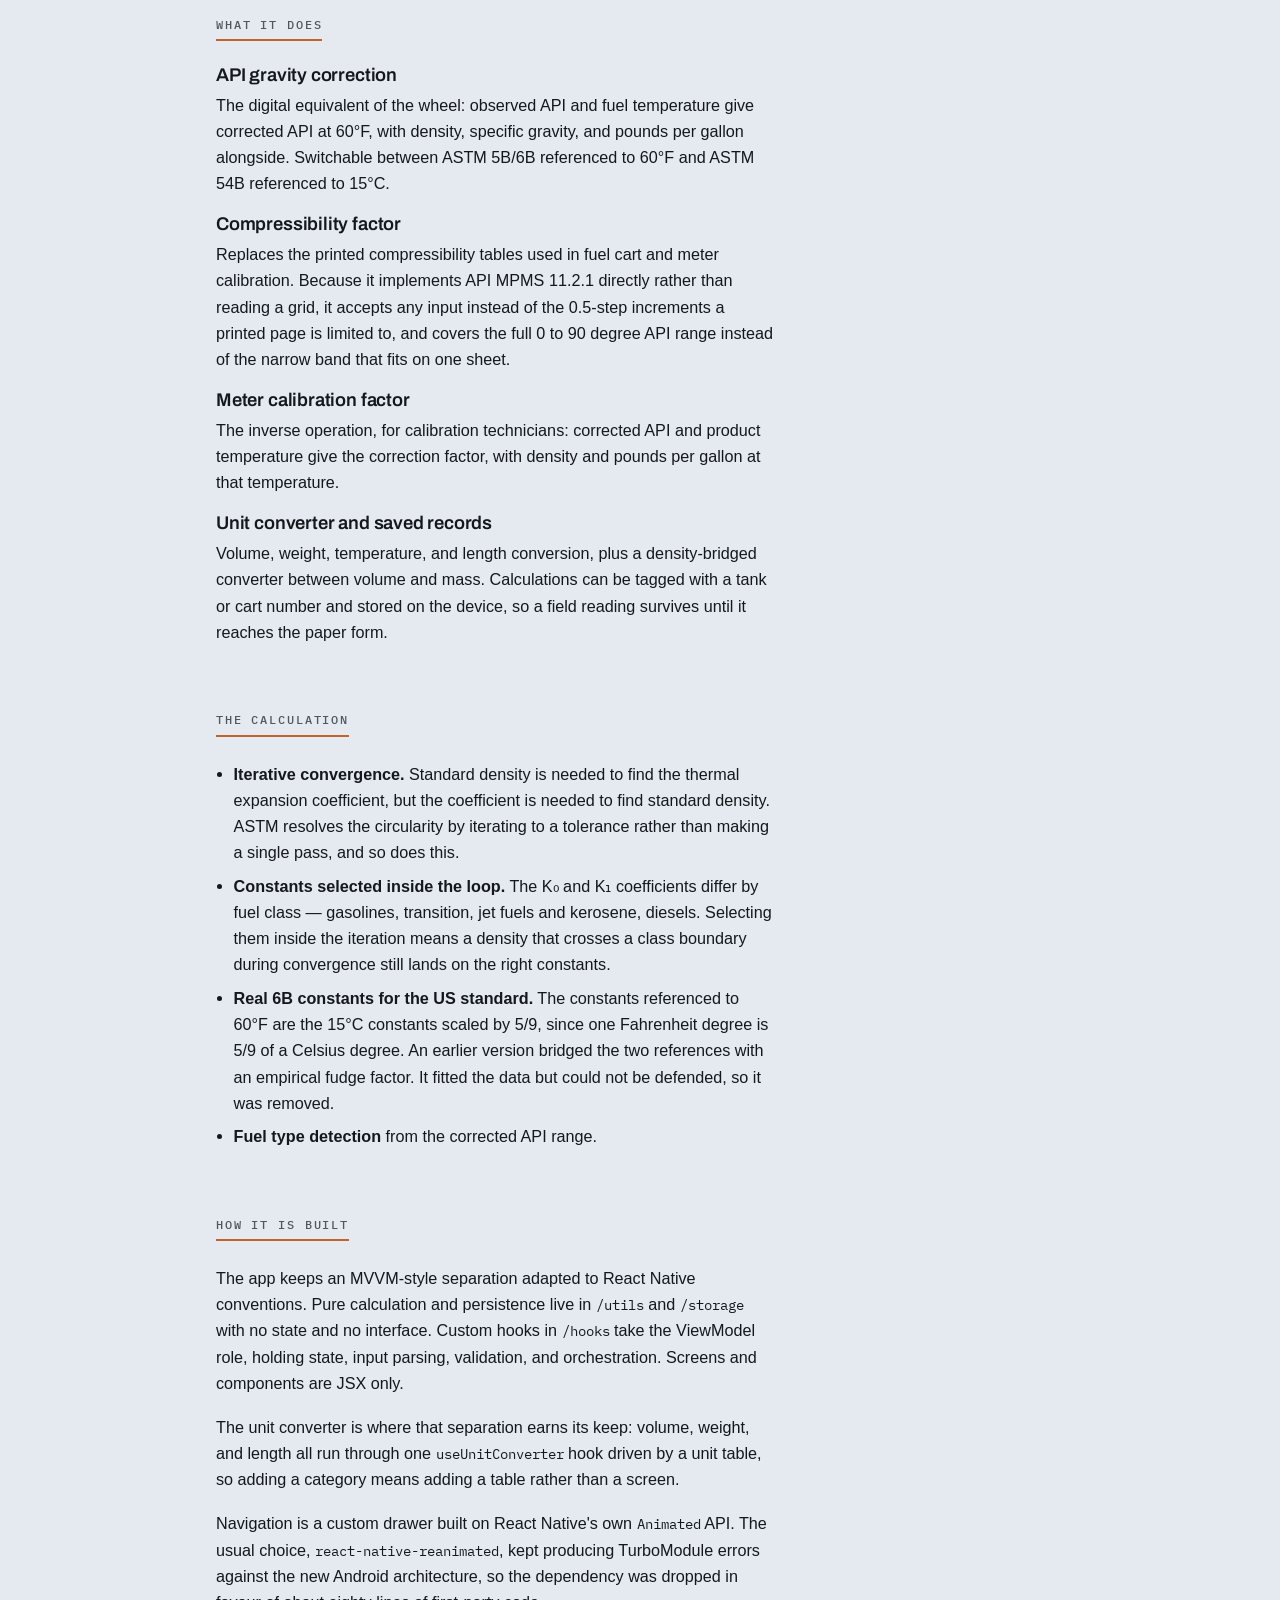
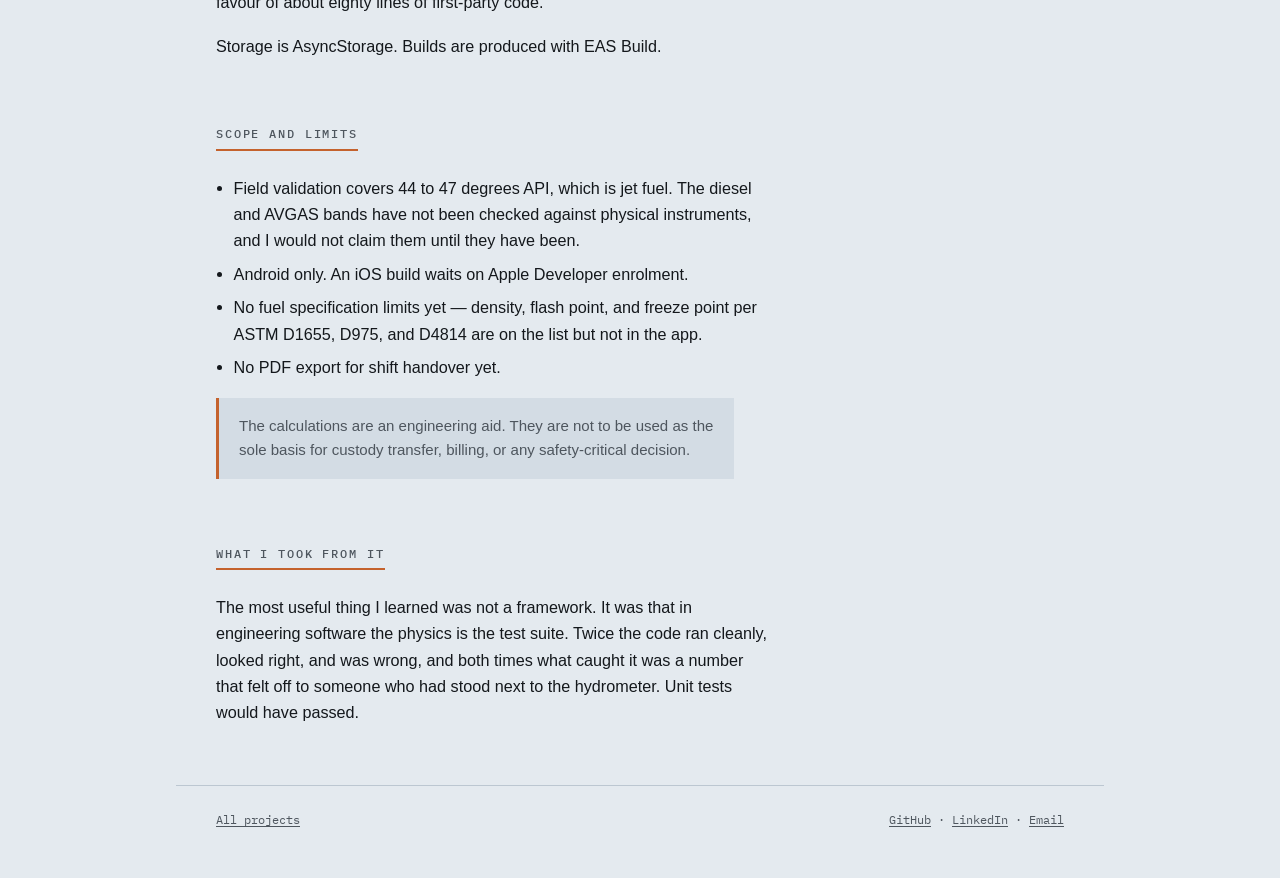
<file: fuelops/fuelops--index.html>
<!DOCTYPE html>
<html lang="en">
<head>
<meta charset="utf-8">
<meta name="viewport" content="width=device-width, initial-scale=1">
<title>FuelOps — Baran Cenk Dincsoy</title>
<meta name="description" content="A React Native fuel density and API gravity calculator implementing ASTM D1250 and API MPMS 11.2.1, validated against instruments at an airport fuel facility.">
<link rel="preconnect" href="https://fonts.googleapis.com">
<link rel="preconnect" href="https://fonts.gstatic.com" crossorigin>
<link href="https://fonts.googleapis.com/css2?family=Archivo:wght@500;600&family=IBM+Plex+Mono:wght@400;500&family=Source+Serif+4:ital,opsz,wght@0,8..60,400;0,8..60,600;1,8..60,400&display=swap" rel="stylesheet">
<link rel="stylesheet" href="/assets/site.css">
</head>
<body>

<a class="skip" href="#main">Skip to content</a>

<header class="masthead">
  <div class="wrap masthead-inner">
    <a class="wordmark" href="/">Baran Cenk Dincsoy</a>
    <nav aria-label="Projects">
      <a href="/fuelops/" aria-current="page">FuelOps</a>
      <a href="/rampdispatch/">RampDispatch</a>
      <a href="/engineroomlog/">EngineRoomLog</a>
      <a href="/roadtripplanner/">RoadTripPlanner</a>
    </nav>
  </div>
</header>

<main id="main" class="wrap">

  <section class="band">
    <h1>FuelOps</h1>
    <dl class="plate">
      <dt>Type</dt><dd>Fuel density and API gravity calculator</dd>
      <dt>Platform</dt><dd>React Native, Expo SDK 54, Android</dd>
      <dt>Replaces</dt><dd>Gammon GTP-3012-1A wheel chart and printed compressibility tables</dd>
      <dt>Standards</dt><dd>ASTM D1250 Tables 5B/6B and 54B, API MPMS 11.2.1, API 11.1</dd>
      <dt>Status</dt><dd>Field-validated against six measurements, preparing Play Store release</dd>
      <dt>Source</dt><dd><a href="https://github.com/baranDincsoy/FuelOps">github.com/baranDincsoy/FuelOps</a></dd>
      <dt>Privacy</dt><dd><a href="/fuelops/privacy/">Privacy policy</a></dd>
    </dl>
    <p class="lede">Every shift, operators reach for a plastic wheel chart and a photocopied table to correct fuel gravity for temperature. Those tools have not changed in decades, and the digital alternatives were written by people who had not stood next to a hydrometer.</p>
  </section>

  <!--
    Screenshots. Save the images from the README into /assets/images/ first,
    then delete these comment markers to show them.

  <section class="band">
    <h2>Screens</h2>
    <div class="shots">
      <img src="/assets/images/fuelops-1.png" alt="API gravity correction screen showing observed API, temperature, and corrected values.">
      <img src="/assets/images/fuelops-2.png" alt="Compressibility factor screen.">
      <img src="/assets/images/fuelops-3.png" alt="Meter calibration factor screen.">
      <img src="/assets/images/fuelops-4.png" alt="Unit converter screen.">
      <img src="/assets/images/fuelops-5.png" alt="Saved records screen with tank and cart tags.">
    </div>
  </section>
  -->

  <section class="band">
    <h2>Field validation</h2>
    <p>The calculations were checked against the physical instruments and printed tables in daily use at an airport fuel facility, not only against the published formulas. Reference sources were the Gammon GTP-3012-1A wheel, ATA Form 103.08 fuel quality records, and printed compressibility factor tables.</p>

    <div class="table-scroll">
      <table>
        <caption>Corrected API gravity at 60&deg;F — wheel chart against FuelOps</caption>
        <thead>
          <tr><th scope="col">Raw API</th><th scope="col">Temp</th><th scope="col">Wheel</th><th scope="col">FuelOps</th></tr>
        </thead>
        <tbody>
          <tr><td>44.5</td><td>76&deg;F</td><td>43.1</td><td>43.1</td></tr>
          <tr><td>45.5</td><td>83&deg;F</td><td>43.5</td><td>43.5</td></tr>
          <tr><td>47.0</td><td>97&deg;F</td><td>43.7</td><td>43.7</td></tr>
          <tr><td>45.5</td><td>86&deg;F</td><td>43.2</td><td>43.2</td></tr>
          <tr><td>45.3</td><td>84&deg;F</td><td>43.2</td><td>43.2</td></tr>
          <tr><td>45.5</td><td>89&deg;F</td><td>43.0</td><td>43.0</td></tr>
        </tbody>
      </table>
    </div>

    <p>Two corrections were found only because of that testing. Neither is obvious from the formulas alone.</p>

    <h3>Hydrometer glass expansion</h3>
    <p>Early results drifted low, and the drift grew as the temperature difference grew. The glass of the hydrometer itself expands with temperature, which changes the volume it displaces; API 11.1 corrects for this. Adding the correction closed the gap across the whole temperature range.</p>

    <h3>Weight in air against weight in vacuum</h3>
    <p>Metric density is defined in vacuum, but the API pounds-per-gallon tables report weight in air. Subtracting air buoyancy of 0.0011 g/mL brought the figure into agreement with the field records. The difference is 0.009 lb/gal — small enough to look like a rounding artefact, large enough that any operator checking the app against their chart would have called it a bug.</p>

    <p>A third detail came out of the same testing. Displayed values are now derived from the rounded corrected API rather than from the internal high-precision figure. That shifts specific gravity by 0.001, which is invisible to the physics, but it means every number on screen agrees with every other number on screen and with the operator's wheel.</p>
  </section>

  <section class="band">
    <h2>What it does</h2>

    <h3>API gravity correction</h3>
    <p>The digital equivalent of the wheel: observed API and fuel temperature give corrected API at 60&deg;F, with density, specific gravity, and pounds per gallon alongside. Switchable between ASTM 5B/6B referenced to 60&deg;F and ASTM 54B referenced to 15&deg;C.</p>

    <h3>Compressibility factor</h3>
    <p>Replaces the printed compressibility tables used in fuel cart and meter calibration. Because it implements API MPMS 11.2.1 directly rather than reading a grid, it accepts any input instead of the 0.5-step increments a printed page is limited to, and covers the full 0 to 90 degree API range instead of the narrow band that fits on one sheet.</p>

    <h3>Meter calibration factor</h3>
    <p>The inverse operation, for calibration technicians: corrected API and product temperature give the correction factor, with density and pounds per gallon at that temperature.</p>

    <h3>Unit converter and saved records</h3>
    <p>Volume, weight, temperature, and length conversion, plus a density-bridged converter between volume and mass. Calculations can be tagged with a tank or cart number and stored on the device, so a field reading survives until it reaches the paper form.</p>
  </section>

  <section class="band">
    <h2>The calculation</h2>
    <ul>
      <li><strong>Iterative convergence.</strong> Standard density is needed to find the thermal expansion coefficient, but the coefficient is needed to find standard density. ASTM resolves the circularity by iterating to a tolerance rather than making a single pass, and so does this.</li>
      <li><strong>Constants selected inside the loop.</strong> The K&#8320; and K&#8321; coefficients differ by fuel class — gasolines, transition, jet fuels and kerosene, diesels. Selecting them inside the iteration means a density that crosses a class boundary during convergence still lands on the right constants.</li>
      <li><strong>Real 6B constants for the US standard.</strong> The constants referenced to 60&deg;F are the 15&deg;C constants scaled by 5/9, since one Fahrenheit degree is 5/9 of a Celsius degree. An earlier version bridged the two references with an empirical fudge factor. It fitted the data but could not be defended, so it was removed.</li>
      <li><strong>Fuel type detection</strong> from the corrected API range.</li>
    </ul>
  </section>

  <section class="band">
    <h2>How it is built</h2>
    <p>The app keeps an MVVM-style separation adapted to React Native conventions. Pure calculation and persistence live in <code>/utils</code> and <code>/storage</code> with no state and no interface. Custom hooks in <code>/hooks</code> take the ViewModel role, holding state, input parsing, validation, and orchestration. Screens and components are JSX only.</p>
    <p>The unit converter is where that separation earns its keep: volume, weight, and length all run through one <code>useUnitConverter</code> hook driven by a unit table, so adding a category means adding a table rather than a screen.</p>
    <p>Navigation is a custom drawer built on React Native's own <code>Animated</code> API. The usual choice, <code>react-native-reanimated</code>, kept producing TurboModule errors against the new Android architecture, so the dependency was dropped in favour of about eighty lines of first-party code.</p>
    <p>Storage is AsyncStorage. Builds are produced with EAS Build.</p>
  </section>

  <section class="band">
    <h2>Scope and limits</h2>
    <ul>
      <li>Field validation covers 44 to 47 degrees API, which is jet fuel. The diesel and AVGAS bands have not been checked against physical instruments, and I would not claim them until they have been.</li>
      <li>Android only. An iOS build waits on Apple Developer enrolment.</li>
      <li>No fuel specification limits yet — density, flash point, and freeze point per ASTM D1655, D975, and D4814 are on the list but not in the app.</li>
      <li>No PDF export for shift handover yet.</li>
    </ul>
    <div class="note">
      <p>The calculations are an engineering aid. They are not to be used as the sole basis for custody transfer, billing, or any safety-critical decision.</p>
    </div>
  </section>

  <section class="band">
    <h2>What I took from it</h2>
    <p>The most useful thing I learned was not a framework. It was that in engineering software the physics is the test suite. Twice the code ran cleanly, looked right, and was wrong, and both times what caught it was a number that felt off to someone who had stood next to the hydrometer. Unit tests would have passed.</p>
  </section>

</main>

<footer class="colophon wrap">
  <span><a href="/">All projects</a></span>
  <span>
    <a href="https://github.com/baranDincsoy">GitHub</a> &middot;
    <a href="https://www.linkedin.com/in/YOUR-LINKEDIN-SLUG/">LinkedIn</a> &middot;
    <a href="mailto:YOUR-EMAIL@example.com">Email</a>
  </span>
</footer>

</body>
</html>
</file>
<file: assets/site.css>
/* ==========================================================================
   barandincsoy.com — single stylesheet
   Paper body, deep marine bands, drafting blue + amber accents.
   No frameworks, no build step.
   ========================================================================== */

:root {
  --paper:     #E4EAEF;  /* page — drafting paper tint */
  --surface:   #FFFFFF;  /* cards sit above the page */
  --paper-alt: #D3DCE4;  /* nameplate and note fill */
  --ink:       #14181C;
  --machine:   #4E565E;
  --rule:      #BCC7D1;

  --navy:      #14202E;
  --navy-deep: #0D1620;
  --steel:     #8FA0B2;

  --draft:     #2456A6;
  --draft-dim: #1B3F7A;
  --amber:     #C4622D;

  --font-display: "Archivo", "Helvetica Neue", Arial, sans-serif;
  --font-body:    "IBM Plex Sans", "Segoe UI", Arial, sans-serif;
  --font-mono:    "IBM Plex Mono", Consolas, monospace;

  --measure: 62ch;
  --pad:     clamp(1.25rem, 5vw, 2.5rem);
}

*, *::before, *::after { box-sizing: border-box; }

html {
  -webkit-text-size-adjust: 100%;
  scroll-behavior: smooth;
}

@media (prefers-reduced-motion: reduce) {
  html { scroll-behavior: auto; }
  *, *::before, *::after {
    animation-duration: 0.01ms !important;
    transition-duration: 0.01ms !important;
  }
}

body {
  margin: 0;
  background: var(--paper);
  color: var(--ink);
  font-family: var(--font-body);
  font-size: 1.0125rem;
  line-height: 1.62;
  font-synthesis-weight: none;
}

img { max-width: 100%; display: block; }

/* --------------------------------------------------------------------------
   Layout
   -------------------------------------------------------------------------- */

.wrap {
  width: 100%;
  max-width: 58rem;
  margin-inline: auto;
  padding-inline: var(--pad);
}

.skip {
  position: absolute;
  left: -9999px;
  top: 0;
  background: var(--amber);
  color: #fff;
  padding: 0.6rem 1rem;
  font-family: var(--font-mono);
  font-size: 0.8rem;
  z-index: 20;
}
.skip:focus { left: 0; }

:focus-visible { outline: 2px solid var(--amber); outline-offset: 3px; }

/* --------------------------------------------------------------------------
   Dark bands — masthead and hero live inside .topbar
   -------------------------------------------------------------------------- */

.topbar { background: var(--navy); color: #fff; }

.masthead {
  border-bottom: 1px solid rgba(255, 255, 255, 0.12);
  padding-block: 1.15rem;
}

.masthead-inner {
  display: flex;
  flex-wrap: wrap;
  align-items: baseline;
  justify-content: space-between;
  gap: 0.75rem 1.5rem;
}

.wordmark {
  font-family: var(--font-display);
  font-weight: 600;
  font-size: 1.15rem;
  letter-spacing: 0.08em;
  text-transform: uppercase;
  color: #fff;
  text-decoration: none;
}
.wordmark:hover { color: var(--amber); }

.masthead nav {
  display: flex;
  flex-wrap: wrap;
  gap: 0.35rem 1.35rem;
  font-family: var(--font-mono);
  font-size: 0.76rem;
}

.masthead nav a { color: var(--steel); text-decoration: none; }

.masthead nav a:hover,
.masthead nav a[aria-current="page"] {
  color: #fff;
  text-decoration: underline;
  text-underline-offset: 0.3em;
  text-decoration-color: var(--amber);
}

/* Home hero */
.hero { padding-block: 4rem 3.5rem; }

.hero h1 {
  color: #fff;
  font-size: clamp(2rem, 5.5vw, 3.1rem);
  letter-spacing: -0.022em;
  margin-bottom: 1.25rem;
}

.hero p { color: #C9D4DF; max-width: 58ch; font-size: 1.05rem; }
.hero p:last-of-type { margin-bottom: 0; }
.hero .accent { color: var(--amber); }

.strip {
  display: flex;
  flex-wrap: wrap;
  margin-top: 2.25rem;
  padding-top: 1.5rem;
  border-top: 1px solid rgba(255, 255, 255, 0.14);
  font-family: var(--font-mono);
  font-size: 0.72rem;
  letter-spacing: 0.06em;
  text-transform: uppercase;
  color: var(--steel);
}

.strip span { white-space: nowrap; }

.strip span + span::before {
  content: "\2192";
  color: var(--amber);
  padding-inline: 0.7rem;
}

/* Project page hero */
.page-hero { padding-block: 3rem 2.5rem; }

.page-hero .kicker {
  font-family: var(--font-mono);
  font-size: 0.72rem;
  letter-spacing: 0.14em;
  text-transform: uppercase;
  color: var(--amber);
  display: block;
  margin-bottom: 0.7rem;
}

.page-hero h1 {
  color: #fff;
  font-size: clamp(2.1rem, 6vw, 3.4rem);
  letter-spacing: -0.025em;
  margin-bottom: 1rem;
}

.page-hero p { color: #C9D4DF; max-width: 56ch; font-size: 1.05rem; }
.page-hero p:last-child { margin-bottom: 0; }

/* Nameplate inverted, for use on the dark band */
.plate-dark {
  border: 1px solid rgba(255, 255, 255, 0.18);
  border-left: 3px solid var(--amber);
  padding: 1rem 1.2rem;
  margin: 2rem 0 0;
  font-family: var(--font-mono);
  font-size: 0.78rem;
  line-height: 1.5;
  display: grid;
  grid-template-columns: 6.5rem 1fr;
  gap: 0.35rem 1rem;
}

.plate-dark dt {
  color: var(--steel);
  letter-spacing: 0.08em;
  text-transform: uppercase;
  font-size: 0.68rem;
  padding-top: 0.2em;
}

.plate-dark dd { margin: 0; color: #E8EEF4; }
.plate-dark dd a { color: #fff; overflow-wrap: anywhere; }
.plate-dark dd a:hover { color: var(--amber); }

@media (max-width: 34rem) {
  .plate-dark { grid-template-columns: 1fr; gap: 0; }
  .plate-dark dt { margin-top: 0.65rem; }
  .plate-dark dt:first-of-type { margin-top: 0; }
}

/* --------------------------------------------------------------------------
   Typography
   -------------------------------------------------------------------------- */

h1, h2, h3 {
  font-family: var(--font-display);
  font-weight: 600;
  line-height: 1.15;
  letter-spacing: -0.01em;
  margin: 0;
  text-wrap: balance;
}

h1 { font-size: clamp(2rem, 5vw, 2.85rem); letter-spacing: -0.02em; }

h2 {
  font-family: var(--font-mono);
  font-size: 0.78rem;
  font-weight: 500;
  letter-spacing: 0.15em;
  text-transform: uppercase;
  color: var(--machine);
  margin-bottom: 1.5rem;
  padding-bottom: 0.5rem;
  border-bottom: 2px solid var(--amber);
  display: inline-block;
}

h3 { font-size: 1.15rem; margin-bottom: 0.35rem; }

p { margin: 0 0 1.1em; max-width: var(--measure); }

.lede { font-size: 1.12rem; line-height: 1.55; }

a { color: var(--draft); text-underline-offset: 0.18em; }
a:hover { color: var(--draft-dim); }

strong { font-weight: 600; }
code, .mono { font-family: var(--font-mono); font-size: 0.88em; }

.band { margin-bottom: 3.75rem; }
.band > :last-child { margin-bottom: 0; }

.band ul { max-width: var(--measure); padding-left: 1.1rem; margin: 0 0 1.1em; }
.band li { margin-bottom: 0.45em; }

main { padding-top: 3.5rem; }

/* --------------------------------------------------------------------------
   Stat blocks — the numbers get to be loud
   -------------------------------------------------------------------------- */

.stats {
  display: grid;
  grid-template-columns: repeat(auto-fit, minmax(11rem, 1fr));
  gap: 1px;
  background: var(--rule);
  border: 1px solid var(--rule);
  margin-bottom: 2rem;
  list-style: none;
  padding: 0;
}

.stats li {
  background: var(--surface);
  padding: 1.35rem 1.25rem;
  margin: 0;
}

.stats .figure {
  font-family: var(--font-display);
  font-weight: 600;
  font-size: 2rem;
  line-height: 1;
  letter-spacing: -0.03em;
  color: var(--draft);
  display: block;
  margin-bottom: 0.5rem;
}

.stats .figure.warm { color: var(--amber); }

.stats .caption {
  font-family: var(--font-mono);
  font-size: 0.72rem;
  line-height: 1.5;
  color: var(--machine);
  display: block;
}

/* --------------------------------------------------------------------------
   Feature grid
   -------------------------------------------------------------------------- */

.features {
  display: grid;
  grid-template-columns: repeat(auto-fit, minmax(16rem, 1fr));
  gap: 1.5rem;
  list-style: none;
  margin: 0;
  padding: 0;
}

.features li {
  border-top: 2px solid var(--ink);
  padding-top: 1rem;
  margin: 0;
}

.features h3 { margin-bottom: 0.4rem; }
.features p { margin-bottom: 0; font-size: 0.95rem; color: var(--machine); max-width: none; }

/* --------------------------------------------------------------------------
   Nameplate on paper
   -------------------------------------------------------------------------- */

.plate {
  border: 1px solid var(--rule);
  border-left: 3px solid var(--draft);
  background: var(--paper-alt);
  padding: 0.9rem 1.15rem;
  margin: 0 0 1.35rem;
  font-family: var(--font-mono);
  font-size: 0.78rem;
  line-height: 1.5;
  display: grid;
  grid-template-columns: 6rem 1fr;
  gap: 0.3rem 1rem;
}

.plate dt {
  color: var(--machine);
  letter-spacing: 0.07em;
  text-transform: uppercase;
  font-size: 0.68rem;
  padding-top: 0.15em;
}

.plate dd { margin: 0; color: var(--ink); }
.plate dd a { overflow-wrap: anywhere; }

@media (max-width: 34rem) {
  .plate { grid-template-columns: 1fr; gap: 0; }
  .plate dt { margin-top: 0.6rem; }
  .plate dt:first-of-type { margin-top: 0; }
}

/* --------------------------------------------------------------------------
   Tech chips
   -------------------------------------------------------------------------- */

.chips {
  display: flex;
  flex-wrap: wrap;
  gap: 0.4rem;
  list-style: none;
  margin: 0 0 1.25rem;
  padding: 0;
}

.chips li {
  font-family: var(--font-mono);
  font-size: 0.7rem;
  letter-spacing: 0.03em;
  color: var(--machine);
  border: 1px solid var(--rule);
  padding: 0.2rem 0.55rem;
  margin: 0;
  background: var(--surface);
}

/* --------------------------------------------------------------------------
   Screenshots
   -------------------------------------------------------------------------- */

.shots {
  display: grid;
  grid-template-columns: repeat(3, 1fr);
  gap: 0.9rem;
  padding: 1.25rem;
  background: var(--navy-deep);
  margin-bottom: 1.25rem;
}

.shots img {
  width: 100%;
  height: auto;
  border: 1px solid rgba(255, 255, 255, 0.15);
}

/* Dense gallery — for projects with many screens */
.shots.dense { grid-template-columns: repeat(4, 1fr); gap: 0.6rem; }

@media (max-width: 46rem) {
  .shots.dense { grid-template-columns: repeat(3, 1fr); }
}

@media (max-width: 34rem) {
  .shots.dense { grid-template-columns: repeat(2, 1fr); }
}

/* Screenshots that open full size in a new tab */
.shots a { display: block; }
.shots a img { transition: opacity 140ms ease; }
.shots a:hover img { opacity: 0.75; }

.shot-strip {
  display: grid;
  grid-template-columns: repeat(3, 1fr);
  gap: 0.75rem;
  margin-bottom: 1.4rem;
  background: var(--navy-deep);
  padding: 1rem;
}

.shot-strip img {
  width: 100%;
  height: auto;
  border: 1px solid rgba(255, 255, 255, 0.15);
}

.shot-placeholder {
  background: var(--navy-deep);
  color: var(--steel);
  font-family: var(--font-mono);
  font-size: 0.74rem;
  line-height: 1.7;
  padding: 2.5rem 1.25rem;
  text-align: center;
  margin-bottom: 1.4rem;
  border: 1px dashed rgba(255, 255, 255, 0.25);
}

/* --------------------------------------------------------------------------
   Project cards (homepage)
   -------------------------------------------------------------------------- */

.projects { margin: 0; padding: 0; list-style: none; }

.project {
  position: relative;
  border: 1px solid var(--rule);
  background: var(--surface);
  padding: 1.75rem;
  margin-bottom: 2rem;
}

.project:hover { border-color: var(--draft); }

.project h3 { font-size: 1.5rem; margin-bottom: 0.9rem; }
.project h3 a { color: var(--ink); text-decoration: none; }

.project h3 a::after { content: ""; position: absolute; inset: 0; }

.project:hover h3 a,
.project:focus-within h3 a {
  color: var(--draft);
  text-decoration: underline;
  text-underline-offset: 0.18em;
}

.more {
  display: inline-block;
  font-family: var(--font-mono);
  font-size: 0.76rem;
  color: var(--draft);
  letter-spacing: 0.03em;
}

.more::after {
  content: " \2192";
  display: inline-block;
  transition: transform 140ms ease;
}

.project:hover .more::after { transform: translateX(4px); }

/* --------------------------------------------------------------------------
   Timeline (About)
   -------------------------------------------------------------------------- */

.timeline { list-style: none; margin: 0; padding: 0 0 0 2.25rem; position: relative; }

.timeline::before {
  content: "";
  position: absolute;
  left: 0.55rem;
  top: 0.6rem;
  bottom: 0.6rem;
  width: 1px;
  background: var(--rule);
}

.entry { position: relative; margin-bottom: 2.5rem; max-width: var(--measure); }
.entry:last-child { margin-bottom: 0; }

.entry::before {
  content: "";
  position: absolute;
  left: -2.25rem;
  top: 0.45rem;
  width: 0.7rem;
  height: 0.7rem;
  border-radius: 50%;
  background: var(--surface);
  border: 2px solid var(--amber);
}

.entry .when {
  font-family: var(--font-mono);
  font-size: 0.72rem;
  letter-spacing: 0.08em;
  text-transform: uppercase;
  color: var(--amber);
  display: block;
  margin-bottom: 0.3rem;
}

.entry h3 { font-size: 1.05rem; margin-bottom: 0.15rem; }

.entry .where {
  font-family: var(--font-mono);
  font-size: 0.74rem;
  color: var(--machine);
  display: block;
  margin-bottom: 0.6rem;
}

.entry figure { margin: 1rem 0 0; }
.entry figure img { border: 1px solid var(--rule); }

.entry figcaption {
  font-family: var(--font-mono);
  font-size: 0.72rem;
  color: var(--machine);
  padding-top: 0.5rem;
}

.photo-placeholder {
  background: var(--paper-alt);
  border: 1px dashed var(--rule);
  color: var(--machine);
  font-family: var(--font-mono);
  font-size: 0.73rem;
  line-height: 1.7;
  padding: 2.25rem 1rem;
  text-align: center;
  margin-top: 1rem;
}

/* --------------------------------------------------------------------------
   Contact
   -------------------------------------------------------------------------- */

.contact { background: var(--navy); color: #fff; padding-block: 3.5rem; margin-top: 1rem; }
.contact h2 { color: var(--steel); border-bottom-color: var(--amber); }
.contact p { color: #C9D4DF; }

.contact-links {
  list-style: none;
  margin: 1.75rem 0 0;
  padding: 0;
  display: grid;
  gap: 1.1rem;
  font-family: var(--font-mono);
  font-size: 0.84rem;
}

.contact-links a {
  color: #fff;
  text-decoration: none;
  border-bottom: 1px solid var(--amber);
  padding-bottom: 0.15rem;
}
.contact-links a:hover { color: var(--amber); }

.contact-links .label {
  color: var(--steel);
  text-transform: uppercase;
  letter-spacing: 0.09em;
  font-size: 0.68rem;
  display: block;
  margin-bottom: 0.25rem;
}

/* --------------------------------------------------------------------------
   Data table
   -------------------------------------------------------------------------- */

.table-scroll { overflow-x: auto; margin-bottom: 1.15rem; }

table {
  border-collapse: collapse;
  font-family: var(--font-mono);
  font-size: 0.8rem;
  min-width: 22rem;
  width: 100%;
  max-width: 34rem;
}

caption {
  text-align: left;
  font-family: var(--font-mono);
  font-size: 0.73rem;
  color: var(--machine);
  padding-bottom: 0.6rem;
}

th, td {
  text-align: right;
  padding: 0.4rem 1rem 0.4rem 0;
  border-bottom: 1px solid var(--rule);
}

th:first-child, td:first-child { text-align: left; }
th:last-child, td:last-child { padding-right: 0; }

thead th {
  font-weight: 500;
  color: var(--machine);
  letter-spacing: 0.06em;
  text-transform: uppercase;
  font-size: 0.69rem;
  border-bottom-color: var(--ink);
}

tbody td:last-child { color: var(--draft); font-weight: 500; }

/* --------------------------------------------------------------------------
   Notes
   -------------------------------------------------------------------------- */

.note {
  border-left: 3px solid var(--amber);
  background: var(--paper-alt);
  padding: 1rem 1.25rem;
  color: var(--machine);
  font-size: 0.94rem;
  max-width: var(--measure);
}

.note p:last-child { margin-bottom: 0; }

/* --------------------------------------------------------------------------
   Footer
   -------------------------------------------------------------------------- */

.colophon {
  border-top: 1px solid var(--rule);
  padding-block: 1.5rem 3rem;
  margin-top: 3rem;
  font-family: var(--font-mono);
  font-size: 0.75rem;
  color: var(--machine);
  display: flex;
  flex-wrap: wrap;
  gap: 0.5rem 1.5rem;
  justify-content: space-between;
}

.colophon a { color: var(--machine); }
.colophon a:hover { color: var(--amber); }

@media (max-width: 34rem) {
  .shots,
  .shot-strip { grid-template-columns: repeat(2, 1fr); }
  .project { padding: 1.25rem; }
  .stats .figure { font-size: 1.7rem; }
}

/* --------------------------------------------------------------------------
   Hero with portrait
   -------------------------------------------------------------------------- */

.hero-grid {
  display: grid;
  grid-template-columns: 17rem 1fr;
  gap: 2.75rem;
  align-items: start;
}

.portrait {
  width: 100%;
  aspect-ratio: 4 / 5;
  object-fit: cover;
  border: 1px solid rgba(255, 255, 255, 0.25);
  border-left: 3px solid var(--amber);
}

@media (max-width: 46rem) {
  .hero-grid { grid-template-columns: 13rem 1fr; gap: 1.75rem; }
}

@media (max-width: 34rem) {
  .hero-grid { grid-template-columns: 1fr; gap: 1.5rem; }
  .portrait { width: 11rem; }
}

/* --------------------------------------------------------------------------
   Buttons
   -------------------------------------------------------------------------- */

.actions {
  display: flex;
  flex-wrap: wrap;
  gap: 0.75rem;
  margin-top: 1.75rem;
}

.btn {
  display: inline-flex;
  align-items: center;
  gap: 0.5rem;
  font-family: var(--font-mono);
  font-size: 0.78rem;
  letter-spacing: 0.06em;
  text-transform: uppercase;
  text-decoration: none;
  padding: 0.65rem 1.15rem;
  border: 1px solid var(--amber);
  transition: background-color 140ms ease, color 140ms ease;
}

.btn-solid { background: var(--amber); color: #fff; }
.btn-solid:hover { background: #A94F22; color: #fff; }

.btn-ghost { background: transparent; color: #fff; border-color: rgba(255, 255, 255, 0.35); }
.btn-ghost:hover { background: rgba(255, 255, 255, 0.1); color: #fff; border-color: #fff; }

.btn svg { width: 1rem; height: 1rem; fill: currentColor; flex: none; }

/* --------------------------------------------------------------------------
   Contact form
   -------------------------------------------------------------------------- */

.contact-grid {
  display: grid;
  grid-template-columns: 1fr 1fr;
  gap: 3rem;
  align-items: start;
}

@media (max-width: 46rem) {
  .contact-grid { grid-template-columns: 1fr; gap: 2.5rem; }
}

.field { display: block; margin-bottom: 1.1rem; }

.field span {
  display: block;
  font-family: var(--font-mono);
  font-size: 0.68rem;
  letter-spacing: 0.09em;
  text-transform: uppercase;
  color: var(--steel);
  margin-bottom: 0.4rem;
}

.field input,
.field textarea {
  width: 100%;
  background: rgba(255, 255, 255, 0.06);
  border: 1px solid rgba(255, 255, 255, 0.25);
  color: #fff;
  font-family: var(--font-body);
  font-size: 0.95rem;
  padding: 0.6rem 0.75rem;
}

.field textarea { min-height: 8rem; resize: vertical; }

.field input:focus,
.field textarea:focus {
  outline: 2px solid var(--amber);
  outline-offset: 1px;
  background: rgba(255, 255, 255, 0.1);
}

.field input::placeholder,
.field textarea::placeholder { color: rgba(255, 255, 255, 0.35); }

.btn-submit {
  font-family: var(--font-mono);
  font-size: 0.78rem;
  letter-spacing: 0.06em;
  text-transform: uppercase;
  padding: 0.7rem 1.4rem;
  background: var(--amber);
  color: #fff;
  border: 1px solid var(--amber);
  cursor: pointer;
}

.btn-submit:hover { background: #A94F22; }

.form-note {
  font-family: var(--font-mono);
  font-size: 0.7rem;
  color: var(--steel);
  margin-top: 0.9rem;
  max-width: none;
}
</file>
